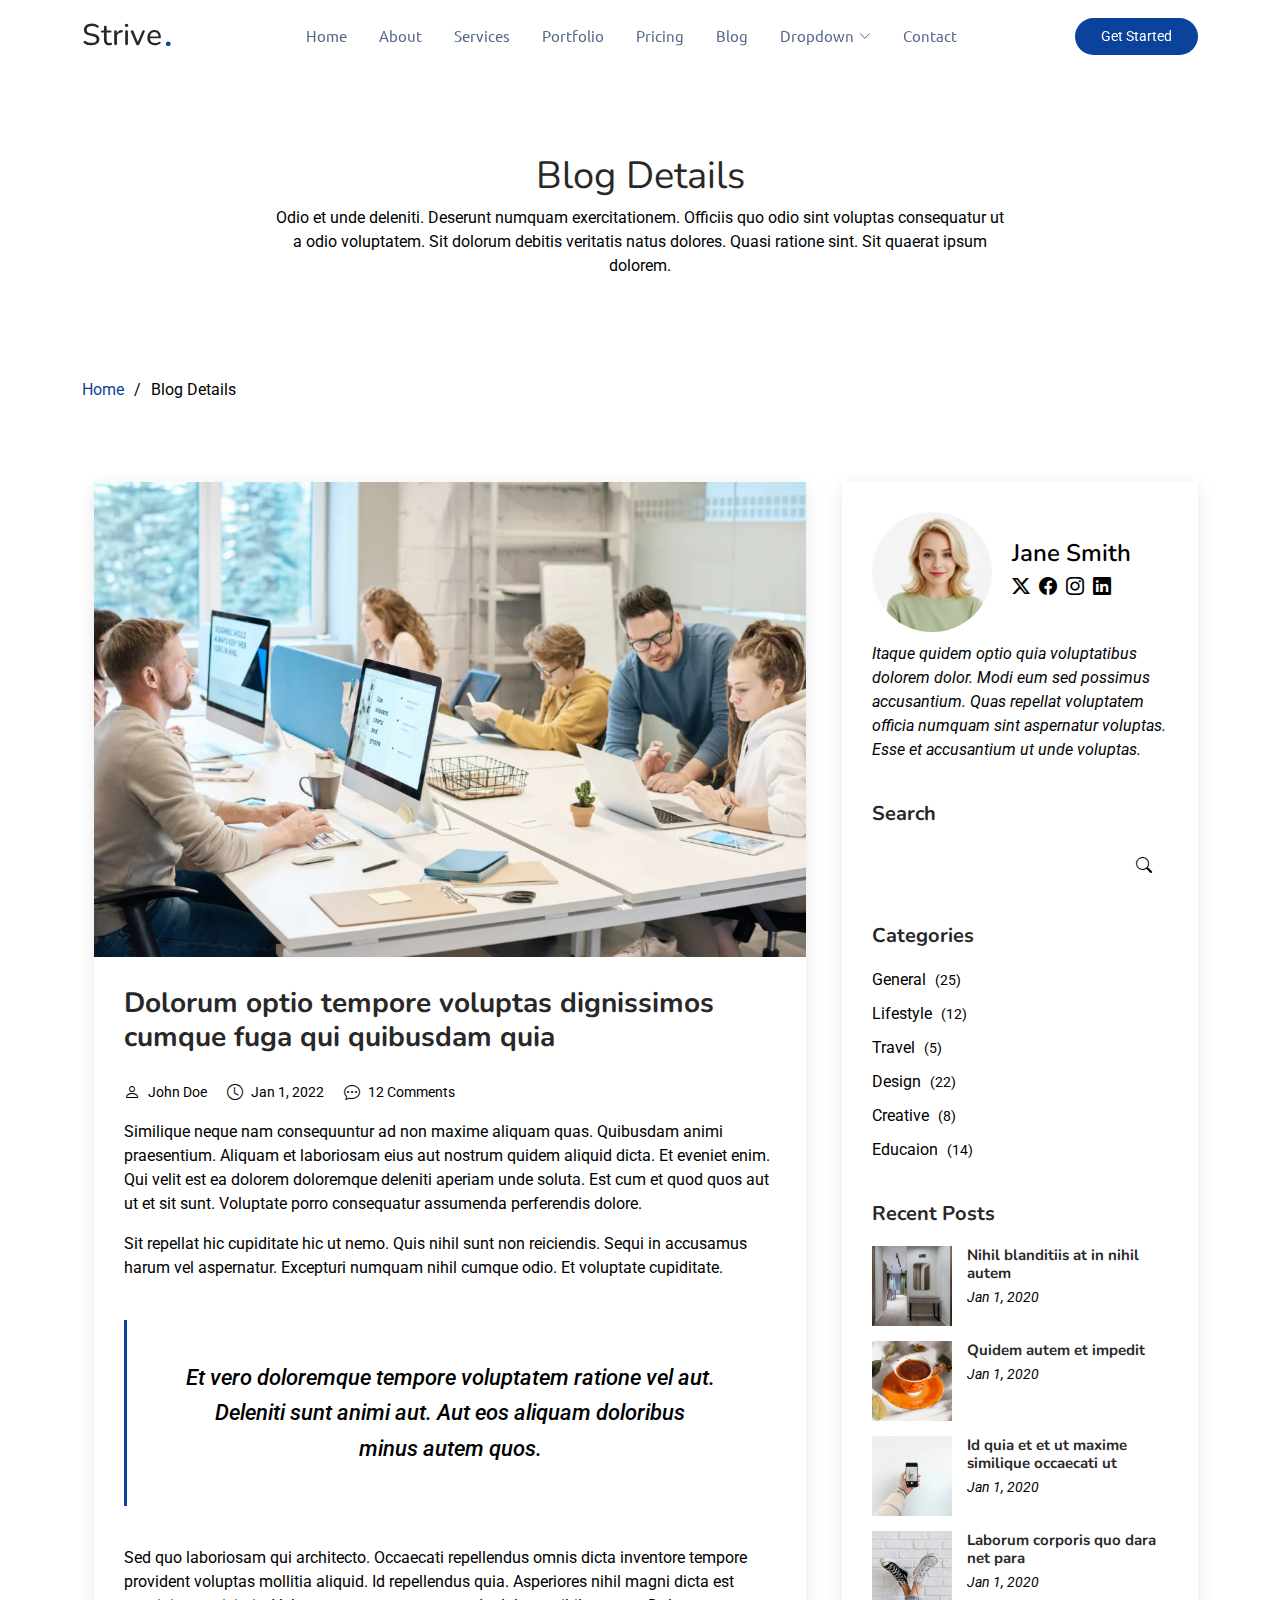
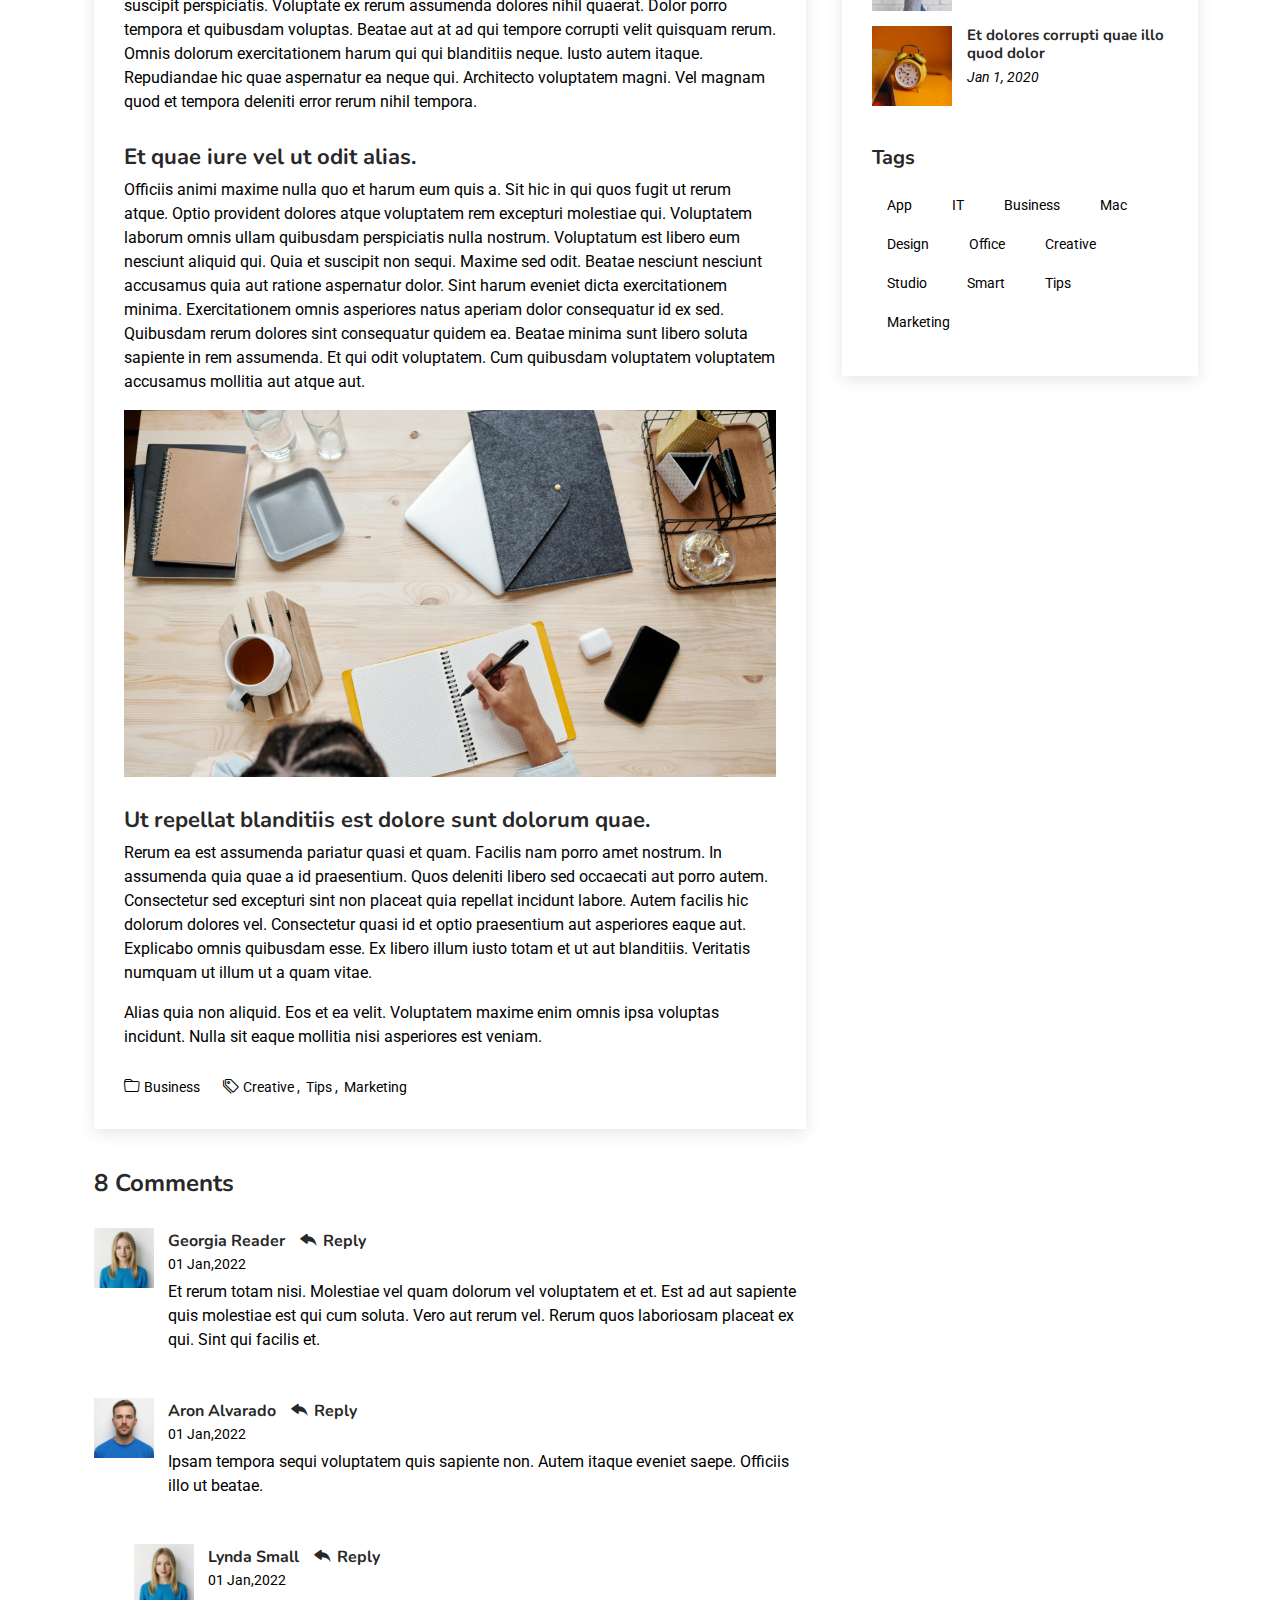
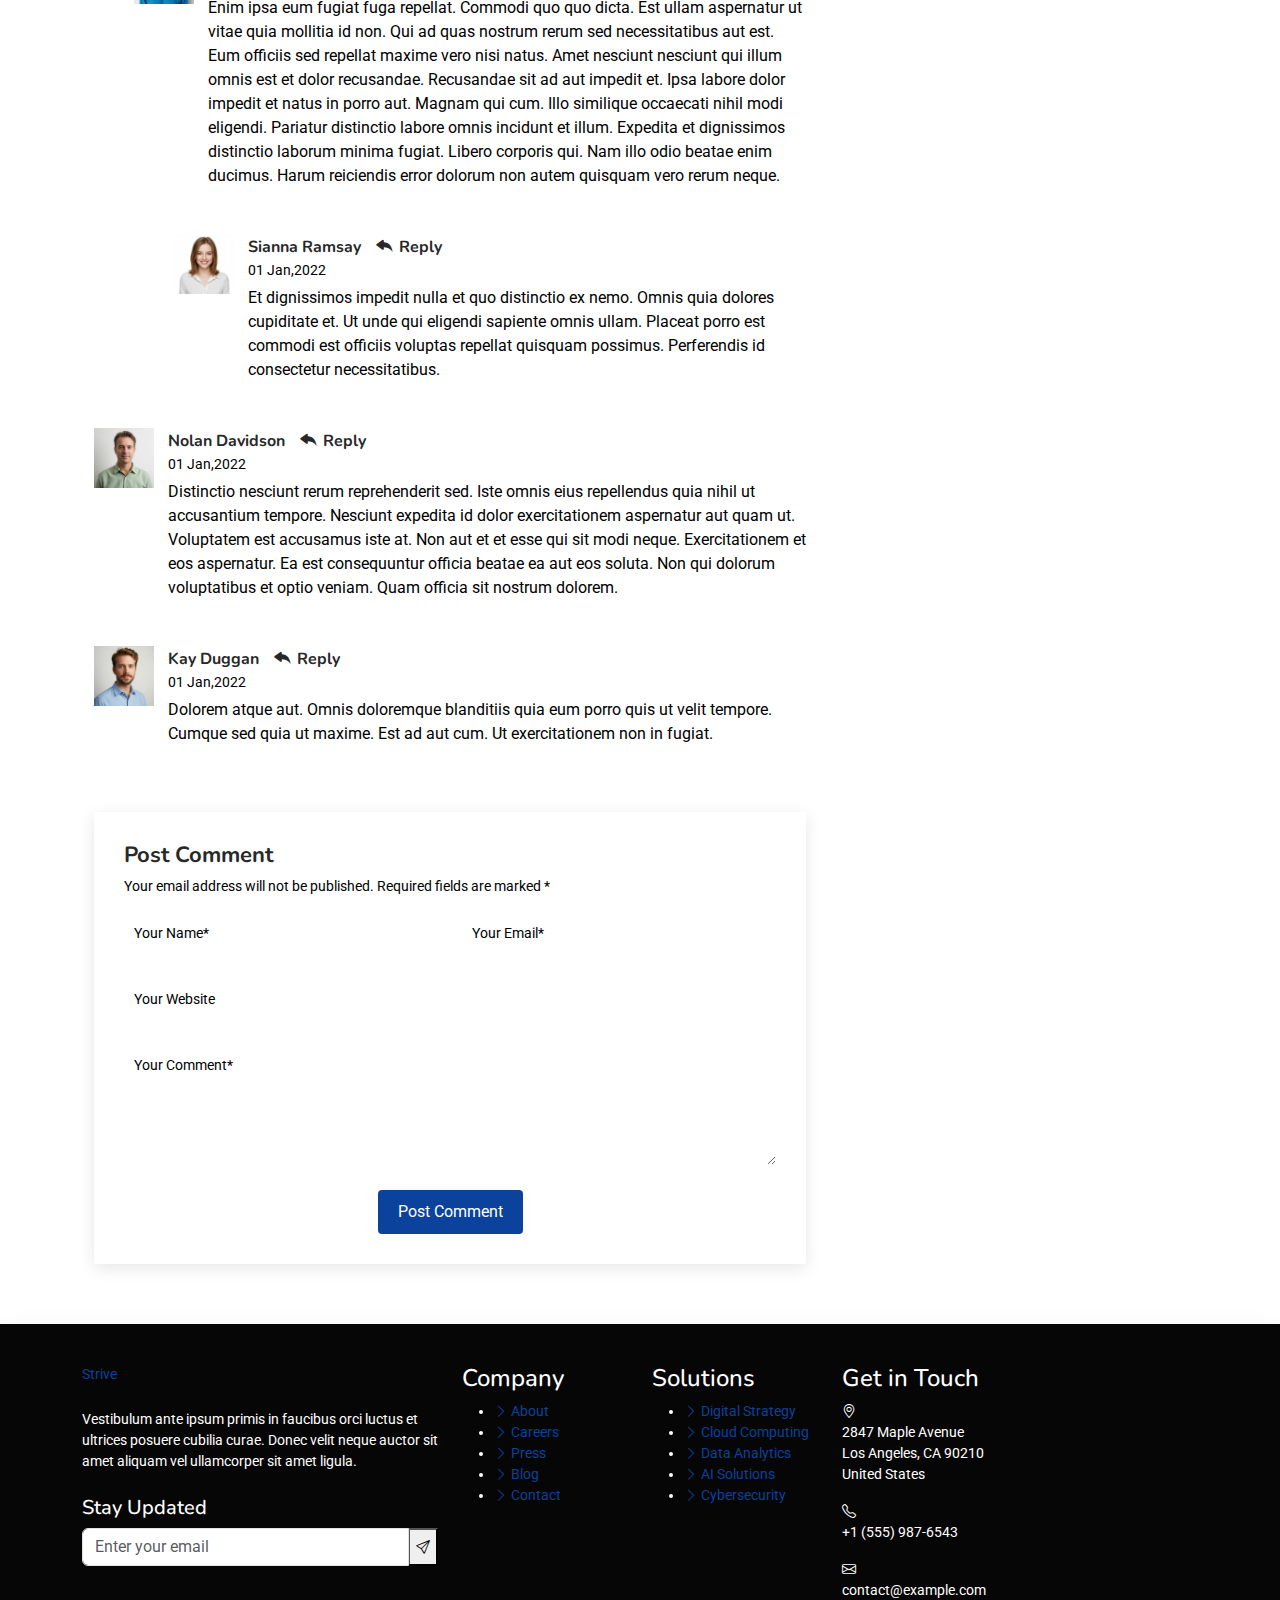
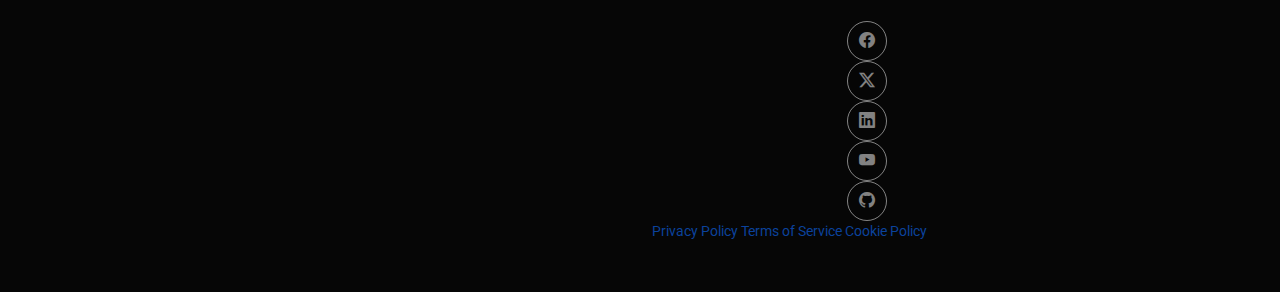
<file: blog-details.html>
<!DOCTYPE html>
<html lang="en">

<head>
  <meta charset="utf-8">
  <meta content="width=device-width, initial-scale=1.0" name="viewport">
  <title>Blog Details - Strive Bootstrap Template</title>
  <meta name="description" content="">
  <meta name="keywords" content="">

  <!-- Favicons -->
  <link href="assets/img/favicon.png" rel="icon">
  <link href="assets/img/apple-touch-icon.png" rel="apple-touch-icon">

  <!-- Fonts -->
  <link href="https://fonts.googleapis.com" rel="preconnect">
  <link href="https://fonts.gstatic.com" rel="preconnect" crossorigin>
  <link href="https://fonts.googleapis.com/css2?family=Roboto:ital,wght@0,100;0,300;0,400;0,500;0,700;0,900;1,100;1,300;1,400;1,500;1,700;1,900&family=Ubuntu:ital,wght@0,300;0,400;0,500;0,700;1,300;1,400;1,500;1,700&family=Nunito:ital,wght@0,200;0,300;0,400;0,500;0,600;0,700;0,800;0,900;1,200;1,300;1,400;1,500;1,600;1,700;1,800;1,900&display=swap" rel="stylesheet">

  <!-- Vendor CSS Files -->
  <link href="assets/vendor/bootstrap/css/bootstrap.min.css" rel="stylesheet">
  <link href="assets/vendor/bootstrap-icons/bootstrap-icons.css" rel="stylesheet">
  <link href="assets/vendor/aos/aos.css" rel="stylesheet">
  <link href="assets/vendor/swiper/swiper-bundle.min.css" rel="stylesheet">
  <link href="assets/vendor/glightbox/css/glightbox.min.css" rel="stylesheet">

  <!-- Main CSS File -->
  <link href="assets/css/main.css" rel="stylesheet">

  <!-- =======================================================
  * Template Name: Strive
  * Template URL: https://bootstrapmade.com/strive-bootstrap-business-template/
  * Updated: Sep 20 2025 with Bootstrap v5.3.8
  * Author: BootstrapMade.com
  * License: https://bootstrapmade.com/license/
  ======================================================== -->
</head>

<body class="blog-details-page">

  <header id="header" class="header d-flex align-items-center sticky-top">
    <div class="container position-relative d-flex align-items-center justify-content-between">

      <a href="index.html" class="logo d-flex align-items-center me-auto me-xl-0">
        <!-- Uncomment the line below if you also wish to use an image logo -->
        <!-- <img src="assets/img/logo.webp" alt=""> -->
        <h1 class="sitename">Strive</h1><span>.</span>
      </a>

      <nav id="navmenu" class="navmenu">
        <ul>
          <li><a href="#hero">Home</a></li>
          <li><a href="#about">About</a></li>
          <li><a href="#services">Services</a></li>
          <li><a href="#portfolio">Portfolio</a></li>
          <li><a href="#pricing">Pricing</a></li>
          <li><a href="blog.html">Blog</a></li>
          <li class="dropdown"><a href="#"><span>Dropdown</span> <i class="bi bi-chevron-down toggle-dropdown"></i></a>
            <ul>
              <li><a href="#">Dropdown 1</a></li>
              <li class="dropdown"><a href="#"><span>Deep Dropdown</span> <i class="bi bi-chevron-down toggle-dropdown"></i></a>
                <ul>
                  <li><a href="#">Deep Dropdown 1</a></li>
                  <li><a href="#">Deep Dropdown 2</a></li>
                  <li><a href="#">Deep Dropdown 3</a></li>
                  <li><a href="#">Deep Dropdown 4</a></li>
                  <li><a href="#">Deep Dropdown 5</a></li>
                </ul>
              </li>
              <li><a href="#">Dropdown 2</a></li>
              <li><a href="#">Dropdown 3</a></li>
              <li><a href="#">Dropdown 4</a></li>
            </ul>
          </li>
          <li><a href="#contact">Contact</a></li>
        </ul>
        <i class="mobile-nav-toggle d-xl-none bi bi-list"></i>
      </nav>

      <a class="cta-btn" href="#about">Get Started</a>

    </div>
  </header>

  <main class="main">

    <!-- Page Title -->
    <div class="page-title">
      <div class="heading">
        <div class="container">
          <div class="row d-flex justify-content-center text-center">
            <div class="col-lg-8">
              <h1 class="heading-title">Blog Details</h1>
              <p class="mb-0">
                Odio et unde deleniti. Deserunt numquam exercitationem. Officiis quo
                odio sint voluptas consequatur ut a odio voluptatem. Sit dolorum
                debitis veritatis natus dolores. Quasi ratione sint. Sit quaerat
                ipsum dolorem.
              </p>
            </div>
          </div>
        </div>
      </div>
      <nav class="breadcrumbs">
        <div class="container">
          <ol>
            <li><a href="index.html">Home</a></li>
            <li class="current">Blog Details</li>
          </ol>
        </div>
      </nav>
    </div><!-- End Page Title -->

    <div class="container">
      <div class="row">

        <div class="col-lg-8">

          <!-- Blog Details Section -->
          <section id="blog-details" class="blog-details section">
            <div class="container">

              <article class="article">

                <div class="post-img">
                  <img src="assets/img/blog/blog-post-1.webp" alt="" class="img-fluid">
                </div>

                <h2 class="title">Dolorum optio tempore voluptas dignissimos cumque fuga qui quibusdam quia</h2>

                <div class="meta-top">
                  <ul>
                    <li class="d-flex align-items-center"><i class="bi bi-person"></i> <a href="blog-details.html">John Doe</a></li>
                    <li class="d-flex align-items-center"><i class="bi bi-clock"></i> <a href="blog-details.html"><time datetime="2020-01-01">Jan 1, 2022</time></a></li>
                    <li class="d-flex align-items-center"><i class="bi bi-chat-dots"></i> <a href="blog-details.html">12 Comments</a></li>
                  </ul>
                </div><!-- End meta top -->

                <div class="content">
                  <p>
                    Similique neque nam consequuntur ad non maxime aliquam quas. Quibusdam animi praesentium. Aliquam et laboriosam eius aut nostrum quidem aliquid dicta.
                    Et eveniet enim. Qui velit est ea dolorem doloremque deleniti aperiam unde soluta. Est cum et quod quos aut ut et sit sunt. Voluptate porro consequatur assumenda perferendis dolore.
                  </p>

                  <p>
                    Sit repellat hic cupiditate hic ut nemo. Quis nihil sunt non reiciendis. Sequi in accusamus harum vel aspernatur. Excepturi numquam nihil cumque odio. Et voluptate cupiditate.
                  </p>

                  <blockquote>
                    <p>
                      Et vero doloremque tempore voluptatem ratione vel aut. Deleniti sunt animi aut. Aut eos aliquam doloribus minus autem quos.
                    </p>
                  </blockquote>

                  <p>
                    Sed quo laboriosam qui architecto. Occaecati repellendus omnis dicta inventore tempore provident voluptas mollitia aliquid. Id repellendus quia. Asperiores nihil magni dicta est suscipit perspiciatis. Voluptate ex rerum assumenda dolores nihil quaerat.
                    Dolor porro tempora et quibusdam voluptas. Beatae aut at ad qui tempore corrupti velit quisquam rerum. Omnis dolorum exercitationem harum qui qui blanditiis neque.
                    Iusto autem itaque. Repudiandae hic quae aspernatur ea neque qui. Architecto voluptatem magni. Vel magnam quod et tempora deleniti error rerum nihil tempora.
                  </p>

                  <h3>Et quae iure vel ut odit alias.</h3>
                  <p>
                    Officiis animi maxime nulla quo et harum eum quis a. Sit hic in qui quos fugit ut rerum atque. Optio provident dolores atque voluptatem rem excepturi molestiae qui. Voluptatem laborum omnis ullam quibusdam perspiciatis nulla nostrum. Voluptatum est libero eum nesciunt aliquid qui.
                    Quia et suscipit non sequi. Maxime sed odit. Beatae nesciunt nesciunt accusamus quia aut ratione aspernatur dolor. Sint harum eveniet dicta exercitationem minima. Exercitationem omnis asperiores natus aperiam dolor consequatur id ex sed. Quibusdam rerum dolores sint consequatur quidem ea.
                    Beatae minima sunt libero soluta sapiente in rem assumenda. Et qui odit voluptatem. Cum quibusdam voluptatem voluptatem accusamus mollitia aut atque aut.
                  </p>
                  <img src="assets/img/blog/blog-hero-2.webp" class="img-fluid" alt="">

                  <h3>Ut repellat blanditiis est dolore sunt dolorum quae.</h3>
                  <p>
                    Rerum ea est assumenda pariatur quasi et quam. Facilis nam porro amet nostrum. In assumenda quia quae a id praesentium. Quos deleniti libero sed occaecati aut porro autem. Consectetur sed excepturi sint non placeat quia repellat incidunt labore. Autem facilis hic dolorum dolores vel.
                    Consectetur quasi id et optio praesentium aut asperiores eaque aut. Explicabo omnis quibusdam esse. Ex libero illum iusto totam et ut aut blanditiis. Veritatis numquam ut illum ut a quam vitae.
                  </p>
                  <p>
                    Alias quia non aliquid. Eos et ea velit. Voluptatem maxime enim omnis ipsa voluptas incidunt. Nulla sit eaque mollitia nisi asperiores est veniam.
                  </p>

                </div><!-- End post content -->

                <div class="meta-bottom">
                  <i class="bi bi-folder"></i>
                  <ul class="cats">
                    <li><a href="#">Business</a></li>
                  </ul>

                  <i class="bi bi-tags"></i>
                  <ul class="tags">
                    <li><a href="#">Creative</a></li>
                    <li><a href="#">Tips</a></li>
                    <li><a href="#">Marketing</a></li>
                  </ul>
                </div><!-- End meta bottom -->

              </article>

            </div>
          </section><!-- /Blog Details Section -->

          <!-- Blog Comments Section -->
          <section id="blog-comments" class="blog-comments section">

            <div class="container">

              <h4 class="comments-count">8 Comments</h4>

              <div id="comment-1" class="comment">
                <div class="d-flex">
                  <div class="comment-img"><img src="assets/img/person/person-f-9.webp" alt=""></div>
                  <div>
                    <h5><a href="">Georgia Reader</a> <a href="#" class="reply"><i class="bi bi-reply-fill"></i> Reply</a></h5>
                    <time datetime="2020-01-01">01 Jan,2022</time>
                    <p>
                      Et rerum totam nisi. Molestiae vel quam dolorum vel voluptatem et et. Est ad aut sapiente quis molestiae est qui cum soluta.
                      Vero aut rerum vel. Rerum quos laboriosam placeat ex qui. Sint qui facilis et.
                    </p>
                  </div>
                </div>
              </div><!-- End comment #1 -->

              <div id="comment-2" class="comment">
                <div class="d-flex">
                  <div class="comment-img"><img src="assets/img/person/person-m-9.webp" alt=""></div>
                  <div>
                    <h5><a href="">Aron Alvarado</a> <a href="#" class="reply"><i class="bi bi-reply-fill"></i> Reply</a></h5>
                    <time datetime="2020-01-01">01 Jan,2022</time>
                    <p>
                      Ipsam tempora sequi voluptatem quis sapiente non. Autem itaque eveniet saepe. Officiis illo ut beatae.
                    </p>
                  </div>
                </div>

                <div id="comment-reply-1" class="comment comment-reply">
                  <div class="d-flex">
                    <div class="comment-img"><img src="assets/img/person/person-f-9.webp" alt=""></div>
                    <div>
                      <h5><a href="">Lynda Small</a> <a href="#" class="reply"><i class="bi bi-reply-fill"></i> Reply</a></h5>
                      <time datetime="2020-01-01">01 Jan,2022</time>
                      <p>
                        Enim ipsa eum fugiat fuga repellat. Commodi quo quo dicta. Est ullam aspernatur ut vitae quia mollitia id non. Qui ad quas nostrum rerum sed necessitatibus aut est. Eum officiis sed repellat maxime vero nisi natus. Amet nesciunt nesciunt qui illum omnis est et dolor recusandae.

                        Recusandae sit ad aut impedit et. Ipsa labore dolor impedit et natus in porro aut. Magnam qui cum. Illo similique occaecati nihil modi eligendi. Pariatur distinctio labore omnis incidunt et illum. Expedita et dignissimos distinctio laborum minima fugiat.

                        Libero corporis qui. Nam illo odio beatae enim ducimus. Harum reiciendis error dolorum non autem quisquam vero rerum neque.
                      </p>
                    </div>
                  </div>

                  <div id="comment-reply-2" class="comment comment-reply">
                    <div class="d-flex">
                      <div class="comment-img"><img src="assets/img/person/person-f-7.webp" alt=""></div>
                      <div>
                        <h5><a href="">Sianna Ramsay</a> <a href="#" class="reply"><i class="bi bi-reply-fill"></i> Reply</a></h5>
                        <time datetime="2020-01-01">01 Jan,2022</time>
                        <p>
                          Et dignissimos impedit nulla et quo distinctio ex nemo. Omnis quia dolores cupiditate et. Ut unde qui eligendi sapiente omnis ullam. Placeat porro est commodi est officiis voluptas repellat quisquam possimus. Perferendis id consectetur necessitatibus.
                        </p>
                      </div>
                    </div>

                  </div><!-- End comment reply #2-->

                </div><!-- End comment reply #1-->

              </div><!-- End comment #2-->

              <div id="comment-3" class="comment">
                <div class="d-flex">
                  <div class="comment-img"><img src="assets/img/person/person-m-6.webp" alt=""></div>
                  <div>
                    <h5><a href="">Nolan Davidson</a> <a href="#" class="reply"><i class="bi bi-reply-fill"></i> Reply</a></h5>
                    <time datetime="2020-01-01">01 Jan,2022</time>
                    <p>
                      Distinctio nesciunt rerum reprehenderit sed. Iste omnis eius repellendus quia nihil ut accusantium tempore. Nesciunt expedita id dolor exercitationem aspernatur aut quam ut. Voluptatem est accusamus iste at.
                      Non aut et et esse qui sit modi neque. Exercitationem et eos aspernatur. Ea est consequuntur officia beatae ea aut eos soluta. Non qui dolorum voluptatibus et optio veniam. Quam officia sit nostrum dolorem.
                    </p>
                  </div>
                </div>

              </div><!-- End comment #3 -->

              <div id="comment-4" class="comment">
                <div class="d-flex">
                  <div class="comment-img"><img src="assets/img/person/person-m-7.webp" alt=""></div>
                  <div>
                    <h5><a href="">Kay Duggan</a> <a href="#" class="reply"><i class="bi bi-reply-fill"></i> Reply</a></h5>
                    <time datetime="2020-01-01">01 Jan,2022</time>
                    <p>
                      Dolorem atque aut. Omnis doloremque blanditiis quia eum porro quis ut velit tempore. Cumque sed quia ut maxime. Est ad aut cum. Ut exercitationem non in fugiat.
                    </p>
                  </div>
                </div>

              </div><!-- End comment #4 -->

            </div>

          </section><!-- /Blog Comments Section -->

          <!-- Comment Form Section -->
          <section id="comment-form" class="comment-form section">
            <div class="container">

              <form action="">

                <h4>Post Comment</h4>
                <p>Your email address will not be published. Required fields are marked * </p>
                <div class="row">
                  <div class="col-md-6 form-group">
                    <input name="name" type="text" class="form-control" placeholder="Your Name*">
                  </div>
                  <div class="col-md-6 form-group">
                    <input name="email" type="text" class="form-control" placeholder="Your Email*">
                  </div>
                </div>
                <div class="row">
                  <div class="col form-group">
                    <input name="website" type="text" class="form-control" placeholder="Your Website">
                  </div>
                </div>
                <div class="row">
                  <div class="col form-group">
                    <textarea name="comment" class="form-control" placeholder="Your Comment*"></textarea>
                  </div>
                </div>

                <div class="text-center">
                  <button type="submit" class="btn btn-primary">Post Comment</button>
                </div>

              </form>

            </div>
          </section><!-- /Comment Form Section -->

        </div>

        <div class="col-lg-4 sidebar">

          <div class="widgets-container">

            <!-- Blog Author Widget -->
            <div class="blog-author-widget widget-item">

              <div class="d-flex flex-column align-items-center">
                <div class="d-flex align-items-center w-100">
                  <img src="assets/img/person/person-f-12.webp" class="rounded-circle flex-shrink-0" alt="">
                  <div>
                    <h4>Jane Smith</h4>
                    <div class="social-links">
                      <a href="https://x.com/#"><i class="bi bi-twitter-x"></i></a>
                      <a href="https://facebook.com/#"><i class="bi bi-facebook"></i></a>
                      <a href="https://instagram.com/#"><i class="biu bi-instagram"></i></a>
                      <a href="https://instagram.com/#"><i class="biu bi-linkedin"></i></a>
                    </div>
                  </div>
                </div>

                <p>
                  Itaque quidem optio quia voluptatibus dolorem dolor. Modi eum sed possimus accusantium. Quas repellat voluptatem officia numquam sint aspernatur voluptas. Esse et accusantium ut unde voluptas.
                </p>

              </div>

            </div><!--/Blog Author Widget -->

            <!-- Search Widget -->
            <div class="search-widget widget-item">

              <h3 class="widget-title">Search</h3>
              <form action="">
                <input type="text">
                <button type="submit" title="Search"><i class="bi bi-search"></i></button>
              </form>

            </div><!--/Search Widget -->

            <!-- Categories Widget -->
            <div class="categories-widget widget-item">

              <h3 class="widget-title">Categories</h3>
              <ul class="mt-3">
                <li><a href="#">General <span>(25)</span></a></li>
                <li><a href="#">Lifestyle <span>(12)</span></a></li>
                <li><a href="#">Travel <span>(5)</span></a></li>
                <li><a href="#">Design <span>(22)</span></a></li>
                <li><a href="#">Creative <span>(8)</span></a></li>
                <li><a href="#">Educaion <span>(14)</span></a></li>
              </ul>

            </div><!--/Categories Widget -->

            <!-- Recent Posts Widget -->
            <div class="recent-posts-widget widget-item">

              <h3 class="widget-title">Recent Posts</h3>

              <div class="post-item">
                <img src="assets/img/blog/blog-post-square-1.webp" alt="" class="flex-shrink-0">
                <div>
                  <h4><a href="blog-details.html">Nihil blanditiis at in nihil autem</a></h4>
                  <time datetime="2020-01-01">Jan 1, 2020</time>
                </div>
              </div><!-- End recent post item-->

              <div class="post-item">
                <img src="assets/img/blog/blog-post-square-2.webp" alt="" class="flex-shrink-0">
                <div>
                  <h4><a href="blog-details.html">Quidem autem et impedit</a></h4>
                  <time datetime="2020-01-01">Jan 1, 2020</time>
                </div>
              </div><!-- End recent post item-->

              <div class="post-item">
                <img src="assets/img/blog/blog-post-square-3.webp" alt="" class="flex-shrink-0">
                <div>
                  <h4><a href="blog-details.html">Id quia et et ut maxime similique occaecati ut</a></h4>
                  <time datetime="2020-01-01">Jan 1, 2020</time>
                </div>
              </div><!-- End recent post item-->

              <div class="post-item">
                <img src="assets/img/blog/blog-post-square-4.webp" alt="" class="flex-shrink-0">
                <div>
                  <h4><a href="blog-details.html">Laborum corporis quo dara net para</a></h4>
                  <time datetime="2020-01-01">Jan 1, 2020</time>
                </div>
              </div><!-- End recent post item-->

              <div class="post-item">
                <img src="assets/img/blog/blog-post-square-5.webp" alt="" class="flex-shrink-0">
                <div>
                  <h4><a href="blog-details.html">Et dolores corrupti quae illo quod dolor</a></h4>
                  <time datetime="2020-01-01">Jan 1, 2020</time>
                </div>
              </div><!-- End recent post item-->

            </div><!--/Recent Posts Widget -->

            <!-- Tags Widget -->
            <div class="tags-widget widget-item">

              <h3 class="widget-title">Tags</h3>
              <ul>
                <li><a href="#">App</a></li>
                <li><a href="#">IT</a></li>
                <li><a href="#">Business</a></li>
                <li><a href="#">Mac</a></li>
                <li><a href="#">Design</a></li>
                <li><a href="#">Office</a></li>
                <li><a href="#">Creative</a></li>
                <li><a href="#">Studio</a></li>
                <li><a href="#">Smart</a></li>
                <li><a href="#">Tips</a></li>
                <li><a href="#">Marketing</a></li>
              </ul>

            </div><!--/Tags Widget -->

          </div>

        </div>

      </div>
    </div>

  </main>

  <footer id="footer" class="footer dark-background">

    <div class="container">
      <div class="row gy-5">

        <div class="col-lg-4">
          <div class="footer-content">
            <a href="index.html" class="logo d-flex align-items-center mb-4">
              <span class="sitename">Strive</span>
            </a>
            <p class="mb-4">Vestibulum ante ipsum primis in faucibus orci luctus et ultrices posuere cubilia curae. Donec velit neque auctor sit amet aliquam vel ullamcorper sit amet ligula.</p>

            <div class="newsletter-form">
              <h5>Stay Updated</h5>
              <form action="forms/newsletter.php" method="post" class="php-email-form">
                <div class="input-group">
                  <input type="email" name="email" class="form-control" placeholder="Enter your email" required="">
                  <button type="submit" class="btn-subscribe">
                    <i class="bi bi-send"></i>
                  </button>
                </div>
                <div class="loading">Loading</div>
                <div class="error-message"></div>
                <div class="sent-message">Thank you for subscribing!</div>
              </form>
            </div>
          </div>
        </div>

        <div class="col-lg-2 col-6">
          <div class="footer-links">
            <h4>Company</h4>
            <ul>
              <li><a href="#"><i class="bi bi-chevron-right"></i> About</a></li>
              <li><a href="#"><i class="bi bi-chevron-right"></i> Careers</a></li>
              <li><a href="#"><i class="bi bi-chevron-right"></i> Press</a></li>
              <li><a href="#"><i class="bi bi-chevron-right"></i> Blog</a></li>
              <li><a href="#"><i class="bi bi-chevron-right"></i> Contact</a></li>
            </ul>
          </div>
        </div>

        <div class="col-lg-2 col-6">
          <div class="footer-links">
            <h4>Solutions</h4>
            <ul>
              <li><a href="#"><i class="bi bi-chevron-right"></i> Digital Strategy</a></li>
              <li><a href="#"><i class="bi bi-chevron-right"></i> Cloud Computing</a></li>
              <li><a href="#"><i class="bi bi-chevron-right"></i> Data Analytics</a></li>
              <li><a href="#"><i class="bi bi-chevron-right"></i> AI Solutions</a></li>
              <li><a href="#"><i class="bi bi-chevron-right"></i> Cybersecurity</a></li>
            </ul>
          </div>
        </div>

        <div class="col-lg-4">
          <div class="footer-contact">
            <h4>Get in Touch</h4>
            <div class="contact-item">
              <div class="contact-icon">
                <i class="bi bi-geo-alt"></i>
              </div>
              <div class="contact-info">
                <p>2847 Maple Avenue<br>Los Angeles, CA 90210<br>United States</p>
              </div>
            </div>

            <div class="contact-item">
              <div class="contact-icon">
                <i class="bi bi-telephone"></i>
              </div>
              <div class="contact-info">
                <p>+1 (555) 987-6543</p>
              </div>
            </div>

            <div class="contact-item">
              <div class="contact-icon">
                <i class="bi bi-envelope"></i>
              </div>
              <div class="contact-info">
                <p>contact@example.com</p>
              </div>
            </div>

            <div class="social-links">
              <a href="#"><i class="bi bi-facebook"></i></a>
              <a href="#"><i class="bi bi-twitter-x"></i></a>
              <a href="#"><i class="bi bi-linkedin"></i></a>
              <a href="#"><i class="bi bi-youtube"></i></a>
              <a href="#"><i class="bi bi-github"></i></a>
            </div>
          </div>
        </div>

      </div>
    </div>

    <div class="footer-bottom">
      <div class="container">
        <div class="row align-items-center">
          <div class="col-lg-6">
            <div class="copyright">
              <p>© <span>Copyright</span> <strong class="px-1 sitename">Strive</strong> <span>All Rights Reserved</span></p>
            </div>
          </div>
          <div class="col-lg-6">
            <div class="footer-bottom-links">
              <a href="#">Privacy Policy</a>
              <a href="#">Terms of Service</a>
              <a href="#">Cookie Policy</a>
            </div>
            <div class="credits">
              <!-- All the links in the footer should remain intact. -->
              <!-- You can delete the links only if you've purchased the pro version. -->
              <!-- Licensing information: https://bootstrapmade.com/license/ -->
              <!-- Purchase the pro version with working PHP/AJAX contact form: [buy-url] -->
              Designed by <a href="https://bootstrapmade.com/">BootstrapMade</a>
            </div>
          </div>
        </div>
      </div>
    </div>

  </footer>

  <!-- Scroll Top -->
  <a href="#" id="scroll-top" class="scroll-top d-flex align-items-center justify-content-center"><i class="bi bi-arrow-up-short"></i></a>

  <!-- Preloader -->
  <div id="preloader"></div>

  <!-- Vendor JS Files -->
  <script src="assets/vendor/bootstrap/js/bootstrap.bundle.min.js"></script>
  <script src="assets/vendor/php-email-form/validate.js"></script>
  <script src="assets/vendor/aos/aos.js"></script>
  <script src="assets/vendor/swiper/swiper-bundle.min.js"></script>
  <script src="assets/vendor/purecounter/purecounter_vanilla.js"></script>
  <script src="assets/vendor/imagesloaded/imagesloaded.pkgd.min.js"></script>
  <script src="assets/vendor/isotope-layout/isotope.pkgd.min.js"></script>
  <script src="assets/vendor/glightbox/js/glightbox.min.js"></script>

  <!-- Main JS File -->
  <script src="assets/js/main.js"></script>

</body>

</html>
</file>
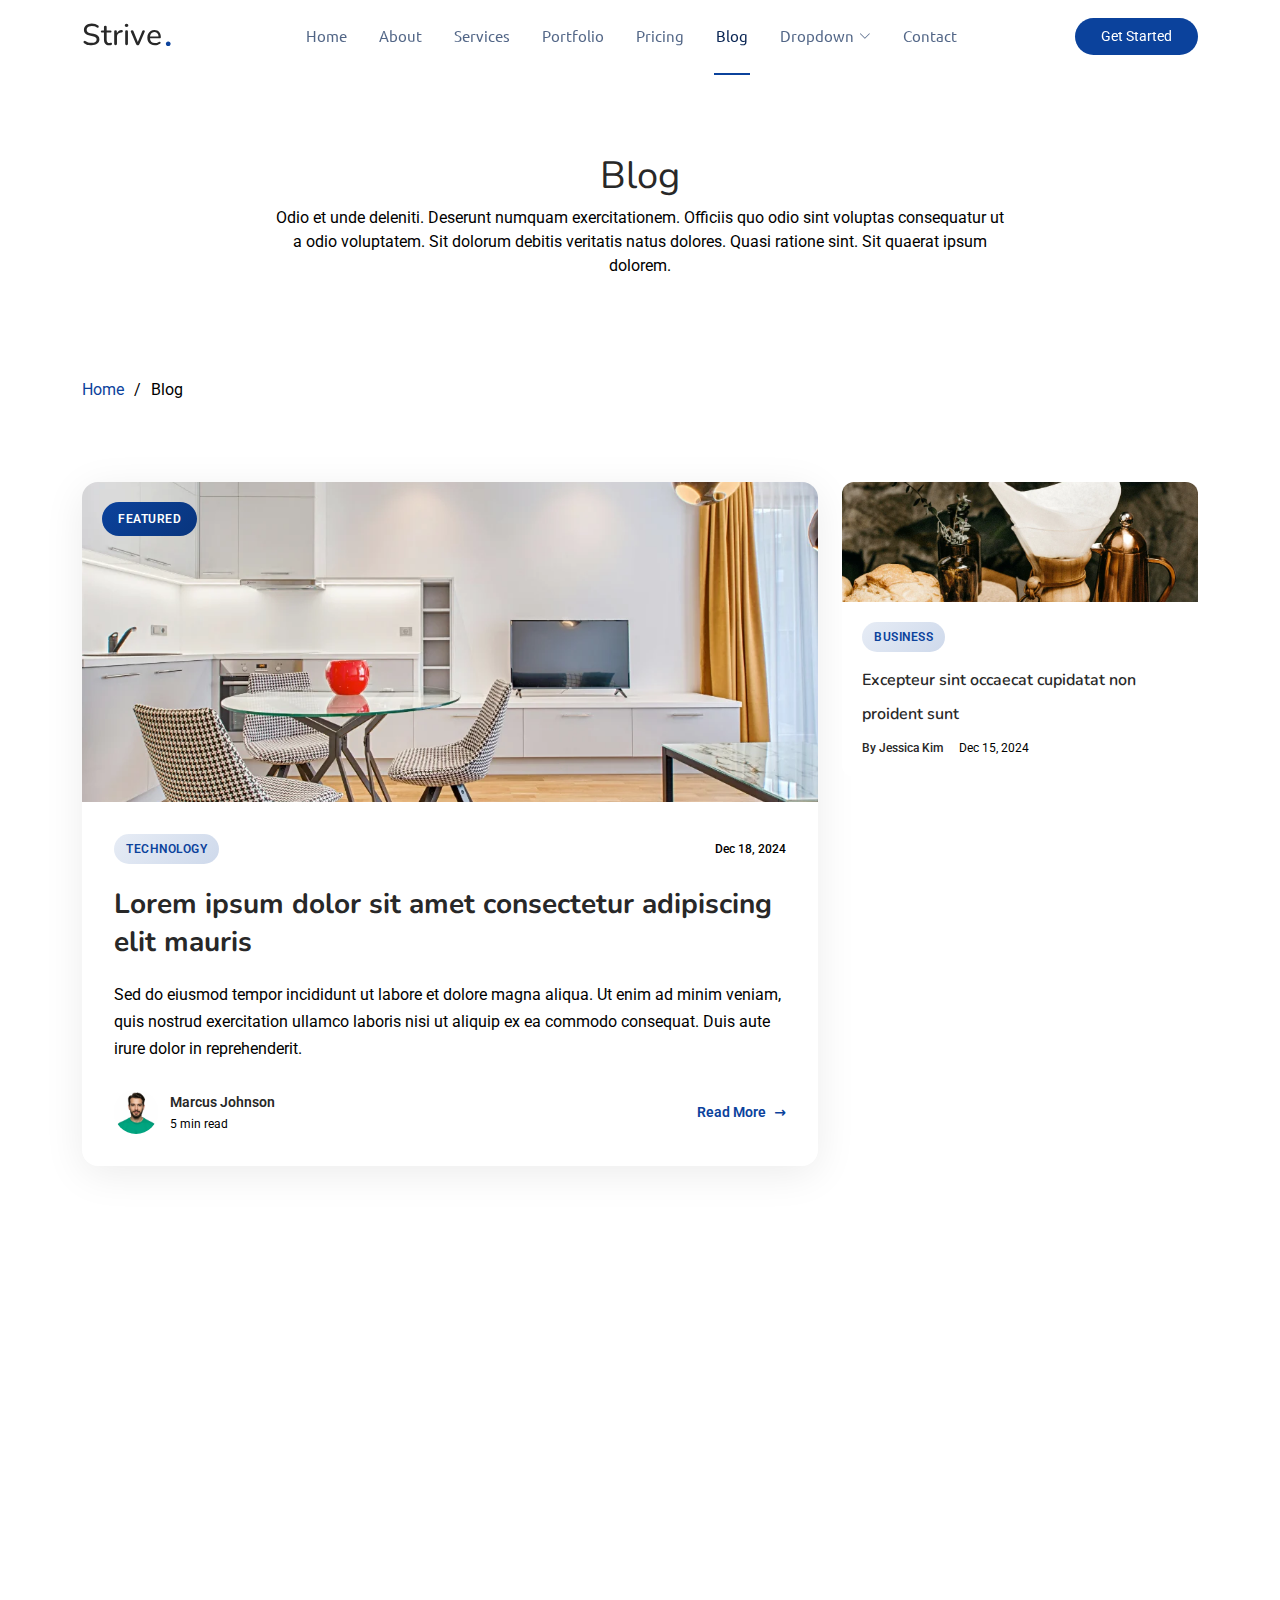
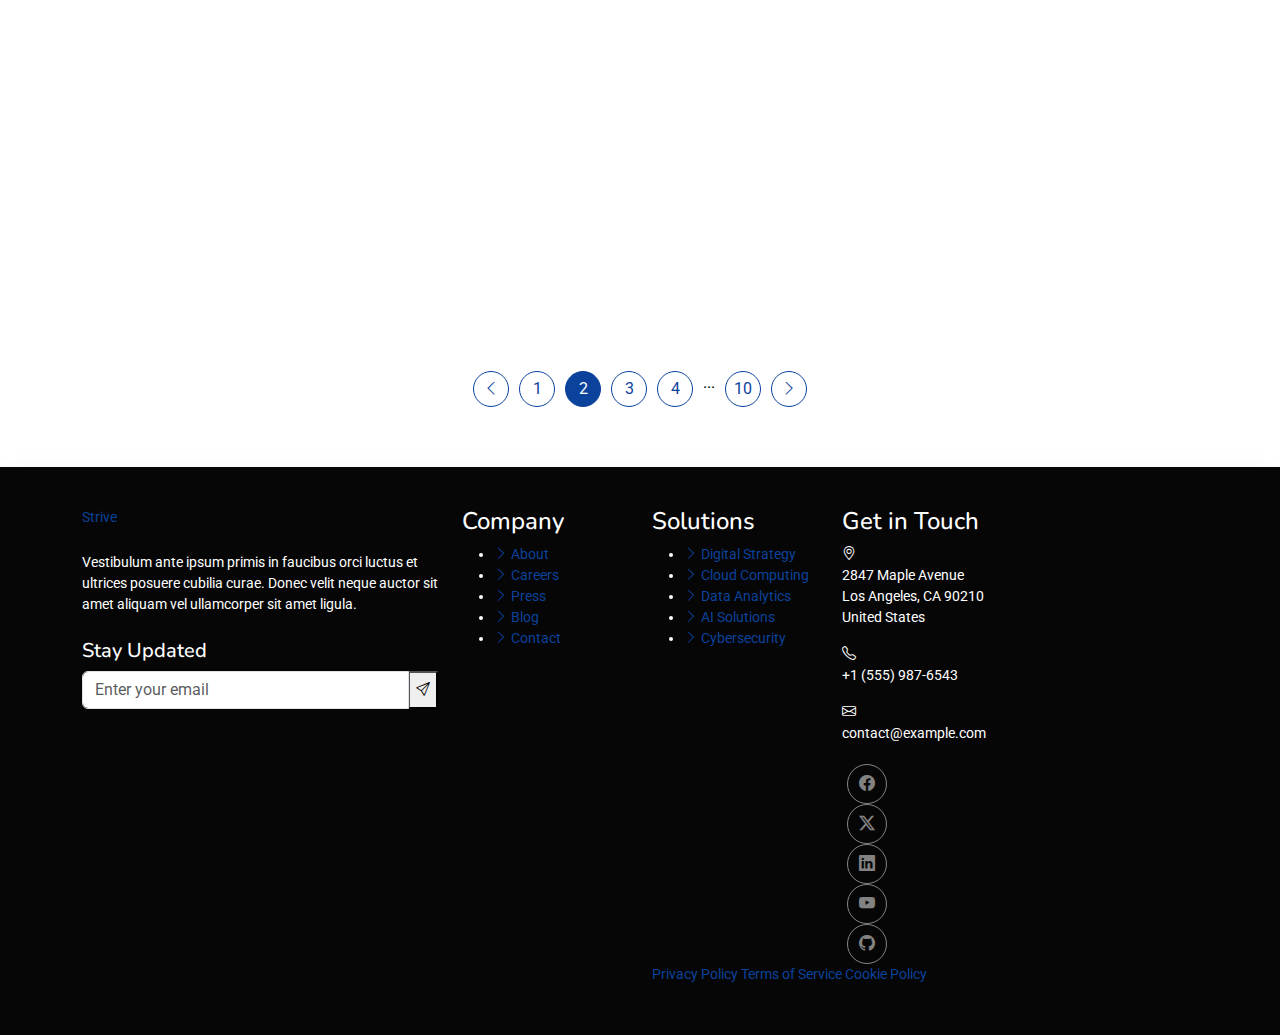
<file: blog.html>
<!DOCTYPE html>
<html lang="en">

<head>
  <meta charset="utf-8">
  <meta content="width=device-width, initial-scale=1.0" name="viewport">
  <title>Blog - Strive Bootstrap Template</title>
  <meta name="description" content="">
  <meta name="keywords" content="">

  <!-- Favicons -->
  <link href="assets/img/favicon.png" rel="icon">
  <link href="assets/img/apple-touch-icon.png" rel="apple-touch-icon">

  <!-- Fonts -->
  <link href="https://fonts.googleapis.com" rel="preconnect">
  <link href="https://fonts.gstatic.com" rel="preconnect" crossorigin>
  <link href="https://fonts.googleapis.com/css2?family=Roboto:ital,wght@0,100;0,300;0,400;0,500;0,700;0,900;1,100;1,300;1,400;1,500;1,700;1,900&family=Ubuntu:ital,wght@0,300;0,400;0,500;0,700;1,300;1,400;1,500;1,700&family=Nunito:ital,wght@0,200;0,300;0,400;0,500;0,600;0,700;0,800;0,900;1,200;1,300;1,400;1,500;1,600;1,700;1,800;1,900&display=swap" rel="stylesheet">

  <!-- Vendor CSS Files -->
  <link href="assets/vendor/bootstrap/css/bootstrap.min.css" rel="stylesheet">
  <link href="assets/vendor/bootstrap-icons/bootstrap-icons.css" rel="stylesheet">
  <link href="assets/vendor/aos/aos.css" rel="stylesheet">
  <link href="assets/vendor/swiper/swiper-bundle.min.css" rel="stylesheet">
  <link href="assets/vendor/glightbox/css/glightbox.min.css" rel="stylesheet">

  <!-- Main CSS File -->
  <link href="assets/css/main.css" rel="stylesheet">

  <!-- =======================================================
  * Template Name: Strive
  * Template URL: https://bootstrapmade.com/strive-bootstrap-business-template/
  * Updated: Sep 20 2025 with Bootstrap v5.3.8
  * Author: BootstrapMade.com
  * License: https://bootstrapmade.com/license/
  ======================================================== -->
</head>

<body class="blog-page">

  <header id="header" class="header d-flex align-items-center sticky-top">
    <div class="container position-relative d-flex align-items-center justify-content-between">

      <a href="index.html" class="logo d-flex align-items-center me-auto me-xl-0">
        <!-- Uncomment the line below if you also wish to use an image logo -->
        <!-- <img src="assets/img/logo.webp" alt=""> -->
        <h1 class="sitename">Strive</h1><span>.</span>
      </a>

      <nav id="navmenu" class="navmenu">
        <ul>
          <li><a href="#hero">Home</a></li>
          <li><a href="#about">About</a></li>
          <li><a href="#services">Services</a></li>
          <li><a href="#portfolio">Portfolio</a></li>
          <li><a href="#pricing">Pricing</a></li>
          <li><a href="blog.html" class="active">Blog</a></li>
          <li class="dropdown"><a href="#"><span>Dropdown</span> <i class="bi bi-chevron-down toggle-dropdown"></i></a>
            <ul>
              <li><a href="#">Dropdown 1</a></li>
              <li class="dropdown"><a href="#"><span>Deep Dropdown</span> <i class="bi bi-chevron-down toggle-dropdown"></i></a>
                <ul>
                  <li><a href="#">Deep Dropdown 1</a></li>
                  <li><a href="#">Deep Dropdown 2</a></li>
                  <li><a href="#">Deep Dropdown 3</a></li>
                  <li><a href="#">Deep Dropdown 4</a></li>
                  <li><a href="#">Deep Dropdown 5</a></li>
                </ul>
              </li>
              <li><a href="#">Dropdown 2</a></li>
              <li><a href="#">Dropdown 3</a></li>
              <li><a href="#">Dropdown 4</a></li>
            </ul>
          </li>
          <li><a href="#contact">Contact</a></li>
        </ul>
        <i class="mobile-nav-toggle d-xl-none bi bi-list"></i>
      </nav>

      <a class="cta-btn" href="#about">Get Started</a>

    </div>
  </header>

  <main class="main">

    <!-- Page Title -->
    <div class="page-title">
      <div class="heading">
        <div class="container">
          <div class="row d-flex justify-content-center text-center">
            <div class="col-lg-8">
              <h1 class="heading-title">Blog</h1>
              <p class="mb-0">
                Odio et unde deleniti. Deserunt numquam exercitationem. Officiis quo
                odio sint voluptas consequatur ut a odio voluptatem. Sit dolorum
                debitis veritatis natus dolores. Quasi ratione sint. Sit quaerat
                ipsum dolorem.
              </p>
            </div>
          </div>
        </div>
      </div>
      <nav class="breadcrumbs">
        <div class="container">
          <ol>
            <li><a href="index.html">Home</a></li>
            <li class="current">Blog</li>
          </ol>
        </div>
      </nav>
    </div><!-- End Page Title -->

    <!-- Blog Posts Section -->
    <section id="blog-posts" class="blog-posts section">

      <div class="container" data-aos="fade-up" data-aos-delay="100">

        <div class="row">

          <div class="col-lg-8" data-aos="fade-up" data-aos-delay="100">
            <article class="featured-post">
              <div class="featured-img">
                <img src="assets/img/blog/blog-post-7.webp" alt="" class="img-fluid" loading="lazy">
                <div class="featured-badge">Featured</div>
              </div>

              <div class="featured-content">
                <div class="post-header">
                  <a href="#" class="category">Technology</a>
                  <span class="post-date">Dec 18, 2024</span>
                </div>

                <h2 class="post-title">
                  <a href="#">Lorem ipsum dolor sit amet consectetur adipiscing elit mauris</a>
                </h2>

                <p class="post-excerpt">
                  Sed do eiusmod tempor incididunt ut labore et dolore magna aliqua. Ut enim ad minim veniam, quis nostrud exercitation ullamco laboris nisi ut aliquip ex ea commodo consequat. Duis aute irure dolor in reprehenderit.
                </p>

                <div class="post-footer">
                  <div class="author-info">
                    <img src="assets/img/person/person-m-8.webp" alt="" class="author-avatar">
                    <div class="author-details">
                      <span class="author-name">Marcus Johnson</span>
                      <span class="read-time">5 min read</span>
                    </div>
                  </div>
                  <a href="#" class="read-more">Read More</a>
                </div>
              </div>
            </article>

            <article class="featured-post" data-aos="fade-up" data-aos-delay="400">
              <div class="featured-img">
                <img src="assets/img/blog/blog-post-3.webp" alt="" class="img-fluid" loading="lazy">
                <div class="featured-badge">Featured</div>
              </div>

              <div class="featured-content">
                <div class="post-header">
                  <a href="#" class="category">Innovation</a>
                  <span class="post-date">Dec 16, 2024</span>
                </div>

                <h2 class="post-title">
                  <a href="#">Quis autem vel eum iure reprehenderit qui in ea voluptate velit esse</a>
                </h2>

                <p class="post-excerpt">
                  At vero eos et accusamus et iusto odio dignissimos ducimus qui blanditiis praesentium voluptatum deleniti atque corrupti quos dolores et quas molestias excepturi sint occaecati cupiditate non provident.
                </p>

                <div class="post-footer">
                  <div class="author-info">
                    <img src="assets/img/person/person-f-7.webp" alt="" class="author-avatar">
                    <div class="author-details">
                      <span class="author-name">Emma Rodriguez</span>
                      <span class="read-time">7 min read</span>
                    </div>
                  </div>
                  <a href="#" class="read-more">Read More</a>
                </div>
              </div>
            </article>
          </div><!-- End featured post -->

          <div class="col-lg-4">

            <article class="recent-post" data-aos="fade-up" data-aos-delay="200">
              <div class="recent-img">
                <img src="assets/img/blog/blog-post-5.webp" alt="" class="img-fluid" loading="lazy">
              </div>
              <div class="recent-content">
                <a href="#" class="category">Business</a>
                <h3 class="recent-title">
                  <a href="#">Excepteur sint occaecat cupidatat non proident sunt</a>
                </h3>
                <div class="recent-meta">
                  <span class="author">By Jessica Kim</span>
                  <span class="date">Dec 15, 2024</span>
                </div>
              </div>
            </article><!-- End recent post -->

            <article class="recent-post" data-aos="fade-up" data-aos-delay="250">
              <div class="recent-img">
                <img src="assets/img/blog/blog-post-9.webp" alt="" class="img-fluid" loading="lazy">
              </div>
              <div class="recent-content">
                <a href="#" class="category">Marketing</a>
                <h3 class="recent-title">
                  <a href="#">Voluptate velit esse cillum dolore eu fugiat nulla</a>
                </h3>
                <div class="recent-meta">
                  <span class="author">By David Park</span>
                  <span class="date">Dec 12, 2024</span>
                </div>
              </div>
            </article><!-- End recent post -->

            <article class="recent-post" data-aos="fade-up" data-aos-delay="300">
              <div class="recent-img">
                <img src="assets/img/blog/blog-post-6.webp" alt="" class="img-fluid" loading="lazy">
              </div>
              <div class="recent-content">
                <a href="#" class="category">Design</a>
                <h3 class="recent-title">
                  <a href="#">Pariatur consectetur adipiscing elit sed do eiusmod</a>
                </h3>
                <div class="recent-meta">
                  <span class="author">By Sarah Miller</span>
                  <span class="date">Dec 10, 2024</span>
                </div>
              </div>
            </article><!-- End recent post -->

            <article class="recent-post" data-aos="fade-up" data-aos-delay="350">
              <div class="recent-img">
                <img src="assets/img/blog/blog-post-8.webp" alt="" class="img-fluid" loading="lazy">
              </div>
              <div class="recent-content">
                <a href="#" class="category">Tech</a>
                <h3 class="recent-title">
                  <a href="#">Magna aliquam erat volutpat consectetur adipiscing</a>
                </h3>
                <div class="recent-meta">
                  <span class="author">By Alex Chen</span>
                  <span class="date">Dec 8, 2024</span>
                </div>
              </div>
            </article><!-- End recent post -->

          </div>

        </div>

      </div>

    </section><!-- /Blog Posts Section -->

    <!-- Blog Pagination Section -->
    <section id="blog-pagination" class="blog-pagination section">

      <div class="container">
        <div class="d-flex justify-content-center">
          <ul>
            <li><a href="#"><i class="bi bi-chevron-left"></i></a></li>
            <li><a href="#">1</a></li>
            <li><a href="#" class="active">2</a></li>
            <li><a href="#">3</a></li>
            <li><a href="#">4</a></li>
            <li>...</li>
            <li><a href="#">10</a></li>
            <li><a href="#"><i class="bi bi-chevron-right"></i></a></li>
          </ul>
        </div>
      </div>

    </section><!-- /Blog Pagination Section -->

  </main>

  <footer id="footer" class="footer dark-background">

    <div class="container">
      <div class="row gy-5">

        <div class="col-lg-4">
          <div class="footer-content">
            <a href="index.html" class="logo d-flex align-items-center mb-4">
              <span class="sitename">Strive</span>
            </a>
            <p class="mb-4">Vestibulum ante ipsum primis in faucibus orci luctus et ultrices posuere cubilia curae. Donec velit neque auctor sit amet aliquam vel ullamcorper sit amet ligula.</p>

            <div class="newsletter-form">
              <h5>Stay Updated</h5>
              <form action="forms/newsletter.php" method="post" class="php-email-form">
                <div class="input-group">
                  <input type="email" name="email" class="form-control" placeholder="Enter your email" required="">
                  <button type="submit" class="btn-subscribe">
                    <i class="bi bi-send"></i>
                  </button>
                </div>
                <div class="loading">Loading</div>
                <div class="error-message"></div>
                <div class="sent-message">Thank you for subscribing!</div>
              </form>
            </div>
          </div>
        </div>

        <div class="col-lg-2 col-6">
          <div class="footer-links">
            <h4>Company</h4>
            <ul>
              <li><a href="#"><i class="bi bi-chevron-right"></i> About</a></li>
              <li><a href="#"><i class="bi bi-chevron-right"></i> Careers</a></li>
              <li><a href="#"><i class="bi bi-chevron-right"></i> Press</a></li>
              <li><a href="#"><i class="bi bi-chevron-right"></i> Blog</a></li>
              <li><a href="#"><i class="bi bi-chevron-right"></i> Contact</a></li>
            </ul>
          </div>
        </div>

        <div class="col-lg-2 col-6">
          <div class="footer-links">
            <h4>Solutions</h4>
            <ul>
              <li><a href="#"><i class="bi bi-chevron-right"></i> Digital Strategy</a></li>
              <li><a href="#"><i class="bi bi-chevron-right"></i> Cloud Computing</a></li>
              <li><a href="#"><i class="bi bi-chevron-right"></i> Data Analytics</a></li>
              <li><a href="#"><i class="bi bi-chevron-right"></i> AI Solutions</a></li>
              <li><a href="#"><i class="bi bi-chevron-right"></i> Cybersecurity</a></li>
            </ul>
          </div>
        </div>

        <div class="col-lg-4">
          <div class="footer-contact">
            <h4>Get in Touch</h4>
            <div class="contact-item">
              <div class="contact-icon">
                <i class="bi bi-geo-alt"></i>
              </div>
              <div class="contact-info">
                <p>2847 Maple Avenue<br>Los Angeles, CA 90210<br>United States</p>
              </div>
            </div>

            <div class="contact-item">
              <div class="contact-icon">
                <i class="bi bi-telephone"></i>
              </div>
              <div class="contact-info">
                <p>+1 (555) 987-6543</p>
              </div>
            </div>

            <div class="contact-item">
              <div class="contact-icon">
                <i class="bi bi-envelope"></i>
              </div>
              <div class="contact-info">
                <p>contact@example.com</p>
              </div>
            </div>

            <div class="social-links">
              <a href="#"><i class="bi bi-facebook"></i></a>
              <a href="#"><i class="bi bi-twitter-x"></i></a>
              <a href="#"><i class="bi bi-linkedin"></i></a>
              <a href="#"><i class="bi bi-youtube"></i></a>
              <a href="#"><i class="bi bi-github"></i></a>
            </div>
          </div>
        </div>

      </div>
    </div>

    <div class="footer-bottom">
      <div class="container">
        <div class="row align-items-center">
          <div class="col-lg-6">
            <div class="copyright">
              <p>© <span>Copyright</span> <strong class="px-1 sitename">Strive</strong> <span>All Rights Reserved</span></p>
            </div>
          </div>
          <div class="col-lg-6">
            <div class="footer-bottom-links">
              <a href="#">Privacy Policy</a>
              <a href="#">Terms of Service</a>
              <a href="#">Cookie Policy</a>
            </div>
            <div class="credits">
              <!-- All the links in the footer should remain intact. -->
              <!-- You can delete the links only if you've purchased the pro version. -->
              <!-- Licensing information: https://bootstrapmade.com/license/ -->
              <!-- Purchase the pro version with working PHP/AJAX contact form: [buy-url] -->
              Designed by <a href="https://bootstrapmade.com/">BootstrapMade</a>
            </div>
          </div>
        </div>
      </div>
    </div>

  </footer>

  <!-- Scroll Top -->
  <a href="#" id="scroll-top" class="scroll-top d-flex align-items-center justify-content-center"><i class="bi bi-arrow-up-short"></i></a>

  <!-- Preloader -->
  <div id="preloader"></div>

  <!-- Vendor JS Files -->
  <script src="assets/vendor/bootstrap/js/bootstrap.bundle.min.js"></script>
  <script src="assets/vendor/php-email-form/validate.js"></script>
  <script src="assets/vendor/aos/aos.js"></script>
  <script src="assets/vendor/swiper/swiper-bundle.min.js"></script>
  <script src="assets/vendor/purecounter/purecounter_vanilla.js"></script>
  <script src="assets/vendor/imagesloaded/imagesloaded.pkgd.min.js"></script>
  <script src="assets/vendor/isotope-layout/isotope.pkgd.min.js"></script>
  <script src="assets/vendor/glightbox/js/glightbox.min.js"></script>

  <!-- Main JS File -->
  <script src="assets/js/main.js"></script>

</body>

</html>
</file>
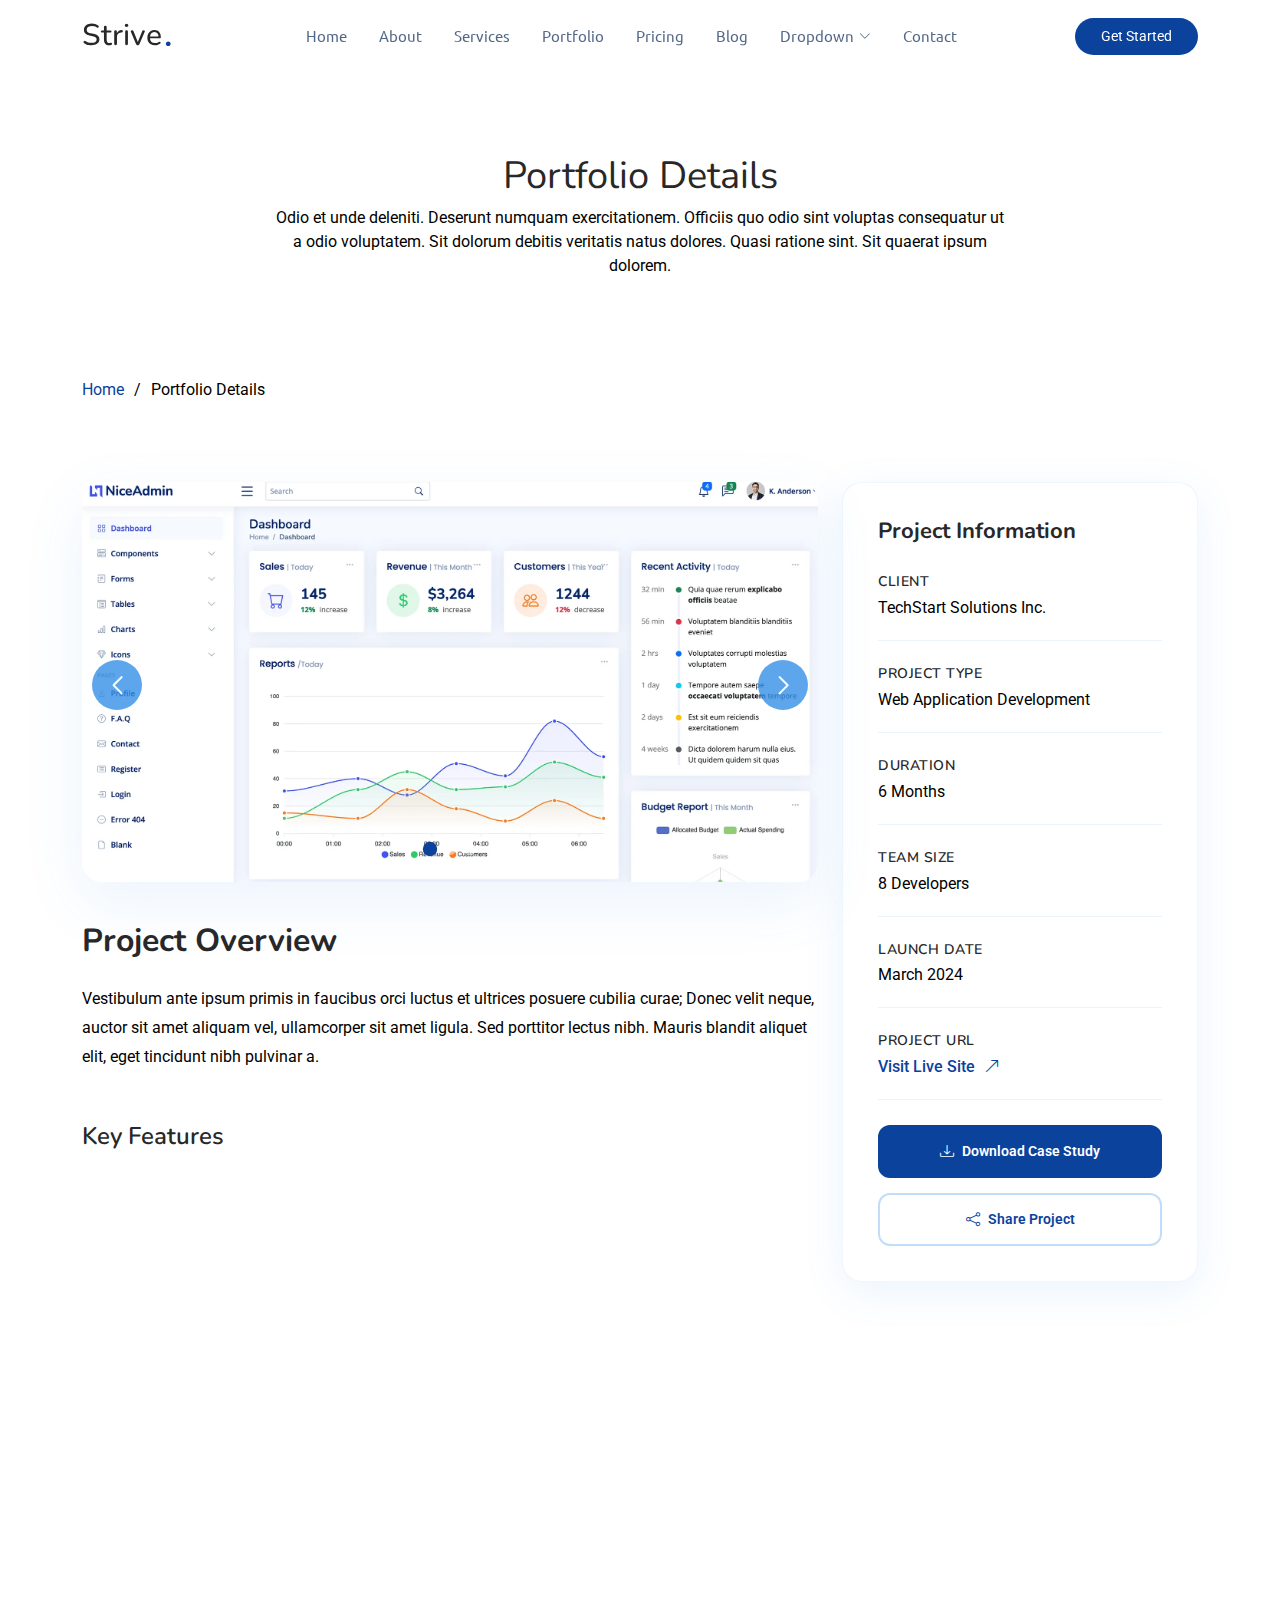
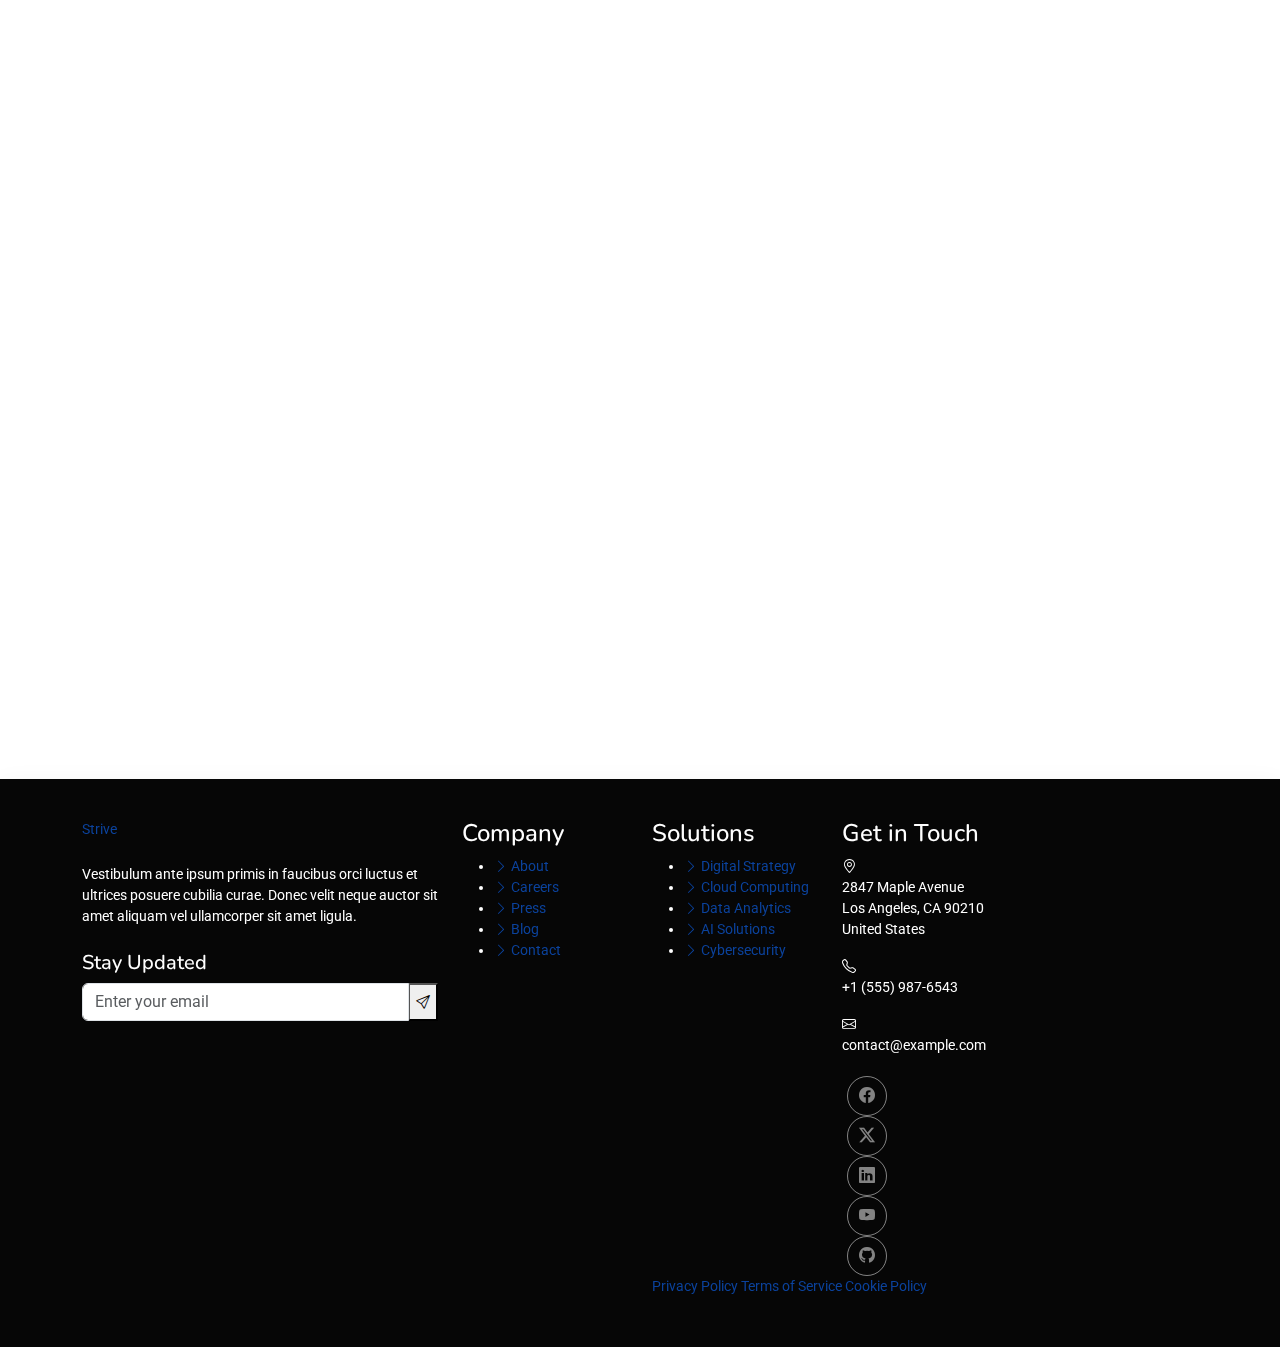
<file: portfolio-details.html>
<!DOCTYPE html>
<html lang="en">

<head>
  <meta charset="utf-8">
  <meta content="width=device-width, initial-scale=1.0" name="viewport">
  <title>Portfolio Details - Strive Bootstrap Template</title>
  <meta name="description" content="">
  <meta name="keywords" content="">

  <!-- Favicons -->
  <link href="assets/img/favicon.png" rel="icon">
  <link href="assets/img/apple-touch-icon.png" rel="apple-touch-icon">

  <!-- Fonts -->
  <link href="https://fonts.googleapis.com" rel="preconnect">
  <link href="https://fonts.gstatic.com" rel="preconnect" crossorigin>
  <link href="https://fonts.googleapis.com/css2?family=Roboto:ital,wght@0,100;0,300;0,400;0,500;0,700;0,900;1,100;1,300;1,400;1,500;1,700;1,900&family=Ubuntu:ital,wght@0,300;0,400;0,500;0,700;1,300;1,400;1,500;1,700&family=Nunito:ital,wght@0,200;0,300;0,400;0,500;0,600;0,700;0,800;0,900;1,200;1,300;1,400;1,500;1,600;1,700;1,800;1,900&display=swap" rel="stylesheet">

  <!-- Vendor CSS Files -->
  <link href="assets/vendor/bootstrap/css/bootstrap.min.css" rel="stylesheet">
  <link href="assets/vendor/bootstrap-icons/bootstrap-icons.css" rel="stylesheet">
  <link href="assets/vendor/aos/aos.css" rel="stylesheet">
  <link href="assets/vendor/swiper/swiper-bundle.min.css" rel="stylesheet">
  <link href="assets/vendor/glightbox/css/glightbox.min.css" rel="stylesheet">

  <!-- Main CSS File -->
  <link href="assets/css/main.css" rel="stylesheet">

  <!-- =======================================================
  * Template Name: Strive
  * Template URL: https://bootstrapmade.com/strive-bootstrap-business-template/
  * Updated: Sep 20 2025 with Bootstrap v5.3.8
  * Author: BootstrapMade.com
  * License: https://bootstrapmade.com/license/
  ======================================================== -->
</head>

<body class="portfolio-details-page">

  <header id="header" class="header d-flex align-items-center sticky-top">
    <div class="container position-relative d-flex align-items-center justify-content-between">

      <a href="index.html" class="logo d-flex align-items-center me-auto me-xl-0">
        <!-- Uncomment the line below if you also wish to use an image logo -->
        <!-- <img src="assets/img/logo.webp" alt=""> -->
        <h1 class="sitename">Strive</h1><span>.</span>
      </a>

      <nav id="navmenu" class="navmenu">
        <ul>
          <li><a href="#hero">Home</a></li>
          <li><a href="#about">About</a></li>
          <li><a href="#services">Services</a></li>
          <li><a href="#portfolio">Portfolio</a></li>
          <li><a href="#pricing">Pricing</a></li>
          <li><a href="blog.html">Blog</a></li>
          <li class="dropdown"><a href="#"><span>Dropdown</span> <i class="bi bi-chevron-down toggle-dropdown"></i></a>
            <ul>
              <li><a href="#">Dropdown 1</a></li>
              <li class="dropdown"><a href="#"><span>Deep Dropdown</span> <i class="bi bi-chevron-down toggle-dropdown"></i></a>
                <ul>
                  <li><a href="#">Deep Dropdown 1</a></li>
                  <li><a href="#">Deep Dropdown 2</a></li>
                  <li><a href="#">Deep Dropdown 3</a></li>
                  <li><a href="#">Deep Dropdown 4</a></li>
                  <li><a href="#">Deep Dropdown 5</a></li>
                </ul>
              </li>
              <li><a href="#">Dropdown 2</a></li>
              <li><a href="#">Dropdown 3</a></li>
              <li><a href="#">Dropdown 4</a></li>
            </ul>
          </li>
          <li><a href="#contact">Contact</a></li>
        </ul>
        <i class="mobile-nav-toggle d-xl-none bi bi-list"></i>
      </nav>

      <a class="cta-btn" href="#about">Get Started</a>

    </div>
  </header>

  <main class="main">

    <!-- Page Title -->
    <div class="page-title">
      <div class="heading">
        <div class="container">
          <div class="row d-flex justify-content-center text-center">
            <div class="col-lg-8">
              <h1 class="heading-title">Portfolio Details</h1>
              <p class="mb-0">
                Odio et unde deleniti. Deserunt numquam exercitationem. Officiis quo
                odio sint voluptas consequatur ut a odio voluptatem. Sit dolorum
                debitis veritatis natus dolores. Quasi ratione sint. Sit quaerat
                ipsum dolorem.
              </p>
            </div>
          </div>
        </div>
      </div>
      <nav class="breadcrumbs">
        <div class="container">
          <ol>
            <li><a href="index.html">Home</a></li>
            <li class="current">Portfolio Details</li>
          </ol>
        </div>
      </nav>
    </div><!-- End Page Title -->

    <!-- Portfolio Details Section -->
    <section id="portfolio-details" class="portfolio-details section">

      <div class="container" data-aos="fade-up" data-aos-delay="100">

        <div class="row gy-4">

          <div class="col-lg-8">
            <div class="portfolio-slider-container">
              <div class="portfolio-details-slider swiper init-swiper">
                <script type="application/json" class="swiper-config">
                  {
                    "loop": true,
                    "speed": 600,
                    "autoplay": {
                      "delay": 5000
                    },
                    "slidesPerView": 1,
                    "pagination": {
                      "el": ".swiper-pagination",
                      "type": "bullets",
                      "clickable": true
                    },
                    "navigation": {
                      "nextEl": ".swiper-button-next",
                      "prevEl": ".swiper-button-prev"
                    }
                  }
                </script>
                <div class="swiper-wrapper">
                  <div class="swiper-slide">
                    <img src="assets/img/screens/app-1.webp" alt="Project Screenshot" class="img-fluid rounded-4">
                  </div>
                  <div class="swiper-slide">
                    <img src="assets/img/product/product-showcase-3.webp" alt="Project Screenshot" class="img-fluid rounded-4">
                  </div>
                  <div class="swiper-slide">
                    <img src="assets/img/screens/phone-1.webp" alt="Project Screenshot" class="img-fluid rounded-4">
                  </div>
                </div>
                <div class="swiper-pagination"></div>
                <div class="swiper-button-prev"></div>
                <div class="swiper-button-next"></div>
              </div>
            </div>

            <div class="project-description">
              <h2>Project Overview</h2>
              <p>Vestibulum ante ipsum primis in faucibus orci luctus et ultrices posuere cubilia curae; Donec velit neque, auctor sit amet aliquam vel, ullamcorper sit amet ligula. Sed porttitor lectus nibh. Mauris blandit aliquet elit, eget tincidunt nibh pulvinar a.</p>

              <div class="feature-highlights">
                <h3>Key Features</h3>
                <div class="row gy-3">
                  <div class="col-md-6">
                    <div class="feature-item" data-aos="fade-up" data-aos-delay="200">
                      <div class="feature-icon">
                        <i class="bi bi-shield-check"></i>
                      </div>
                      <div class="feature-content">
                        <h4>Secure Architecture</h4>
                        <p>Pellentesque habitant morbi tristique senectus et netus et malesuada fames ac turpis egestas.</p>
                      </div>
                    </div>
                  </div>
                  <div class="col-md-6">
                    <div class="feature-item" data-aos="fade-up" data-aos-delay="250">
                      <div class="feature-icon">
                        <i class="bi bi-speedometer2"></i>
                      </div>
                      <div class="feature-content">
                        <h4>High Performance</h4>
                        <p>Donec rutrum congue leo eget malesuada. Curabitur non nulla sit amet nisl tempus convallis.</p>
                      </div>
                    </div>
                  </div>
                  <div class="col-md-6">
                    <div class="feature-item" data-aos="fade-up" data-aos-delay="300">
                      <div class="feature-icon">
                        <i class="bi bi-phone"></i>
                      </div>
                      <div class="feature-content">
                        <h4>Mobile Responsive</h4>
                        <p>Vestibulum ac diam sit amet quam vehicula elementum sed sit amet dui proin eget tortor risus.</p>
                      </div>
                    </div>
                  </div>
                  <div class="col-md-6">
                    <div class="feature-item" data-aos="fade-up" data-aos-delay="350">
                      <div class="feature-icon">
                        <i class="bi bi-cloud-arrow-up"></i>
                      </div>
                      <div class="feature-content">
                        <h4>Cloud Integration</h4>
                        <p>Cras ultricies ligula sed magna dictum porta. Mauris blandit aliquet elit eget tincidunt nibh.</p>
                      </div>
                    </div>
                  </div>
                </div>
              </div>

              <div class="technologies-used" data-aos="fade-up" data-aos-delay="400">
                <h3>Technologies Used</h3>
                <div class="tech-stack">
                  <span class="tech-tag">React</span>
                  <span class="tech-tag">Node.js</span>
                  <span class="tech-tag">MongoDB</span>
                  <span class="tech-tag">AWS</span>
                  <span class="tech-tag">Docker</span>
                  <span class="tech-tag">TypeScript</span>
                </div>
              </div>

            </div>

          </div>

          <div class="col-lg-4">
            <div class="project-info-card" data-aos="fade-up" data-aos-delay="200">
              <h3>Project Information</h3>

              <div class="info-item">
                <h4>Client</h4>
                <p>TechStart Solutions Inc.</p>
              </div>

              <div class="info-item">
                <h4>Project Type</h4>
                <p>Web Application Development</p>
              </div>

              <div class="info-item">
                <h4>Duration</h4>
                <p>6 Months</p>
              </div>

              <div class="info-item">
                <h4>Team Size</h4>
                <p>8 Developers</p>
              </div>

              <div class="info-item">
                <h4>Launch Date</h4>
                <p>March 2024</p>
              </div>

              <div class="info-item">
                <h4>Project URL</h4>
                <p><a href="https://example.com" target="_blank">Visit Live Site <i class="bi bi-arrow-up-right"></i></a></p>
              </div>

              <div class="cta-buttons">
                <a href="#" class="btn btn-primary">
                  <i class="bi bi-download"></i>
                  Download Case Study
                </a>
                <a href="#" class="btn btn-outline">
                  <i class="bi bi-share"></i>
                  Share Project
                </a>
              </div>

            </div>

            <div class="project-stats-card" data-aos="fade-up" data-aos-delay="300">
              <h3>Project Impact</h3>

              <div class="stat-item">
                <div class="stat-number">
                  <span data-purecounter-start="0" data-purecounter-end="98" data-purecounter-duration="2" class="purecounter"></span>%
                </div>
                <div class="stat-label">Performance Improvement</div>
              </div>

              <div class="stat-item">
                <div class="stat-number">
                  <span data-purecounter-start="0" data-purecounter-end="150" data-purecounter-duration="2" class="purecounter"></span>K+
                </div>
                <div class="stat-label">Monthly Active Users</div>
              </div>

              <div class="stat-item">
                <div class="stat-number">
                  <span data-purecounter-start="0" data-purecounter-end="45" data-purecounter-duration="2" class="purecounter"></span>%
                </div>
                <div class="stat-label">Conversion Rate Increase</div>
              </div>

            </div>

            <div class="related-projects" data-aos="fade-up" data-aos-delay="400">
              <h3>Related Projects</h3>

              <div class="related-item">
                <img src="assets/img/portfolio/portfolio-2.webp" alt="Related Project" class="img-fluid rounded-3">
                <div class="related-content">
                  <h4>E-commerce Platform</h4>
                  <p>Full-stack development for online retail solution</p>
                  <a href="#" class="related-link">View Project <i class="bi bi-arrow-right"></i></a>
                </div>
              </div>

              <div class="related-item">
                <img src="assets/img/portfolio/portfolio-5.webp" alt="Related Project" class="img-fluid rounded-3">
                <div class="related-content">
                  <h4>Mobile Banking App</h4>
                  <p>Secure financial application with modern UX</p>
                  <a href="#" class="related-link">View Project <i class="bi bi-arrow-right"></i></a>
                </div>
              </div>

            </div>

          </div>

        </div>

      </div>

    </section><!-- /Portfolio Details Section -->

  </main>

  <footer id="footer" class="footer dark-background">

    <div class="container">
      <div class="row gy-5">

        <div class="col-lg-4">
          <div class="footer-content">
            <a href="index.html" class="logo d-flex align-items-center mb-4">
              <span class="sitename">Strive</span>
            </a>
            <p class="mb-4">Vestibulum ante ipsum primis in faucibus orci luctus et ultrices posuere cubilia curae. Donec velit neque auctor sit amet aliquam vel ullamcorper sit amet ligula.</p>

            <div class="newsletter-form">
              <h5>Stay Updated</h5>
              <form action="forms/newsletter.php" method="post" class="php-email-form">
                <div class="input-group">
                  <input type="email" name="email" class="form-control" placeholder="Enter your email" required="">
                  <button type="submit" class="btn-subscribe">
                    <i class="bi bi-send"></i>
                  </button>
                </div>
                <div class="loading">Loading</div>
                <div class="error-message"></div>
                <div class="sent-message">Thank you for subscribing!</div>
              </form>
            </div>
          </div>
        </div>

        <div class="col-lg-2 col-6">
          <div class="footer-links">
            <h4>Company</h4>
            <ul>
              <li><a href="#"><i class="bi bi-chevron-right"></i> About</a></li>
              <li><a href="#"><i class="bi bi-chevron-right"></i> Careers</a></li>
              <li><a href="#"><i class="bi bi-chevron-right"></i> Press</a></li>
              <li><a href="#"><i class="bi bi-chevron-right"></i> Blog</a></li>
              <li><a href="#"><i class="bi bi-chevron-right"></i> Contact</a></li>
            </ul>
          </div>
        </div>

        <div class="col-lg-2 col-6">
          <div class="footer-links">
            <h4>Solutions</h4>
            <ul>
              <li><a href="#"><i class="bi bi-chevron-right"></i> Digital Strategy</a></li>
              <li><a href="#"><i class="bi bi-chevron-right"></i> Cloud Computing</a></li>
              <li><a href="#"><i class="bi bi-chevron-right"></i> Data Analytics</a></li>
              <li><a href="#"><i class="bi bi-chevron-right"></i> AI Solutions</a></li>
              <li><a href="#"><i class="bi bi-chevron-right"></i> Cybersecurity</a></li>
            </ul>
          </div>
        </div>

        <div class="col-lg-4">
          <div class="footer-contact">
            <h4>Get in Touch</h4>
            <div class="contact-item">
              <div class="contact-icon">
                <i class="bi bi-geo-alt"></i>
              </div>
              <div class="contact-info">
                <p>2847 Maple Avenue<br>Los Angeles, CA 90210<br>United States</p>
              </div>
            </div>

            <div class="contact-item">
              <div class="contact-icon">
                <i class="bi bi-telephone"></i>
              </div>
              <div class="contact-info">
                <p>+1 (555) 987-6543</p>
              </div>
            </div>

            <div class="contact-item">
              <div class="contact-icon">
                <i class="bi bi-envelope"></i>
              </div>
              <div class="contact-info">
                <p>contact@example.com</p>
              </div>
            </div>

            <div class="social-links">
              <a href="#"><i class="bi bi-facebook"></i></a>
              <a href="#"><i class="bi bi-twitter-x"></i></a>
              <a href="#"><i class="bi bi-linkedin"></i></a>
              <a href="#"><i class="bi bi-youtube"></i></a>
              <a href="#"><i class="bi bi-github"></i></a>
            </div>
          </div>
        </div>

      </div>
    </div>

    <div class="footer-bottom">
      <div class="container">
        <div class="row align-items-center">
          <div class="col-lg-6">
            <div class="copyright">
              <p>© <span>Copyright</span> <strong class="px-1 sitename">Strive</strong> <span>All Rights Reserved</span></p>
            </div>
          </div>
          <div class="col-lg-6">
            <div class="footer-bottom-links">
              <a href="#">Privacy Policy</a>
              <a href="#">Terms of Service</a>
              <a href="#">Cookie Policy</a>
            </div>
            <div class="credits">
              <!-- All the links in the footer should remain intact. -->
              <!-- You can delete the links only if you've purchased the pro version. -->
              <!-- Licensing information: https://bootstrapmade.com/license/ -->
              <!-- Purchase the pro version with working PHP/AJAX contact form: [buy-url] -->
              Designed by <a href="https://bootstrapmade.com/">BootstrapMade</a>
            </div>
          </div>
        </div>
      </div>
    </div>

  </footer>

  <!-- Scroll Top -->
  <a href="#" id="scroll-top" class="scroll-top d-flex align-items-center justify-content-center"><i class="bi bi-arrow-up-short"></i></a>

  <!-- Preloader -->
  <div id="preloader"></div>

  <!-- Vendor JS Files -->
  <script src="assets/vendor/bootstrap/js/bootstrap.bundle.min.js"></script>
  <script src="assets/vendor/php-email-form/validate.js"></script>
  <script src="assets/vendor/aos/aos.js"></script>
  <script src="assets/vendor/swiper/swiper-bundle.min.js"></script>
  <script src="assets/vendor/purecounter/purecounter_vanilla.js"></script>
  <script src="assets/vendor/imagesloaded/imagesloaded.pkgd.min.js"></script>
  <script src="assets/vendor/isotope-layout/isotope.pkgd.min.js"></script>
  <script src="assets/vendor/glightbox/js/glightbox.min.js"></script>

  <!-- Main JS File -->
  <script src="assets/js/main.js"></script>

</body>

</html>
</file>
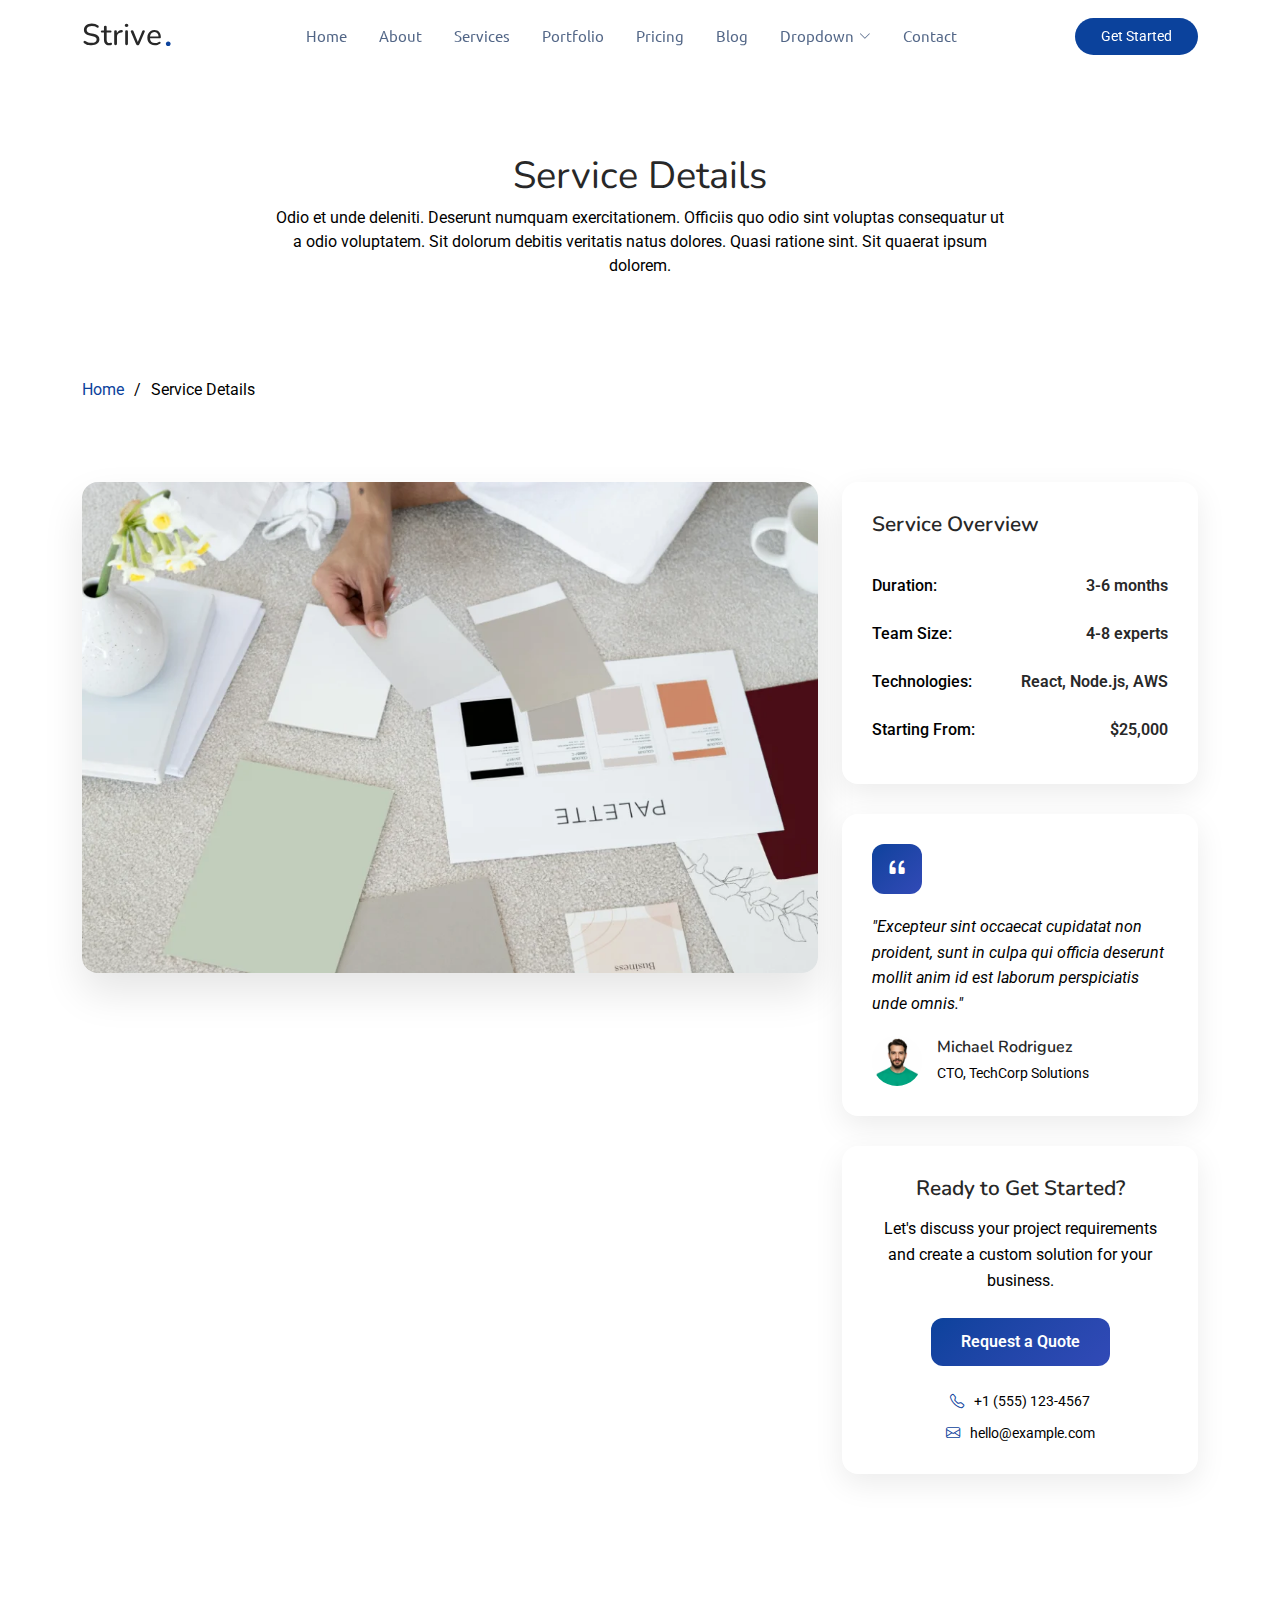
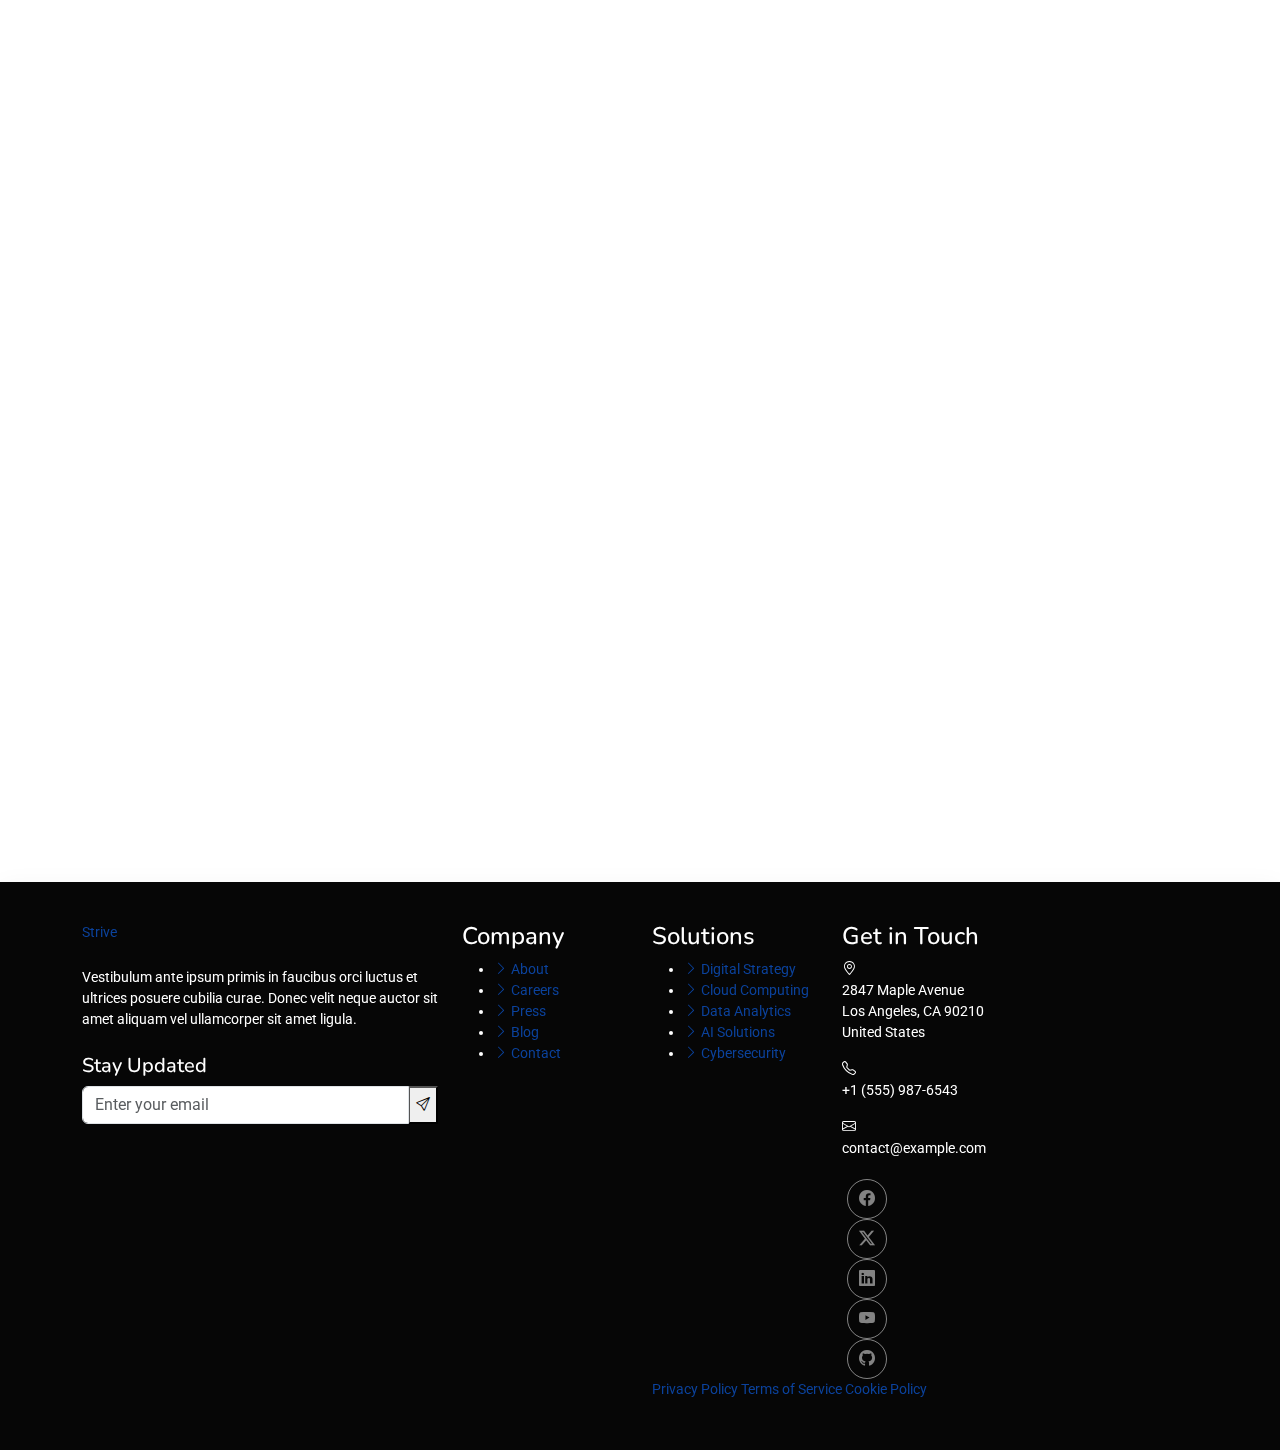
<file: service-details.html>
<!DOCTYPE html>
<html lang="en">

<head>
  <meta charset="utf-8">
  <meta content="width=device-width, initial-scale=1.0" name="viewport">
  <title>Service Details - Strive Bootstrap Template</title>
  <meta name="description" content="">
  <meta name="keywords" content="">

  <!-- Favicons -->
  <link href="assets/img/favicon.png" rel="icon">
  <link href="assets/img/apple-touch-icon.png" rel="apple-touch-icon">

  <!-- Fonts -->
  <link href="https://fonts.googleapis.com" rel="preconnect">
  <link href="https://fonts.gstatic.com" rel="preconnect" crossorigin>
  <link href="https://fonts.googleapis.com/css2?family=Roboto:ital,wght@0,100;0,300;0,400;0,500;0,700;0,900;1,100;1,300;1,400;1,500;1,700;1,900&family=Ubuntu:ital,wght@0,300;0,400;0,500;0,700;1,300;1,400;1,500;1,700&family=Nunito:ital,wght@0,200;0,300;0,400;0,500;0,600;0,700;0,800;0,900;1,200;1,300;1,400;1,500;1,600;1,700;1,800;1,900&display=swap" rel="stylesheet">

  <!-- Vendor CSS Files -->
  <link href="assets/vendor/bootstrap/css/bootstrap.min.css" rel="stylesheet">
  <link href="assets/vendor/bootstrap-icons/bootstrap-icons.css" rel="stylesheet">
  <link href="assets/vendor/aos/aos.css" rel="stylesheet">
  <link href="assets/vendor/swiper/swiper-bundle.min.css" rel="stylesheet">
  <link href="assets/vendor/glightbox/css/glightbox.min.css" rel="stylesheet">

  <!-- Main CSS File -->
  <link href="assets/css/main.css" rel="stylesheet">

  <!-- =======================================================
  * Template Name: Strive
  * Template URL: https://bootstrapmade.com/strive-bootstrap-business-template/
  * Updated: Sep 20 2025 with Bootstrap v5.3.8
  * Author: BootstrapMade.com
  * License: https://bootstrapmade.com/license/
  ======================================================== -->
</head>

<body class="service-details-page">

  <header id="header" class="header d-flex align-items-center sticky-top">
    <div class="container position-relative d-flex align-items-center justify-content-between">

      <a href="index.html" class="logo d-flex align-items-center me-auto me-xl-0">
        <!-- Uncomment the line below if you also wish to use an image logo -->
        <!-- <img src="assets/img/logo.webp" alt=""> -->
        <h1 class="sitename">Strive</h1><span>.</span>
      </a>

      <nav id="navmenu" class="navmenu">
        <ul>
          <li><a href="#hero">Home</a></li>
          <li><a href="#about">About</a></li>
          <li><a href="#services">Services</a></li>
          <li><a href="#portfolio">Portfolio</a></li>
          <li><a href="#pricing">Pricing</a></li>
          <li><a href="blog.html">Blog</a></li>
          <li class="dropdown"><a href="#"><span>Dropdown</span> <i class="bi bi-chevron-down toggle-dropdown"></i></a>
            <ul>
              <li><a href="#">Dropdown 1</a></li>
              <li class="dropdown"><a href="#"><span>Deep Dropdown</span> <i class="bi bi-chevron-down toggle-dropdown"></i></a>
                <ul>
                  <li><a href="#">Deep Dropdown 1</a></li>
                  <li><a href="#">Deep Dropdown 2</a></li>
                  <li><a href="#">Deep Dropdown 3</a></li>
                  <li><a href="#">Deep Dropdown 4</a></li>
                  <li><a href="#">Deep Dropdown 5</a></li>
                </ul>
              </li>
              <li><a href="#">Dropdown 2</a></li>
              <li><a href="#">Dropdown 3</a></li>
              <li><a href="#">Dropdown 4</a></li>
            </ul>
          </li>
          <li><a href="#contact">Contact</a></li>
        </ul>
        <i class="mobile-nav-toggle d-xl-none bi bi-list"></i>
      </nav>

      <a class="cta-btn" href="#about">Get Started</a>

    </div>
  </header>

  <main class="main">

    <!-- Page Title -->
    <div class="page-title">
      <div class="heading">
        <div class="container">
          <div class="row d-flex justify-content-center text-center">
            <div class="col-lg-8">
              <h1 class="heading-title">Service Details</h1>
              <p class="mb-0">
                Odio et unde deleniti. Deserunt numquam exercitationem. Officiis quo
                odio sint voluptas consequatur ut a odio voluptatem. Sit dolorum
                debitis veritatis natus dolores. Quasi ratione sint. Sit quaerat
                ipsum dolorem.
              </p>
            </div>
          </div>
        </div>
      </div>
      <nav class="breadcrumbs">
        <div class="container">
          <ol>
            <li><a href="index.html">Home</a></li>
            <li class="current">Service Details</li>
          </ol>
        </div>
      </nav>
    </div><!-- End Page Title -->

    <!-- Service Details Section -->
    <section id="service-details" class="service-details section">

      <div class="container" data-aos="fade-up" data-aos-delay="100">

        <div class="row gy-5">

          <div class="col-lg-8">
            <div class="service-main-content">
              <div class="service-image" data-aos="fade-up" data-aos-delay="200">
                <img src="assets/img/services/services-5.webp" alt="Service Image" class="img-fluid rounded-4">
              </div>

              <div class="service-description" data-aos="fade-up" data-aos-delay="300">
                <h2>Enterprise Software Development</h2>
                <p class="lead">Transform your business operations with our comprehensive enterprise software solutions. We specialize in building scalable, secure, and user-friendly applications that streamline workflows and drive digital transformation across your organization.</p>

                <p>Lorem ipsum dolor sit amet, consectetur adipiscing elit, sed do eiusmod tempor incididunt ut labore et dolore magna aliqua. Ut enim ad minim veniam, quis nostrud exercitation ullamco laboris nisi ut aliquip ex ea commodo consequat. Duis aute irure dolor in reprehenderit in voluptate velit esse cillum dolore eu fugiat nulla pariatur.</p>

                <div class="features-included">
                  <h4>What's Included</h4>
                  <div class="row g-4">
                    <div class="col-md-6">
                      <div class="feature-item">
                        <div class="feature-icon">
                          <i class="bi bi-code-slash"></i>
                        </div>
                        <div class="feature-content">
                          <h5>Custom Development</h5>
                          <p>Tailored solutions built specifically for your business requirements and workflows.</p>
                        </div>
                      </div>
                    </div>
                    <div class="col-md-6">
                      <div class="feature-item">
                        <div class="feature-icon">
                          <i class="bi bi-shield-check"></i>
                        </div>
                        <div class="feature-content">
                          <h5>Security First</h5>
                          <p>Enterprise-grade security measures to protect your sensitive business data.</p>
                        </div>
                      </div>
                    </div>
                    <div class="col-md-6">
                      <div class="feature-item">
                        <div class="feature-icon">
                          <i class="bi bi-graph-up-arrow"></i>
                        </div>
                        <div class="feature-content">
                          <h5>Scalable Architecture</h5>
                          <p>Built to grow with your business and handle increasing user loads seamlessly.</p>
                        </div>
                      </div>
                    </div>
                    <div class="col-md-6">
                      <div class="feature-item">
                        <div class="feature-icon">
                          <i class="bi bi-people"></i>
                        </div>
                        <div class="feature-content">
                          <h5>24/7 Support</h5>
                          <p>Dedicated support team available around the clock for maintenance and updates.</p>
                        </div>
                      </div>
                    </div>
                  </div><!-- End Features -->
                </div>

                <div class="process-steps" data-aos="fade-up" data-aos-delay="400">
                  <h4>Our Development Process</h4>
                  <div class="steps-container">
                    <div class="step-item">
                      <div class="step-number">1</div>
                      <div class="step-content">
                        <h5>Discovery &amp; Planning</h5>
                        <p>We analyze your requirements and create a comprehensive project roadmap.</p>
                      </div>
                    </div>
                    <div class="step-item">
                      <div class="step-number">2</div>
                      <div class="step-content">
                        <h5>Design &amp; Prototyping</h5>
                        <p>Create user-friendly interfaces and interactive prototypes for validation.</p>
                      </div>
                    </div>
                    <div class="step-item">
                      <div class="step-number">3</div>
                      <div class="step-content">
                        <h5>Development &amp; Testing</h5>
                        <p>Build your application with rigorous testing at every development stage.</p>
                      </div>
                    </div>
                    <div class="step-item">
                      <div class="step-number">4</div>
                      <div class="step-content">
                        <h5>Deployment &amp; Support</h5>
                        <p>Launch your application and provide ongoing maintenance and support.</p>
                      </div>
                    </div>
                  </div><!-- End Steps -->
                </div>

              </div>
            </div>
          </div>

          <div class="col-lg-4">
            <div class="service-sidebar" data-aos="fade-up" data-aos-delay="300">

              <div class="service-info-card">
                <h4>Service Overview</h4>
                <div class="info-item">
                  <span class="info-label">Duration:</span>
                  <span class="info-value">3-6 months</span>
                </div>
                <div class="info-item">
                  <span class="info-label">Team Size:</span>
                  <span class="info-value">4-8 experts</span>
                </div>
                <div class="info-item">
                  <span class="info-label">Technologies:</span>
                  <span class="info-value">React, Node.js, AWS</span>
                </div>
                <div class="info-item">
                  <span class="info-label">Starting From:</span>
                  <span class="info-value">$25,000</span>
                </div>
              </div>

              <div class="testimonial-card">
                <div class="testimonial-content">
                  <div class="quote-icon">
                    <i class="bi bi-quote"></i>
                  </div>
                  <p>"Excepteur sint occaecat cupidatat non proident, sunt in culpa qui officia deserunt mollit anim id est laborum perspiciatis unde omnis."</p>
                  <div class="testimonial-author">
                    <img src="assets/img/person/person-m-8.webp" alt="Client" class="author-image">
                    <div class="author-info">
                      <h6>Michael Rodriguez</h6>
                      <span>CTO, TechCorp Solutions</span>
                    </div>
                  </div>
                </div>
              </div>

              <div class="cta-card">
                <h4>Ready to Get Started?</h4>
                <p>Let's discuss your project requirements and create a custom solution for your business.</p>
                <a href="#" class="btn btn-primary">Request a Quote</a>
                <div class="contact-info">
                  <div class="contact-item">
                    <i class="bi bi-telephone"></i>
                    <span>+1 (555) 123-4567</span>
                  </div>
                  <div class="contact-item">
                    <i class="bi bi-envelope"></i>
                    <span>hello@example.com</span>
                  </div>
                </div>
              </div>

            </div>
          </div>

        </div>

      </div>

    </section><!-- /Service Details Section -->

  </main>

  <footer id="footer" class="footer dark-background">

    <div class="container">
      <div class="row gy-5">

        <div class="col-lg-4">
          <div class="footer-content">
            <a href="index.html" class="logo d-flex align-items-center mb-4">
              <span class="sitename">Strive</span>
            </a>
            <p class="mb-4">Vestibulum ante ipsum primis in faucibus orci luctus et ultrices posuere cubilia curae. Donec velit neque auctor sit amet aliquam vel ullamcorper sit amet ligula.</p>

            <div class="newsletter-form">
              <h5>Stay Updated</h5>
              <form action="forms/newsletter.php" method="post" class="php-email-form">
                <div class="input-group">
                  <input type="email" name="email" class="form-control" placeholder="Enter your email" required="">
                  <button type="submit" class="btn-subscribe">
                    <i class="bi bi-send"></i>
                  </button>
                </div>
                <div class="loading">Loading</div>
                <div class="error-message"></div>
                <div class="sent-message">Thank you for subscribing!</div>
              </form>
            </div>
          </div>
        </div>

        <div class="col-lg-2 col-6">
          <div class="footer-links">
            <h4>Company</h4>
            <ul>
              <li><a href="#"><i class="bi bi-chevron-right"></i> About</a></li>
              <li><a href="#"><i class="bi bi-chevron-right"></i> Careers</a></li>
              <li><a href="#"><i class="bi bi-chevron-right"></i> Press</a></li>
              <li><a href="#"><i class="bi bi-chevron-right"></i> Blog</a></li>
              <li><a href="#"><i class="bi bi-chevron-right"></i> Contact</a></li>
            </ul>
          </div>
        </div>

        <div class="col-lg-2 col-6">
          <div class="footer-links">
            <h4>Solutions</h4>
            <ul>
              <li><a href="#"><i class="bi bi-chevron-right"></i> Digital Strategy</a></li>
              <li><a href="#"><i class="bi bi-chevron-right"></i> Cloud Computing</a></li>
              <li><a href="#"><i class="bi bi-chevron-right"></i> Data Analytics</a></li>
              <li><a href="#"><i class="bi bi-chevron-right"></i> AI Solutions</a></li>
              <li><a href="#"><i class="bi bi-chevron-right"></i> Cybersecurity</a></li>
            </ul>
          </div>
        </div>

        <div class="col-lg-4">
          <div class="footer-contact">
            <h4>Get in Touch</h4>
            <div class="contact-item">
              <div class="contact-icon">
                <i class="bi bi-geo-alt"></i>
              </div>
              <div class="contact-info">
                <p>2847 Maple Avenue<br>Los Angeles, CA 90210<br>United States</p>
              </div>
            </div>

            <div class="contact-item">
              <div class="contact-icon">
                <i class="bi bi-telephone"></i>
              </div>
              <div class="contact-info">
                <p>+1 (555) 987-6543</p>
              </div>
            </div>

            <div class="contact-item">
              <div class="contact-icon">
                <i class="bi bi-envelope"></i>
              </div>
              <div class="contact-info">
                <p>contact@example.com</p>
              </div>
            </div>

            <div class="social-links">
              <a href="#"><i class="bi bi-facebook"></i></a>
              <a href="#"><i class="bi bi-twitter-x"></i></a>
              <a href="#"><i class="bi bi-linkedin"></i></a>
              <a href="#"><i class="bi bi-youtube"></i></a>
              <a href="#"><i class="bi bi-github"></i></a>
            </div>
          </div>
        </div>

      </div>
    </div>

    <div class="footer-bottom">
      <div class="container">
        <div class="row align-items-center">
          <div class="col-lg-6">
            <div class="copyright">
              <p>© <span>Copyright</span> <strong class="px-1 sitename">Strive</strong> <span>All Rights Reserved</span></p>
            </div>
          </div>
          <div class="col-lg-6">
            <div class="footer-bottom-links">
              <a href="#">Privacy Policy</a>
              <a href="#">Terms of Service</a>
              <a href="#">Cookie Policy</a>
            </div>
            <div class="credits">
              <!-- All the links in the footer should remain intact. -->
              <!-- You can delete the links only if you've purchased the pro version. -->
              <!-- Licensing information: https://bootstrapmade.com/license/ -->
              <!-- Purchase the pro version with working PHP/AJAX contact form: [buy-url] -->
              Designed by <a href="https://bootstrapmade.com/">BootstrapMade</a>
            </div>
          </div>
        </div>
      </div>
    </div>

  </footer>

  <!-- Scroll Top -->
  <a href="#" id="scroll-top" class="scroll-top d-flex align-items-center justify-content-center"><i class="bi bi-arrow-up-short"></i></a>

  <!-- Preloader -->
  <div id="preloader"></div>

  <!-- Vendor JS Files -->
  <script src="assets/vendor/bootstrap/js/bootstrap.bundle.min.js"></script>
  <script src="assets/vendor/php-email-form/validate.js"></script>
  <script src="assets/vendor/aos/aos.js"></script>
  <script src="assets/vendor/swiper/swiper-bundle.min.js"></script>
  <script src="assets/vendor/purecounter/purecounter_vanilla.js"></script>
  <script src="assets/vendor/imagesloaded/imagesloaded.pkgd.min.js"></script>
  <script src="assets/vendor/isotope-layout/isotope.pkgd.min.js"></script>
  <script src="assets/vendor/glightbox/js/glightbox.min.js"></script>

  <!-- Main JS File -->
  <script src="assets/js/main.js"></script>

</body>

</html>
</file>
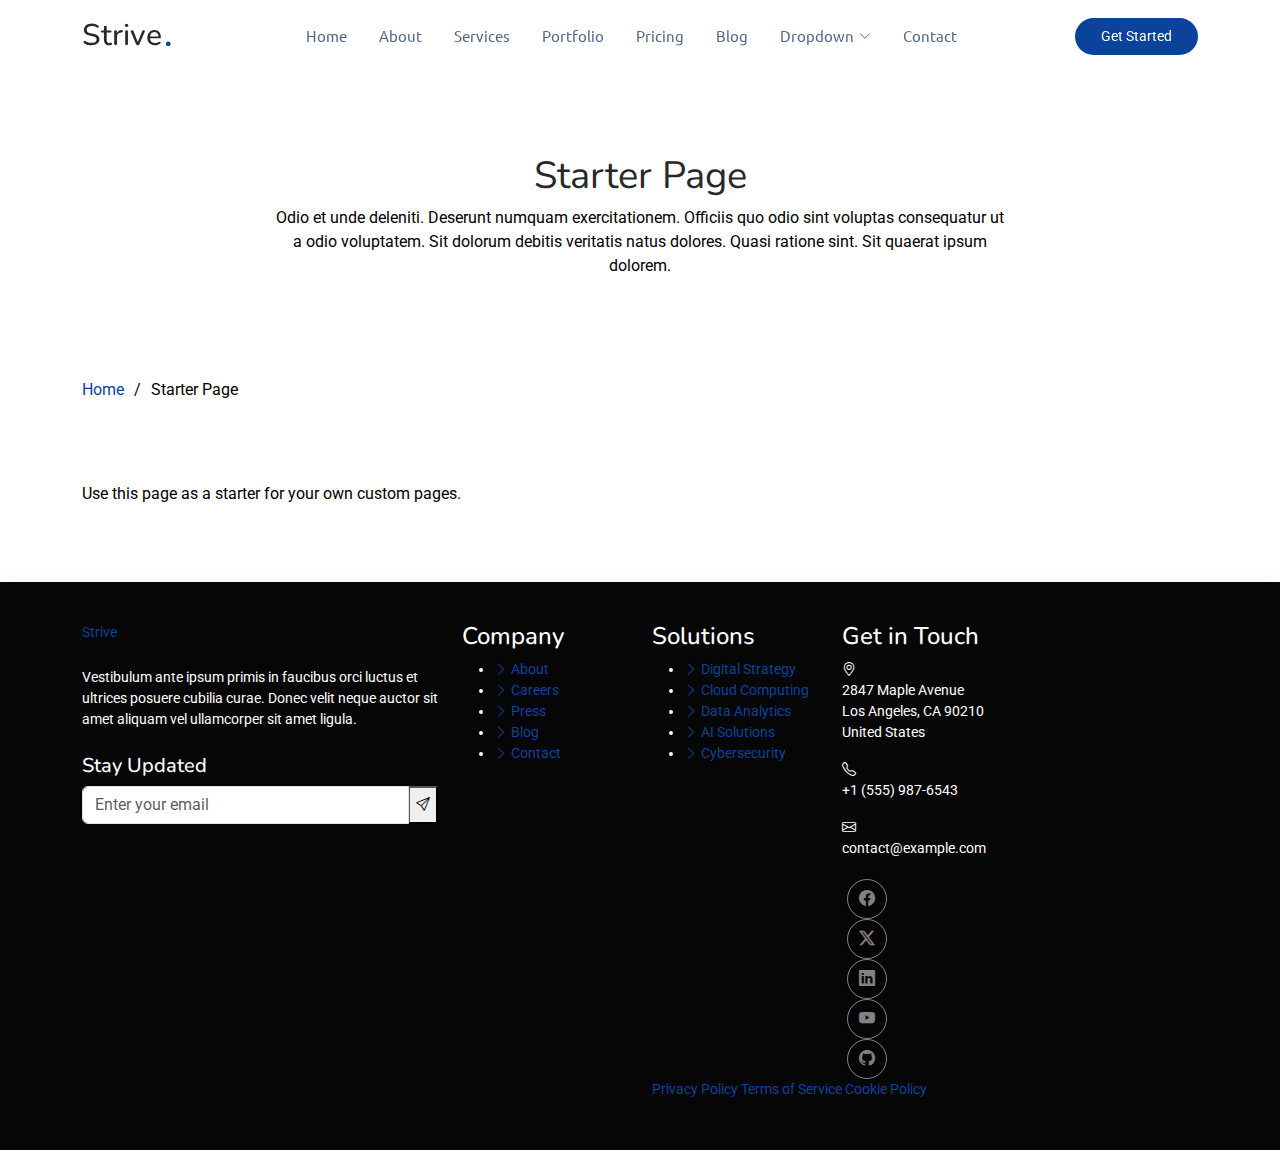
<file: starter-page.html>
<!DOCTYPE html>
<html lang="en">

<head>
  <meta charset="utf-8">
  <meta content="width=device-width, initial-scale=1.0" name="viewport">
  <title>Starter Page - Strive Bootstrap Template</title>
  <meta name="description" content="">
  <meta name="keywords" content="">

  <!-- Favicons -->
  <link href="assets/img/favicon.png" rel="icon">
  <link href="assets/img/apple-touch-icon.png" rel="apple-touch-icon">

  <!-- Fonts -->
  <link href="https://fonts.googleapis.com" rel="preconnect">
  <link href="https://fonts.gstatic.com" rel="preconnect" crossorigin>
  <link href="https://fonts.googleapis.com/css2?family=Roboto:ital,wght@0,100;0,300;0,400;0,500;0,700;0,900;1,100;1,300;1,400;1,500;1,700;1,900&family=Ubuntu:ital,wght@0,300;0,400;0,500;0,700;1,300;1,400;1,500;1,700&family=Nunito:ital,wght@0,200;0,300;0,400;0,500;0,600;0,700;0,800;0,900;1,200;1,300;1,400;1,500;1,600;1,700;1,800;1,900&display=swap" rel="stylesheet">

  <!-- Vendor CSS Files -->
  <link href="assets/vendor/bootstrap/css/bootstrap.min.css" rel="stylesheet">
  <link href="assets/vendor/bootstrap-icons/bootstrap-icons.css" rel="stylesheet">
  <link href="assets/vendor/aos/aos.css" rel="stylesheet">
  <link href="assets/vendor/swiper/swiper-bundle.min.css" rel="stylesheet">
  <link href="assets/vendor/glightbox/css/glightbox.min.css" rel="stylesheet">

  <!-- Main CSS File -->
  <link href="assets/css/main.css" rel="stylesheet">

  <!-- =======================================================
  * Template Name: Strive
  * Template URL: https://bootstrapmade.com/strive-bootstrap-business-template/
  * Updated: Sep 20 2025 with Bootstrap v5.3.8
  * Author: BootstrapMade.com
  * License: https://bootstrapmade.com/license/
  ======================================================== -->
</head>

<body class="starter-page-page">

  <header id="header" class="header d-flex align-items-center sticky-top">
    <div class="container position-relative d-flex align-items-center justify-content-between">

      <a href="index.html" class="logo d-flex align-items-center me-auto me-xl-0">
        <!-- Uncomment the line below if you also wish to use an image logo -->
        <!-- <img src="assets/img/logo.webp" alt=""> -->
        <h1 class="sitename">Strive</h1><span>.</span>
      </a>

      <nav id="navmenu" class="navmenu">
        <ul>
          <li><a href="#hero">Home</a></li>
          <li><a href="#about">About</a></li>
          <li><a href="#services">Services</a></li>
          <li><a href="#portfolio">Portfolio</a></li>
          <li><a href="#pricing">Pricing</a></li>
          <li><a href="blog.html">Blog</a></li>
          <li class="dropdown"><a href="#"><span>Dropdown</span> <i class="bi bi-chevron-down toggle-dropdown"></i></a>
            <ul>
              <li><a href="#">Dropdown 1</a></li>
              <li class="dropdown"><a href="#"><span>Deep Dropdown</span> <i class="bi bi-chevron-down toggle-dropdown"></i></a>
                <ul>
                  <li><a href="#">Deep Dropdown 1</a></li>
                  <li><a href="#">Deep Dropdown 2</a></li>
                  <li><a href="#">Deep Dropdown 3</a></li>
                  <li><a href="#">Deep Dropdown 4</a></li>
                  <li><a href="#">Deep Dropdown 5</a></li>
                </ul>
              </li>
              <li><a href="#">Dropdown 2</a></li>
              <li><a href="#">Dropdown 3</a></li>
              <li><a href="#">Dropdown 4</a></li>
            </ul>
          </li>
          <li><a href="#contact">Contact</a></li>
        </ul>
        <i class="mobile-nav-toggle d-xl-none bi bi-list"></i>
      </nav>

      <a class="cta-btn" href="#about">Get Started</a>

    </div>
  </header>

  <main class="main">

    <!-- Page Title -->
    <div class="page-title">
      <div class="heading">
        <div class="container">
          <div class="row d-flex justify-content-center text-center">
            <div class="col-lg-8">
              <h1 class="heading-title">Starter Page</h1>
              <p class="mb-0">
                Odio et unde deleniti. Deserunt numquam exercitationem. Officiis quo
                odio sint voluptas consequatur ut a odio voluptatem. Sit dolorum
                debitis veritatis natus dolores. Quasi ratione sint. Sit quaerat
                ipsum dolorem.
              </p>
            </div>
          </div>
        </div>
      </div>
      <nav class="breadcrumbs">
        <div class="container">
          <ol>
            <li><a href="index.html">Home</a></li>
            <li class="current">Starter Page</li>
          </ol>
        </div>
      </nav>
    </div><!-- End Page Title -->

    <!-- Starter Section Section -->
    <section id="starter-section" class="starter-section section">

      <div class="container" data-aos="fade-up">
        <p>Use this page as a starter for your own custom pages.</p>
      </div>

    </section><!-- /Starter Section Section -->

  </main>

  <footer id="footer" class="footer dark-background">

    <div class="container">
      <div class="row gy-5">

        <div class="col-lg-4">
          <div class="footer-content">
            <a href="index.html" class="logo d-flex align-items-center mb-4">
              <span class="sitename">Strive</span>
            </a>
            <p class="mb-4">Vestibulum ante ipsum primis in faucibus orci luctus et ultrices posuere cubilia curae. Donec velit neque auctor sit amet aliquam vel ullamcorper sit amet ligula.</p>

            <div class="newsletter-form">
              <h5>Stay Updated</h5>
              <form action="forms/newsletter.php" method="post" class="php-email-form">
                <div class="input-group">
                  <input type="email" name="email" class="form-control" placeholder="Enter your email" required="">
                  <button type="submit" class="btn-subscribe">
                    <i class="bi bi-send"></i>
                  </button>
                </div>
                <div class="loading">Loading</div>
                <div class="error-message"></div>
                <div class="sent-message">Thank you for subscribing!</div>
              </form>
            </div>
          </div>
        </div>

        <div class="col-lg-2 col-6">
          <div class="footer-links">
            <h4>Company</h4>
            <ul>
              <li><a href="#"><i class="bi bi-chevron-right"></i> About</a></li>
              <li><a href="#"><i class="bi bi-chevron-right"></i> Careers</a></li>
              <li><a href="#"><i class="bi bi-chevron-right"></i> Press</a></li>
              <li><a href="#"><i class="bi bi-chevron-right"></i> Blog</a></li>
              <li><a href="#"><i class="bi bi-chevron-right"></i> Contact</a></li>
            </ul>
          </div>
        </div>

        <div class="col-lg-2 col-6">
          <div class="footer-links">
            <h4>Solutions</h4>
            <ul>
              <li><a href="#"><i class="bi bi-chevron-right"></i> Digital Strategy</a></li>
              <li><a href="#"><i class="bi bi-chevron-right"></i> Cloud Computing</a></li>
              <li><a href="#"><i class="bi bi-chevron-right"></i> Data Analytics</a></li>
              <li><a href="#"><i class="bi bi-chevron-right"></i> AI Solutions</a></li>
              <li><a href="#"><i class="bi bi-chevron-right"></i> Cybersecurity</a></li>
            </ul>
          </div>
        </div>

        <div class="col-lg-4">
          <div class="footer-contact">
            <h4>Get in Touch</h4>
            <div class="contact-item">
              <div class="contact-icon">
                <i class="bi bi-geo-alt"></i>
              </div>
              <div class="contact-info">
                <p>2847 Maple Avenue<br>Los Angeles, CA 90210<br>United States</p>
              </div>
            </div>

            <div class="contact-item">
              <div class="contact-icon">
                <i class="bi bi-telephone"></i>
              </div>
              <div class="contact-info">
                <p>+1 (555) 987-6543</p>
              </div>
            </div>

            <div class="contact-item">
              <div class="contact-icon">
                <i class="bi bi-envelope"></i>
              </div>
              <div class="contact-info">
                <p>contact@example.com</p>
              </div>
            </div>

            <div class="social-links">
              <a href="#"><i class="bi bi-facebook"></i></a>
              <a href="#"><i class="bi bi-twitter-x"></i></a>
              <a href="#"><i class="bi bi-linkedin"></i></a>
              <a href="#"><i class="bi bi-youtube"></i></a>
              <a href="#"><i class="bi bi-github"></i></a>
            </div>
          </div>
        </div>

      </div>
    </div>

    <div class="footer-bottom">
      <div class="container">
        <div class="row align-items-center">
          <div class="col-lg-6">
            <div class="copyright">
              <p>© <span>Copyright</span> <strong class="px-1 sitename">Strive</strong> <span>All Rights Reserved</span></p>
            </div>
          </div>
          <div class="col-lg-6">
            <div class="footer-bottom-links">
              <a href="#">Privacy Policy</a>
              <a href="#">Terms of Service</a>
              <a href="#">Cookie Policy</a>
            </div>
            <div class="credits">
              <!-- All the links in the footer should remain intact. -->
              <!-- You can delete the links only if you've purchased the pro version. -->
              <!-- Licensing information: https://bootstrapmade.com/license/ -->
              <!-- Purchase the pro version with working PHP/AJAX contact form: [buy-url] -->
              Designed by <a href="https://bootstrapmade.com/">BootstrapMade</a>
            </div>
          </div>
        </div>
      </div>
    </div>

  </footer>

  <!-- Scroll Top -->
  <a href="#" id="scroll-top" class="scroll-top d-flex align-items-center justify-content-center"><i class="bi bi-arrow-up-short"></i></a>

  <!-- Preloader -->
  <div id="preloader"></div>

  <!-- Vendor JS Files -->
  <script src="assets/vendor/bootstrap/js/bootstrap.bundle.min.js"></script>
  <script src="assets/vendor/php-email-form/validate.js"></script>
  <script src="assets/vendor/aos/aos.js"></script>
  <script src="assets/vendor/swiper/swiper-bundle.min.js"></script>
  <script src="assets/vendor/purecounter/purecounter_vanilla.js"></script>
  <script src="assets/vendor/imagesloaded/imagesloaded.pkgd.min.js"></script>
  <script src="assets/vendor/isotope-layout/isotope.pkgd.min.js"></script>
  <script src="assets/vendor/glightbox/js/glightbox.min.js"></script>

  <!-- Main JS File -->
  <script src="assets/js/main.js"></script>

</body>

</html>
</file>
<file: assets/css/main.css>
/**
* Template Name: Strive
* Template URL: https://bootstrapmade.com/strive-bootstrap-business-template/
* Updated: Sep 20 2025 with Bootstrap v5.3.8
* Author: BootstrapMade.com
* License: https://bootstrapmade.com/license/
*/

@charset "UTF-8";

/*--------------------------------------------------------------
# Font & Color Variables
# Help: https://bootstrapmade.com/color-system/
--------------------------------------------------------------*/
/* Fonts */
:root {
  --default-font: "Roboto", system-ui, -apple-system, "Segoe UI", Roboto, "Helvetica Neue", Arial, "Noto Sans", "Liberation Sans", sans-serif, "Apple Color Emoji", "Segoe UI Emoji", "Segoe UI Symbol", "Noto Color Emoji";
  --heading-font: "Nunito", sans-serif;
  --nav-font: "Ubuntu", sans-serif;
}

/* Global Colors - The following color variables are used throughout the website. Updating them here will change the color scheme of the entire website */
:root {
  --background-color: #ffffff;
  /* Background color for the entire website, including individual sections */
  --default-color: # #072352;
  /* Default color used for the majority of the text content across the entire website */
  --heading-color: #282828;
  /* Color for headings, subheadings and title throughout the website */
  --accent-color: #0b429c;
  /* Accent color that represents your brand on the website. It's used for buttons, links, and other elements that need to stand out */
  --surface-color: #ffffff;
  /* The surface color is used as a background of boxed elements within sections, such as cards, icon boxes, or other elements that require a visual separation from the global background. */
  --contrast-color: #ffffff;
  /* Contrast color for text, ensuring readability against backgrounds of accent, heading, or default colors. */
}

/* Nav Menu Colors - The following color variables are used specifically for the navigation menu. They are separate from the global colors to allow for more customization options */
:root {
  --nav-color: #072352;
  /* The default color of the main navmenu links */
  --nav-hover-color: #0b429c;
  /* Applied to main navmenu links when they are hovered over or active */
  --nav-mobile-background-color: #ffffff;
  /* Used as the background color for mobile navigation menu */
  --nav-dropdown-background-color: #ffffff;
  /* Used as the background color for dropdown items that appear when hovering over primary navigation items */
  --nav-dropdown-color: # #072352;
  /* Used for navigation links of the dropdown items in the navigation menu. */
  --nav-dropdown-hover-color: #0b429c;
  /* Similar to --nav-hover-color, this color is applied to dropdown navigation links when they are hovered over. */
}

/* Color Presets - These classes override global colors when applied to any section or element, providing reuse of the sam color scheme. */

.light-background {
  --background-color: #f5f2ef;
  --surface-color: #ffffff;
}

.dark-background {
  --background-color: #060606;
  --default-color: #ffffff;
  --heading-color: #ffffff;
  --surface-color: #252525;
  --contrast-color: #ffffff;
}

/* Smooth scroll */
:root {
  scroll-behavior: smooth;
}

/*--------------------------------------------------------------
# General Styling & Shared Classes
--------------------------------------------------------------*/
body {
  color: var(--default-color);
  background-color: var(--background-color);
  font-family: var(--default-font);
}

a {
  color: var(--accent-color);
  text-decoration: none;
  transition: 0.3s;
}

a:hover {
  color: color-mix(in srgb, var(--accent-color), transparent 25%);
  text-decoration: none;
}

h1,
h2,
h3,
h4,
h5,
h6 {
  color: var(--heading-color);
  font-family: var(--heading-font);
}

/* PHP Email Form Messages
------------------------------*/
.php-email-form .error-message {
  display: none;
  background: #df1529;
  color: #ffffff;
  text-align: left;
  padding: 15px;
  margin-bottom: 24px;
  font-weight: 600;
}

.php-email-form .sent-message {
  display: none;
  color: #ffffff;
  background: #059652;
  text-align: center;
  padding: 15px;
  margin-bottom: 24px;
  font-weight: 600;
}

.php-email-form .loading {
  display: none;
  background: var(--surface-color);
  text-align: center;
  padding: 15px;
  margin-bottom: 24px;
}

.php-email-form .loading:before {
  content: "";
  display: inline-block;
  border-radius: 50%;
  width: 24px;
  height: 24px;
  margin: 0 10px -6px 0;
  border: 3px solid var(--accent-color);
  border-top-color: var(--surface-color);
  animation: php-email-form-loading 1s linear infinite;
}

@keyframes php-email-form-loading {
  0% {
    transform: rotate(0deg);
  }

  100% {
    transform: rotate(360deg);
  }
}

/*--------------------------------------------------------------
# Global Header
--------------------------------------------------------------*/
.header {
  --background-color: rgba(0, 0, 0, 0);
  color: var(--default-color);
  background-color: var(--background-color);
  padding: 10px 0;
  transition: all 0.5s;
  z-index: 997;
  border-bottom: 1px solid color-mix(in srgb, var(--default-color), transparent 90%);
}

.header .logo {
  line-height: 1;
}

.header .logo img {
  max-height: 36px;
  margin-right: 8px;
}

.header .logo h1 {
  font-size: 30px;
  margin: 0;
  font-weight: 500;
  color: var(--heading-color);
}

.header .logo span {
  font-size: 30px;
  color: var(--accent-color);
  margin-left: 2px;
  font-weight: 700;
}

.header .cta-btn,
.header .cta-btn:focus {
  color: var(--contrast-color);
  background: var(--accent-color);
  font-size: 14px;
  padding: 8px 26px;
  margin: 0;
  border-radius: 50px;
  transition: 0.3s;
}

.header .cta-btn:hover,
.header .cta-btn:focus:hover {
  color: var(--contrast-color);
  background: color-mix(in srgb, var(--accent-color), transparent 15%);
}

@media (max-width: 1200px) {
  .header .logo {
    order: 1;
  }

  .header .logo h1 {
    font-size: 24px;
  }

  .header .cta-btn {
    order: 2;
    margin: 0 15px 0 0;
    padding: 6px 20px;
  }

  .header .navmenu {
    order: 3;
  }
}

/* Global Header on Scroll
------------------------------*/
.scrolled .header {
  --background-color: #072352;
  --default-color: #ffffff;
  --heading-color: #ffffff;
  --nav-color: #ffffff;
}

/* Index Page Header
------------------------------*/
.index-page .header {
  --default-color: #ffffff;
  --heading-color: #ffffff;
  --nav-color: #ffffff;
}

/* Index Page Header on Scroll
------------------------------*/
.index-page.scrolled .header {
  --background-color: #072352;
  --nav-color: #ffffff;
}

/*--------------------------------------------------------------
# Navigation Menu
--------------------------------------------------------------*/
/* Desktop Navigation */
@media (min-width: 1200px) {
  .navmenu {
    padding: 0;
  }

  .navmenu ul {
    margin: 0;
    padding: 0;
    display: flex;
    list-style: none;
    align-items: center;
  }

  .navmenu li {
    position: relative;
  }

  .navmenu>ul>li {
    white-space: nowrap;
    padding: 15px 14px;
  }

  .navmenu>ul>li:last-child {
    padding-right: 0;
  }

  .navmenu a,
  .navmenu a:focus {
    color: color-mix(in srgb, var(--nav-color), transparent 30%);
    font-size: 15px;
    padding: 0 2px;
    font-family: var(--nav-font);
    font-weight: 400;
    display: flex;
    align-items: center;
    justify-content: space-between;
    white-space: nowrap;
    transition: 0.3s;
    position: relative;
  }

  .navmenu a i,
  .navmenu a:focus i {
    font-size: 12px;
    line-height: 0;
    margin-left: 5px;
    transition: 0.3s;
  }

  .navmenu>ul>li>a:before {
    content: "";
    position: absolute;
    height: 2px;
    bottom: -27px;
    left: 0;
    background-color: var(--nav-hover-color);
    visibility: hidden;
    width: 0px;
    transition: all 0.3s ease-in-out 0s;
  }

  .navmenu a:hover:before,
  .navmenu li:hover>a:before,
  .navmenu .active:before {
    visibility: visible;
    width: 100%;
  }

  .navmenu li:hover>a,
  .navmenu .active,
  .navmenu .active:focus {
    color: var(--nav-color);
  }

  .navmenu .dropdown ul {
    margin: 0;
    padding: 10px 0;
    background: var(--nav-dropdown-background-color);
    display: block;
    position: absolute;
    visibility: hidden;
    left: 14px;
    top: 130%;
    opacity: 0;
    transition: 0.3s;
    border-radius: 4px;
    z-index: 99;
    box-shadow: 0px 0px 30px rgba(0, 0, 0, 0.1);
  }

  .navmenu .dropdown ul li {
    min-width: 200px;
  }

  .navmenu .dropdown ul a {
    padding: 10px 20px;
    font-size: 15px;
    text-transform: none;
    color: var(--nav-dropdown-color);
  }

  .navmenu .dropdown ul a i {
    font-size: 12px;
  }

  .navmenu .dropdown ul a:hover,
  .navmenu .dropdown ul .active:hover,
  .navmenu .dropdown ul li:hover>a {
    color: var(--nav-dropdown-hover-color);
  }

  .navmenu .dropdown:hover>ul {
    opacity: 1;
    top: 100%;
    visibility: visible;
  }

  .navmenu .dropdown .dropdown ul {
    top: 0;
    left: -90%;
    visibility: hidden;
  }

  .navmenu .dropdown .dropdown:hover>ul {
    opacity: 1;
    top: 0;
    left: -100%;
    visibility: visible;
  }
}

/* Mobile Navigation */
@media (max-width: 1199px) {
  .mobile-nav-toggle {
    color: var(--nav-color);
    font-size: 28px;
    line-height: 0;
    margin-right: 10px;
    cursor: pointer;
    transition: color 0.3s;
  }

  .navmenu {
    padding: 0;
    z-index: 9997;
  }

  .navmenu ul {
    display: none;
    list-style: none;
    position: absolute;
    inset: 60px 20px 20px 20px;
    padding: 10px 0;
    margin: 0;
    border-radius: 6px;
    background-color: var(--nav-mobile-background-color);
    border: 1px solid color-mix(in srgb, var(--default-color), transparent 90%);
    box-shadow: none;
    overflow-y: auto;
    transition: 0.3s;
    z-index: 9998;
  }

  .navmenu a,
  .navmenu a:focus {
    color: var(--nav-dropdown-color);
    padding: 10px 20px;
    font-family: var(--nav-font);
    font-size: 17px;
    font-weight: 500;
    display: flex;
    align-items: center;
    justify-content: space-between;
    white-space: nowrap;
    transition: 0.3s;
  }

  .navmenu a i,
  .navmenu a:focus i {
    font-size: 12px;
    line-height: 0;
    margin-left: 5px;
    width: 30px;
    height: 30px;
    display: flex;
    align-items: center;
    justify-content: center;
    border-radius: 50%;
    transition: 0.3s;
    background-color: color-mix(in srgb, var(--accent-color), transparent 90%);
  }

  .navmenu a i:hover,
  .navmenu a:focus i:hover {
    background-color: var(--accent-color);
    color: var(--contrast-color);
  }

  .navmenu a:hover,
  .navmenu .active,
  .navmenu .active:focus {
    color: var(--nav-dropdown-hover-color);
  }

  .navmenu .active i,
  .navmenu .active:focus i {
    background-color: var(--accent-color);
    color: var(--contrast-color);
    transform: rotate(180deg);
  }

  .navmenu .dropdown ul {
    position: static;
    display: none;
    z-index: 99;
    padding: 10px 0;
    margin: 10px 20px;
    background-color: var(--nav-dropdown-background-color);
    transition: all 0.5s ease-in-out;
  }

  .navmenu .dropdown ul ul {
    background-color: rgba(33, 37, 41, 0.1);
  }

  .navmenu .dropdown>.dropdown-active {
    display: block;
    background-color: rgba(33, 37, 41, 0.03);
  }

  .mobile-nav-active {
    overflow: hidden;
  }

  .mobile-nav-active .mobile-nav-toggle {
    color: #fff;
    position: absolute;
    font-size: 32px;
    top: 15px;
    right: 15px;
    margin-right: 0;
    z-index: 9999;
  }

  .mobile-nav-active .navmenu {
    position: fixed;
    overflow: hidden;
    inset: 0;
    background: rgba(33, 37, 41, 0.8);
    transition: 0.3s;
  }

  /* Make the mobile menu panel itself scrollable and fully visible
     Ensure the items are readable on the dark overlay and the list
     takes the viewport height minus header area. */
  .mobile-nav-active .navmenu>ul {
    display: block;
    position: fixed;
    inset: 80px 18px 20px 18px;
    /* leave space for header and small side gutters */
    background: transparent;
    /* keep overlay visible behind the list */
    z-index: 10001;
    max-height: calc(100vh - 100px);
    overflow-y: auto;
    -webkit-overflow-scrolling: touch;
    padding: 8px 0;
  }

  /* Center the text in each mobile nav row and add spacing */
  .mobile-nav-active .navmenu>ul li {
    margin-bottom: 10px;
    list-style: none;
  }

  .mobile-nav-active .navmenu a,
  .mobile-nav-active .navmenu a:focus {
    color: #fff;
    padding: 14px 20px;
    display: flex;
    align-items: center;
    justify-content: center;
    /* center text horizontally */
    text-align: center;
  }

  /* Hide the small icon circle on mobile rows to keep the label centered */
  .mobile-nav-active .navmenu a i {
    display: none;
  }

  /* Active / hovered row style so the selected row stands out */
  .mobile-nav-active .navmenu a.active,
  .mobile-nav-active .navmenu a:hover {
    background: var(--accent-color);
    color: var(--contrast-color);
    border-radius: 10px;
    box-shadow: 0 8px 20px rgba(11, 66, 156, 0.18);
  }

  /* Ensure dropdowns expand as blocks and their items are centered too */
  .mobile-nav-active .navmenu .dropdown ul,
  .mobile-nav-active .navmenu .dropdown>.dropdown-active {
    display: block;
    margin: 8px 0 0 0;
    padding: 0 12px;
  }

  /* Make nav links visible on the dark overlay when mobile is active */
  .mobile-nav-active .navmenu a,
  .mobile-nav-active .navmenu a:focus {
    color: #fff;
    padding: 12px 20px;
    display: flex;
    align-items: center;
    justify-content: space-between;
  }

  /* Ensure dropdowns also appear correctly on mobile */
  .mobile-nav-active .navmenu .dropdown>.dropdown-active {
    display: block;
  }
}

/*--------------------------------------------------------------
# Global Footer
--------------------------------------------------------------*/
.footer {
  color: var(--default-color);
  background-color: var(--background-color);
  font-size: 14px;
  padding: 40px 0;
  position: relative;
  box-shadow: 0 5px 25px rgba(0, 0, 0, 0.05);
}

.footer .copyright p {
  margin-bottom: 0;
  font-size: 0px;
}

.footer .social-links {
  margin-top: 20px;
}

.footer .social-links a {
  display: flex;
  align-items: center;
  justify-content: center;
  width: 40px;
  height: 40px;
  border-radius: 50%;
  border: 1px solid color-mix(in srgb, var(--default-color), transparent 50%);
  font-size: 16px;
  color: color-mix(in srgb, var(--default-color), transparent 50%);
  margin: 0 5px;
  transition: 0.3s;
}

.footer .social-links a:hover {
  color: var(--accent-color);
  border-color: var(--accent-color);
}

.footer .elly-copy {
  margin-top: 10px;
  font-size: 8px;
}

.footer .credits {
  margin-top: 10px;
  font-size: 0px;
  text-align: center;
}

/*--------------------------------------------------------------
# Preloader
--------------------------------------------------------------*/
#preloader {
  position: fixed;
  inset: 0;
  z-index: 9999;
  overflow: hidden;
  background-color: var(--background-color);
  transition: all 0.6s ease-out;
}

#preloader:before {
  content: "";
  position: fixed;
  top: calc(50% - 30px);
  left: calc(50% - 30px);
  border: 6px solid var(--accent-color);
  border-top-color: color-mix(in srgb, var(--accent-color), transparent 90%);
  border-radius: 50%;
  width: 60px;
  height: 60px;
  animation: animate-preloader 1s linear infinite;
}

@keyframes animate-preloader {
  0% {
    transform: rotate(0deg);
  }

  100% {
    transform: rotate(360deg);
  }
}

/*--------------------------------------------------------------
# Scroll Top Button
--------------------------------------------------------------*/
.scroll-top {
  position: fixed;
  visibility: hidden;
  opacity: 0;
  right: 15px;
  bottom: -15px;
  z-index: 99999;
  background-color: var(--accent-color);
  width: 44px;
  height: 44px;
  border-radius: 50px;
  transition: all 0.4s;
}

.scroll-top i {
  font-size: 24px;
  color: var(--contrast-color);
  line-height: 0;
}

.scroll-top:hover {
  background-color: color-mix(in srgb, var(--accent-color), transparent 20%);
  color: var(--contrast-color);
}

.scroll-top.active {
  visibility: visible;
  opacity: 1;
  bottom: 15px;
}

/*--------------------------------------------------------------
# Disable aos animation delay on mobile devices
--------------------------------------------------------------*/
@media screen and (max-width: 768px) {
  [data-aos-delay] {
    transition-delay: 0 !important;
  }
}

/*--------------------------------------------------------------
# Global Page Titles & Breadcrumbs
--------------------------------------------------------------*/
.page-title {
  color: var(--default-color);
  background-color: var(--background-color);
  position: relative;
}

.page-title .heading {
  padding: 80px 0;
}

.page-title .heading h1 {
  font-size: 38px;
  font-weight: 400;
}

.page-title nav {
  background-color: color-mix(in srgb, var(--default-color), transparent 96%);
  padding: 20px 0;
}

.page-title nav ol {
  display: flex;
  flex-wrap: wrap;
  list-style: none;
  padding: 0;
  margin: 0;
  font-size: 16px;
  font-weight: 400;
}

.page-title nav ol li+li {
  padding-left: 10px;
}

.page-title nav ol li+li::before {
  content: "/";
  display: inline-block;
  padding-right: 10px;
  color: color-mix(in srgb, var(--default-color), transparent 70%);
}

/*--------------------------------------------------------------
# Global Sections
--------------------------------------------------------------*/
section,
.section {
  color: var(--default-color);
  background-color: var(--background-color);
  padding: 60px 0;
  scroll-margin-top: 72px;
  overflow: clip;
}

@media (max-width: 1199px) {

  section,
  .section {
    scroll-margin-top: 57px;
  }
}

/*--------------------------------------------------------------
# Global Section Titles
--------------------------------------------------------------*/
.section-title {
  text-align: center;
  padding-bottom: 60px;
  position: relative;
}

.section-title h2 {
  font-size: 42px;
  font-weight: 700;
  margin-bottom: 10px;
  background: linear-gradient(120deg, var(--heading-color), var(--accent-color));
  -webkit-background-clip: text;
  -webkit-text-fill-color: transparent;
  background-clip: text;
  position: relative;
}

.section-title .title-shape {
  width: 200px;
  height: 20px;
  margin: 0 auto;
  color: var(--accent-color);
  opacity: 0.5;
}

.section-title .title-shape svg {
  width: 100%;
  height: 100%;
}

.section-title p {
  margin: 15px auto 0;
  font-size: 16px;
  max-width: 700px;
  color: color-mix(in srgb, var(--default-color), transparent 25%);
  line-height: 1.8;
}

@media (max-width: 768px) {
  .section-title h2 {
    font-size: 32px;
  }

  .section-title .subtitle-wrapper .subtitle {
    font-size: 13px;
  }
}

/*--------------------------------------------------------------
# Hero Section
--------------------------------------------------------------*/
.hero {
  width: 100%;
  min-height: 100vh;
  position: relative;
  padding: 0;
  display: flex;
  align-items: center;
  justify-content: center;
  overflow: hidden;
}

.hero .info {
  position: relative;
  inset: 0;
  z-index: 3;
  padding: 140px 0 60px 0;
}

@media (max-width: 768px),
(max-height: 480px) {
  .hero .info {
    padding: 100px 50px 60px 50px;
  }
}

.hero .info h2 {
  margin-bottom: 30px;
  padding-bottom: 30px;
  font-size: 56px;
  font-weight: 700;
  position: relative;
}

.hero .info h2:after {
  content: "";
  position: absolute;
  display: block;
  width: 80px;
  height: 4px;
  background: var(--accent-color);
  left: 0;
  right: 0;
  bottom: 0;
  margin: auto;
}

@media (max-width: 768px) {
  .hero .info h2 {
    font-size: 36px;
  }
}

.hero .info p {
  color: color-mix(in srgb, var(--default-color), transparent 20%);
  font-size: 18px;
}

/* Ensure the typed span in the hero does not get an unwanted underline */
#hero .info p .typed,
#hero .info p .typed-cursor {
  border-bottom: none !important;
  padding-bottom: 0 !important;
  color: #fff;
  /* keep the typed text visible on dark hero */
}


.hero .info .btn-get-started {
  color: var(--contrast-color);
  background: var(--accent-color);
  font-family: var(--heading-font);
  font-weight: 500;
  font-size: 15px;
  letter-spacing: 1px;
  display: inline-block;
  padding: 12px 40px;
  border-radius: 50px;
  transition: 0.5s;
  margin: 10px;
}

.hero .info .btn-get-started:hover {
  background: var(--surface-color);
  color: var(--accent-color);
}

.hero .carousel {
  inset: 0;
  position: absolute;
  overflow: hidden;
}

.hero .carousel-item {
  position: absolute;
  inset: 0;
  background-size: cover;
  background-position: center;
  background-repeat: no-repeat;
  overflow: hidden;
  transition-duration: 0.4s;
}

.hero .carousel-item img {
  position: absolute;
  inset: 0;
  display: block;
  width: 100%;
  height: 100%;
  object-fit: cover;
  z-index: 1;
}

.hero .carousel-item::before {
  content: "";
  background-color: color-mix(in srgb, var(--background-color), transparent 30%);
  position: absolute;
  inset: 0;
  z-index: 2;
}

.hero .carousel-control-prev {
  justify-content: start;
}

@media (min-width: 640px) {
  .hero .carousel-control-prev {
    padding-left: 15px;
  }
}

.hero .carousel-control-next {
  justify-content: end;
}

@media (min-width: 640px) {
  .hero .carousel-control-next {
    padding-right: 15px;
  }
}

.hero .carousel-control-next-icon,
.hero .carousel-control-prev-icon {
  background: none;
  font-size: 26px;
  line-height: 0;
  background: color-mix(in srgb, var(--default-color), transparent 80%);
  color: color-mix(in srgb, var(--default-color), transparent 40%);
  border-radius: 50px;
  width: 54px;
  height: 54px;
  display: flex;
  align-items: center;
  justify-content: center;
}

.hero .carousel-control-prev,
.hero .carousel-control-next {
  z-index: 3;
  transition: 0.3s;
}

.hero .carousel-control-prev:focus,
.hero .carousel-control-next:focus {
  opacity: 0.5;
}

.hero .carousel-control-prev:hover,
.hero .carousel-control-next:hover {
  opacity: 0.9;
}


/*--------------------------------------------------------------
# About Section
--------------------------------------------------------------*/
.about .about-image {
  position: relative;
}

.about .about-image img {
  box-shadow: 0 0 30px rgba(0, 0, 0, 0.1);
}

.about .about-content {
  padding-left: 2rem;
}

@media (max-width: 991.98px) {
  .about .about-content {
    padding-left: 0;
    margin-top: 3rem;
  }
}

.about .about-content .subtitle {
  font-size: 0.875rem;
  font-weight: 600;
  letter-spacing: 2px;
  color: var(--accent-color);
  margin-bottom: 1rem;
  display: block;
}

.about .about-content h2 {
  font-size: 2rem;
  font-weight: 700;
  margin-bottom: 1.5rem;
}

.about .about-content .lead {
  font-size: 1.1rem;
  color: color-mix(in srgb, var(--default-color), transparent 25%);
}

.about .personal-info {
  margin-top: 2rem;
  padding: 2rem;
  background-color: var(--surface-color);
  border-radius: 1rem;
  box-shadow: 0 0 30px rgba(0, 0, 0, 0.05);
}

.about .personal-info .info-item {
  display: flex;
  flex-direction: column;
  gap: 0.5rem;
}

.about .personal-info .info-item .label {
  font-size: 0.875rem;
  color: color-mix(in srgb, var(--default-color), transparent 40%);
}

.about .personal-info .info-item .value {
  font-weight: 600;
  color: var(--heading-color);
}

.about .signature {
  display: flex;
  align-items: center;
  gap: 1.5rem;
}

.about .signature .signature-image {
  max-width: 300px;
}

.about .signature .signature-info h4 {
  font-size: 1.25rem;
  margin-bottom: 0.25rem;
}

.about .signature .signature-info p {
  font-size: 0.875rem;
  color: color-mix(in srgb, var(--default-color), transparent 40%);
  margin: 0;
}

/*--------------------------------------------------------------
# Resume Section
--------------------------------------------------------------*/
.resume .resume-wrapper .resume-block {
  margin-bottom: 3rem;
}

.resume .resume-wrapper .resume-block:last-child {
  margin-bottom: 0;
}

.resume .resume-wrapper .resume-block h2 {
  font-size: 2rem;
  margin-bottom: 0.8rem;
  font-weight: 700;
}

.resume .resume-wrapper .resume-block h2 span {
  color: var(--accent-color);
}

.resume .resume-wrapper .resume-block .lead {
  color: color-mix(in srgb, var(--default-color), transparent 25%);
  margin-bottom: 3rem;
}

.resume .resume-wrapper .timeline {
  position: relative;
}

.resume .resume-wrapper .timeline::before {
  content: "";
  position: absolute;
  left: 20%;
  top: 0;
  height: 100%;
  width: 2px;
  background-color: color-mix(in srgb, var(--accent-color), transparent 85%);
}

.resume .resume-wrapper .timeline .timeline-item {
  display: flex;
  align-items: flex-start;
  margin-bottom: 2.5rem;
  position: relative;
}

.resume .resume-wrapper .timeline .timeline-item:last-child {
  margin-bottom: 0;
}

.resume .resume-wrapper .timeline .timeline-item .timeline-left {
  width: 20%;
  padding-right: 3rem;
}

.resume .resume-wrapper .timeline .timeline-item .timeline-left .company {
  color: var(--heading-color);
  font-weight: 600;
  font-size: 1.1rem;
  margin-bottom: 0.25rem;
}

.resume .resume-wrapper .timeline .timeline-item .timeline-left .period {
  color: var(--accent-color);
  font-size: 0.9rem;
}

.resume .resume-wrapper .timeline .timeline-item .timeline-dot {
  position: absolute;
  left: calc(20% + 1px);
  transform: translateX(-50%);
  width: 1rem;
  height: 1rem;
  background-color: var(--accent-color);
  border-radius: 50%;
}

.resume .resume-wrapper .timeline .timeline-item .timeline-right {
  width: 70%;
  padding-left: 3rem;
  margin-top: -4px;
}

.resume .resume-wrapper .timeline .timeline-item .timeline-right .position {
  color: var(--heading-color);
  font-size: 1.2rem;
  margin-bottom: 0.6rem;
  font-weight: 600;
}

.resume .resume-wrapper .timeline .timeline-item .timeline-right .description {
  color: color-mix(in srgb, var(--default-color), transparent 25%);
}

.resume .resume-wrapper .timeline .timeline-item .timeline-right ul {
  padding-left: 15px;
}

.resume .resume-wrapper .timeline .timeline-item .timeline-right ul li {
  padding-bottom: 12px;
}

@media (max-width: 992px) {
  .resume .resume-wrapper .resume-block h2 {
    font-size: 2rem;
  }

  .resume .resume-wrapper .timeline::before {
    left: 1rem;
  }

  .resume .resume-wrapper .timeline .timeline-item {
    flex-direction: column;
    margin-bottom: 20px;
  }

  .resume .resume-wrapper .timeline .timeline-item .timeline-left {
    width: 100%;
    text-align: left;
    padding-right: 0;
    padding-left: 2.5rem;
    margin-bottom: 1.6rem;
    margin-top: -4px;
  }

  .resume .resume-wrapper .timeline .timeline-item .timeline-dot {
    left: calc(1rem + 1px);
  }

  .resume .resume-wrapper .timeline .timeline-item .timeline-right {
    width: 100%;
    padding-left: 2.5rem;
  }
}


/*--------------------------------------------------------------
# Testimonials Section
--------------------------------------------------------------*/
.testimonials {
  position: relative;
  overflow: hidden;
  /* Swiper Navigation */
  /* Swiper Pagination */
  /* Responsive Styles */
}

.testimonials .testimonial-slider {
  position: relative;
  padding-bottom: 50px;
}

.testimonials .testimonial-slider .swiper-wrapper {
  height: auto !important;
}

.testimonials .testimonial-item {
  background: linear-gradient(135deg, var(--surface-color) 0%, color-mix(in srgb, var(--surface-color), var(--accent-color) 2%) 100%);
  border-radius: 20px;
  padding: 0;
  height: 100%;
  border: 1px solid color-mix(in srgb, var(--default-color), transparent 90%);
  transition: all 0.4s ease;
  overflow: hidden;
  position: relative;
}

.testimonials .testimonial-item::before {
  content: "";
  position: absolute;
  top: 0;
  left: 0;
  right: 0;
  height: 4px;
  background: linear-gradient(90deg, var(--accent-color), color-mix(in srgb, var(--accent-color), var(--heading-color) 30%));
  transform: scaleX(0);
  transform-origin: left;
  transition: transform 0.4s ease;
}

.testimonials .testimonial-item:hover {
  border-color: var(--accent-color);
}

.testimonials .testimonial-item:hover::before {
  transform: scaleX(1);
}

.testimonials .testimonial-item:hover .testimonial-header img {
  transform: scale(1.05);
}

.testimonials .testimonial-item:hover .quote-icon {
  color: var(--accent-color);
  transform: scale(1.1);
}

.testimonials .testimonial-header {
  position: relative;
  text-align: center;
  padding: 30px 30px 20px;
  background: linear-gradient(135deg, color-mix(in srgb, var(--surface-color), var(--accent-color) 3%) 0%, var(--surface-color) 100%);
}

.testimonials .testimonial-header img {
  width: 80px;
  height: 80px;
  border-radius: 50%;
  object-fit: cover;
  border: 4px solid color-mix(in srgb, var(--accent-color), transparent 70%);
  margin-bottom: 15px;
  transition: all 0.3s ease;
  box-shadow: 0 5px 15px rgba(0, 0, 0, 0.1);
}

.testimonials .testimonial-header .rating {
  display: flex;
  justify-content: center;
  gap: 3px;
}

.testimonials .testimonial-header .rating i {
  color: #ffc107;
  font-size: 0.9rem;
}

.testimonials .testimonial-body {
  padding: 0 30px 20px;
}

.testimonials .testimonial-body p {
  font-size: 1rem;
  line-height: 1.6;
  color: color-mix(in srgb, var(--default-color), transparent 20%);
  margin: 0;
  font-style: italic;
  text-align: center;
  position: relative;
}

.testimonials .testimonial-body p::before,
.testimonials .testimonial-body p::after {
  content: '"';
  font-size: 1.5rem;
  color: var(--accent-color);
  opacity: 0.6;
  font-family: serif;
  position: absolute;
}

.testimonials .testimonial-body p::before {
  top: -5px;
  left: -10px;
}

.testimonials .testimonial-body p::after {
  bottom: -20px;
  right: -5px;
}

.testimonials .testimonial-footer {
  padding: 20px 30px 30px;
  text-align: center;
  position: relative;
}

.testimonials .testimonial-footer h5 {
  font-size: 1.1rem;
  font-weight: 600;
  color: var(--heading-color);
  margin: 0 0 5px;
}

.testimonials .testimonial-footer span {
  font-size: 0.85rem;
  color: color-mix(in srgb, var(--default-color), transparent 40%);
  display: block;
  margin-bottom: 15px;
}

.testimonials .testimonial-footer .quote-icon {
  position: absolute;
  bottom: 15px;
  right: 25px;
  color: color-mix(in srgb, var(--accent-color), transparent 60%);
  font-size: 1.5rem;
  transition: all 0.3s ease;
}

.testimonials .swiper-navigation {
  position: relative;
  margin-top: 25px;
  display: flex;
  justify-content: flex-end;
}

.testimonials .swiper-button-prev,
.testimonials .swiper-button-next {
  position: static;
  width: 45px;
  height: 45px;
  margin: 0 10px;
  background: var(--accent-color);
  border-radius: 50%;
  color: var(--contrast-color);
  font-size: 16px;
  transition: all 0.3s ease;
  display: inline-flex;
  align-items: center;
  justify-content: center;
  box-shadow: 0 4px 15px rgba(0, 0, 0, 0.1);
}

.testimonials .swiper-button-prev:hover,
.testimonials .swiper-button-next:hover {
  background: color-mix(in srgb, var(--accent-color), var(--heading-color) 20%);
  transform: scale(1.05);
}

.testimonials .swiper-button-prev::after,
.testimonials .swiper-button-next::after {
  font-size: 16px;
  font-weight: 600;
}

.testimonials .swiper-pagination {
  position: static;
  margin-top: 30px;
  text-align: center;
}

.testimonials .swiper-pagination .swiper-pagination-bullet {
  width: 12px;
  height: 12px;
  background: color-mix(in srgb, var(--default-color), transparent 70%);
  opacity: 1;
  margin: 0 6px;
  transition: all 0.3s ease;
}

.testimonials .swiper-pagination .swiper-pagination-bullet.swiper-pagination-bullet-active {
  background: var(--accent-color);
  transform: scale(1.2);
}

@media (max-width: 1199px) {
  .testimonials .testimonial-item .testimonial-header {
    padding: 25px 25px 15px;
  }

  .testimonials .testimonial-item .testimonial-header img {
    width: 70px;
    height: 70px;
  }

  .testimonials .testimonial-item .testimonial-body,
  .testimonials .testimonial-item .testimonial-footer {
    padding-left: 25px;
    padding-right: 25px;
  }
}

@media (max-width: 991px) {
  .testimonials .testimonial-item {
    margin-bottom: 30px;
  }
}

@media (max-width: 767px) {
  .testimonials .testimonial-item .testimonial-header {
    padding: 20px 20px 10px;
  }

  .testimonials .testimonial-item .testimonial-header img {
    width: 60px;
    height: 60px;
  }

  .testimonials .testimonial-item .testimonial-header .rating i {
    font-size: 0.8rem;
  }

  .testimonials .testimonial-item .testimonial-body {
    padding: 0 20px 15px;
  }

  .testimonials .testimonial-item .testimonial-body p {
    font-size: 0.95rem;
  }

  .testimonials .testimonial-item .testimonial-footer {
    padding: 15px 20px 20px;
  }

  .testimonials .testimonial-item .testimonial-footer h5 {
    font-size: 1rem;
  }

  .testimonials .testimonial-item .testimonial-footer span {
    font-size: 0.8rem;
  }

  .testimonials .testimonial-item .testimonial-footer .quote-icon {
    font-size: 1.3rem;
    bottom: 10px;
    right: 15px;
  }

  .testimonials .swiper-button-prev,
  .testimonials .swiper-button-next {
    width: 40px;
    height: 40px;
    font-size: 14px;
  }

  .testimonials .swiper-button-prev::after,
  .testimonials .swiper-button-next::after {
    font-size: 14px;
  }
}

@media (max-width: 575px) {
  .testimonials .testimonial-slider {
    padding-bottom: 30px;
  }

  .testimonials .testimonial-item .testimonial-header {
    padding: 15px 15px 10px;
  }

  .testimonials .testimonial-item .testimonial-header img {
    width: 55px;
    height: 55px;
  }

  .testimonials .testimonial-item .testimonial-body {
    padding: 0 15px 10px;
  }

  .testimonials .testimonial-item .testimonial-body p {
    font-size: 0.9rem;
  }

  .testimonials .testimonial-item .testimonial-footer {
    padding: 10px 15px 15px;
  }

  .testimonials .testimonial-item .testimonial-footer h5 {
    font-size: 0.95rem;
  }

  .testimonials .testimonial-item .testimonial-footer .quote-icon {
    font-size: 1.2rem;
  }

  .testimonials .swiper-navigation {
    margin-top: 10px;
  }
}


/*--------------------------------------------------------------
# Services Section
--------------------------------------------------------------*/
.services {
  position: relative;
}

.services .services-content .subtitle {
  display: inline-block;
  background-color: color-mix(in srgb, var(--accent-color), transparent 94%);
  color: var(--accent-color);
  padding: 8px 16px;
  border-radius: 6px;
  font-size: 16px;
  font-weight: 500;
  text-transform: uppercase;
  margin-bottom: 20px;
}

.services .services-content h2 {
  font-size: 42px;
  font-weight: 600;
  line-height: 1.2;
  margin-bottom: 20px;
}

@media (max-width: 992px) {
  .services .services-content h2 {
    font-size: 32px;
  }
}

@media (max-width: 768px) {
  .services .services-content h2 {
    font-size: 28px;
  }
}

.services .services-content p {
  font-size: 18px;
  line-height: 1.6;
  margin-bottom: 25px;
}

.services .services-content .btn-consultation {
  display: inline-flex;
  align-items: center;
  background-color: var(--accent-color);
  color: var(--contrast-color);
  padding: 12px 24px;
  border-radius: 4px;
  font-weight: 500;
  transition: all 0.3s ease;
}

.services .services-content .btn-consultation span {
  margin-right: 8px;
}

.services .services-content .btn-consultation i {
  transition: transform 0.3s ease;
}

.services .services-content .btn-consultation:hover {
  background-color: color-mix(in srgb, var(--accent-color), #000 15%);
}

.services .services-content .btn-consultation:hover i {
  transform: translateX(5px);
}

.services .services-image {
  position: relative;
  height: 380px;
  display: flex;
  justify-content: flex-end;
}

.services .services-image img {
  position: relative;
  z-index: 2;
  max-height: 100%;
  object-fit: cover;
}

.services .services-image .shape-circle {
  position: absolute;
  right: -30px;
  top: -30px;
  height: 180px;
  width: 180px;
  background-color: color-mix(in srgb, var(--accent-color), transparent 90%);
  border-radius: 50%;
  z-index: 1;
}

.services .services-image .shape-accent {
  position: absolute;
  bottom: 0;
  left: 0;
  height: 100px;
  width: 100px;
  background-color: color-mix(in srgb, var(--accent-color), transparent 90%);
  z-index: 1;
  animation: float 5s infinite ease-in-out;
}

@media (max-width: 992px) {
  .services .services-image {
    margin-top: 30px;
    height: 300px;
    justify-content: center;
  }
}

.services .services-slider {
  position: relative;
  margin-top: 30px;
  padding-top: 30px;
}

.services .services-slider .swiper-wrapper {
  height: auto !important;
}

.services .service-card {
  background-color: var(--surface-color);
  padding: 32px;
  border-radius: 16px;
  position: relative;
  transition: all 0.4s;
  overflow: hidden;
  height: 100%;
  box-shadow: 0 5px 15px rgba(0, 0, 0, 0.05);
}

.services .service-card .icon-box {
  height: 70px;
  width: 70px;
  display: flex;
  align-items: center;
  justify-content: center;
  background-color: var(--accent-color);
  border-radius: 50%;
  margin-bottom: 20px;
  transition: all 0.4s;
}

.services .service-card .icon-box i {
  font-size: 30px;
  color: var(--contrast-color);
  transition: all 0.4s;
}

.services .service-card .arrow-link {
  display: flex;
  align-items: center;
  justify-content: center;
  height: 40px;
  width: 40px;
  color: var(--accent-color);
  background-color: var(--surface-color);
  border-radius: 50%;
  transform: rotate(-45deg);
  position: absolute;
  right: -50px;
  top: -50px;
  transition: all 0.4s;
  box-shadow: 0 2px 10px rgba(0, 0, 0, 0.1);
}

.services .service-card .content h4 {
  font-size: 22px;
  font-weight: 600;
  margin-bottom: 15px;
}

.services .service-card .content h4 a {
  color: var(--heading-color);
  transition: all 0.4s;
}

.services .service-card .content p {
  font-size: 16px;
  line-height: 1.6;
  margin-bottom: 20px;
  transition: all 0.4s;
}

.services .service-card .content .service-number {
  position: relative;
  padding-left: 76px;
  color: var(--accent-color);
  font-size: 18px;
  font-weight: 500;
  transition: all 0.4s;
}

.services .service-card .content .service-number::after {
  content: "";
  position: absolute;
  left: 0;
  top: 12px;
  height: 1px;
  width: 70px;
  background-color: var(--accent-color);
  transition: all 0.4s;
}

.services .service-card:hover {
  background-color: var(--accent-color);
  transform: translateY(-5px);
}

.services .service-card:hover .icon-box {
  background-color: var(--contrast-color);
}

.services .service-card:hover .icon-box i {
  color: var(--accent-color);
}

.services .service-card:hover .arrow-link {
  top: 16px;
  right: 16px;
  background-color: var(--contrast-color);
}

.services .service-card:hover .content h4 a {
  color: var(--contrast-color);
}

.services .service-card:hover .content p {
  color: var(--contrast-color);
}

.services .service-card:hover .content .service-number {
  color: var(--contrast-color);
  padding-left: 0;
}

.services .service-card:hover .content .service-number::after {
  background-color: var(--contrast-color);
  left: 30px;
}

.services .swiper-navigation {
  display: flex;
  justify-content: flex-end;
  margin-top: 30px;
}

.services .swiper-navigation button {
  display: inline-flex;
  align-items: center;
  justify-content: center;
  border: none;
  border-radius: 50%;
  height: 56px;
  width: 56px;
  background-color: var(--accent-color);
  color: var(--contrast-color);
  font-size: 20px;
  transition: all 0.4s;
  margin-right: 10px;
}

.services .swiper-navigation button:last-child {
  margin-right: 0;
}

.services .swiper-navigation button:hover {
  background-color: color-mix(in srgb, var(--accent-color), #000 15%);
}

@keyframes float {

  0%,
  100% {
    transform: translateY(0);
  }

  50% {
    transform: translateY(-15px);
  }
}

/*--------------------------------------------------------------
# Call To Action Section
--------------------------------------------------------------*/
.call-to-action {
  padding: 100px 0;
  position: relative;
  overflow: hidden;
}

.call-to-action .container {
  position: relative;
  z-index: 2;
}

.call-to-action .cta-content {
  padding-right: 20px;
}

@media (max-width: 992px) {
  .call-to-action .cta-content {
    padding-right: 0;
    margin-bottom: 50px;
  }
}

.call-to-action .badge {
  display: inline-flex;
  align-items: center;
  gap: 8px;
  background: linear-gradient(135deg, var(--accent-color) 0%, color-mix(in srgb, var(--accent-color), #6c5ce7 50%) 100%);
  color: var(--contrast-color);
  padding: 8px 16px;
  border-radius: 20px;
  font-size: 14px;
  font-weight: 500;
  box-shadow: 0 4px 15px color-mix(in srgb, var(--accent-color), transparent 70%);
}

.call-to-action .badge i {
  font-size: 16px;
}

.call-to-action h2 {
  font-size: 2.5rem;
  font-weight: 700;
  margin: 20px 0;
  line-height: 1.3;
}

@media (max-width: 768px) {
  .call-to-action h2 {
    font-size: 2rem;
  }
}

.call-to-action .lead {
  font-size: 1.1rem;
  color: color-mix(in srgb, var(--default-color), transparent 30%);
  margin-bottom: 30px;
  line-height: 1.6;
}

.call-to-action .features-list .feature-item {
  display: flex;
  align-items: center;
  gap: 12px;
  margin-bottom: 12px;
}

.call-to-action .features-list .feature-item i {
  color: #22c55e;
  font-size: 18px;
  flex-shrink: 0;
}

.call-to-action .features-list .feature-item span {
  font-weight: 500;
  color: var(--default-color);
}

.call-to-action .cta-buttons {
  display: flex;
  gap: 16px;
  margin-bottom: 30px;
}

@media (max-width: 576px) {
  .call-to-action .cta-buttons {
    flex-direction: column;
  }
}

.call-to-action .cta-buttons .btn {
  padding: 14px 32px;
  border-radius: 10px;
  font-weight: 600;
  font-size: 16px;
  transition: all 0.3s ease;
  border: 2px solid transparent;
}

.call-to-action .cta-buttons .btn.btn-primary {
  background: linear-gradient(135deg, var(--accent-color) 0%, color-mix(in srgb, var(--accent-color), #6c5ce7 50%) 100%);
  color: var(--contrast-color);
  box-shadow: 0 6px 20px color-mix(in srgb, var(--accent-color), transparent 60%);
}

.call-to-action .cta-buttons .btn.btn-primary:hover {
  transform: translateY(-2px);
  box-shadow: 0 8px 25px color-mix(in srgb, var(--accent-color), transparent 50%);
}

.call-to-action .cta-buttons .btn.btn-outline {
  background: var(--surface-color);
  color: var(--default-color);
  border-color: color-mix(in srgb, var(--default-color), transparent 80%);
}

.call-to-action .cta-buttons .btn.btn-outline:hover {
  background: var(--accent-color);
  color: var(--contrast-color);
  border-color: var(--accent-color);
  transform: translateY(-2px);
}

.call-to-action .trust-indicators small {
  display: block;
  margin-bottom: 8px;
  font-weight: 500;
}

.call-to-action .trust-indicators .rating {
  display: flex;
  align-items: center;
  gap: 2px;
}

.call-to-action .trust-indicators .rating i {
  color: #fbbf24;
  font-size: 14px;
}

.call-to-action .trust-indicators .rating span {
  color: color-mix(in srgb, var(--default-color), transparent 40%);
  font-weight: 500;
  font-size: 14px;
}

/*--------------------------------------------------------------
# Features Section
--------------------------------------------------------------*/
.features {
  position: relative;
  overflow: hidden;
}

.features::before {
  content: "";
  position: absolute;
  top: -50%;
  right: -50%;
  width: 100%;
  height: 100%;
  background: radial-gradient(circle, color-mix(in srgb, var(--accent-color), transparent 95%) 0%, transparent 70%);
  pointer-events: none;
}

.features .features-content {
  padding-right: 2rem;
}

@media (max-width: 992px) {
  .features .features-content {
    padding-right: 0;
    margin-bottom: 3rem;
    text-align: center;
  }
}

.features .features-content h2 {
  font-size: 2.5rem;
  font-weight: 700;
  margin-bottom: 1.5rem;
  line-height: 1.2;
}

@media (max-width: 768px) {
  .features .features-content h2 {
    font-size: 2rem;
  }
}

.features .features-content>p {
  font-size: 1.1rem;
  color: color-mix(in srgb, var(--default-color), transparent 30%);
  margin-bottom: 2.5rem;
  line-height: 1.6;
}

.features .main-feature {
  display: flex;
  align-items: flex-start;
  gap: 1.5rem;
  margin-bottom: 2.5rem;
  padding: 2rem;
  background: var(--surface-color);
  border-radius: 20px;
  box-shadow: 0 10px 30px color-mix(in srgb, var(--default-color), transparent 92%);
  border: 1px solid color-mix(in srgb, var(--accent-color), transparent 90%);
}

@media (max-width: 768px) {
  .features .main-feature {
    flex-direction: column;
    text-align: center;
    align-items: center;
  }
}

.features .main-feature .feature-icon {
  flex-shrink: 0;
  width: 70px;
  height: 70px;
  background: linear-gradient(135deg, var(--accent-color), color-mix(in srgb, var(--accent-color), #6a11cb 30%));
  border-radius: 20px;
  display: flex;
  align-items: center;
  justify-content: center;
  color: var(--contrast-color);
  font-size: 2rem;
  box-shadow: 0 8px 25px color-mix(in srgb, var(--accent-color), transparent 60%);
}

.features .main-feature .feature-text h4 {
  font-size: 1.4rem;
  font-weight: 600;
  margin-bottom: 0.5rem;
  color: var(--heading-color);
}

.features .main-feature .feature-text p {
  color: color-mix(in srgb, var(--default-color), transparent 30%);
  margin-bottom: 0;
  line-height: 1.6;
}

.features .btn-get-started {
  display: inline-flex;
  align-items: center;
  gap: 0.5rem;
  background: linear-gradient(135deg, var(--accent-color), color-mix(in srgb, var(--accent-color), #6a11cb 30%));
  color: var(--contrast-color);
  padding: 1rem 2rem;
  border-radius: 50px;
  font-weight: 600;
  text-decoration: none;
  transition: all 0.3s ease;
  box-shadow: 0 8px 25px color-mix(in srgb, var(--accent-color), transparent 60%);
  border: none;
}

.features .btn-get-started:hover {
  transform: translateY(-3px);
  box-shadow: 0 12px 35px color-mix(in srgb, var(--accent-color), transparent 50%);
  color: var(--contrast-color);
}

.features .features-grid {
  display: grid;
  grid-template-columns: repeat(2, 1fr);
  gap: 1.5rem;
}

@media (max-width: 768px) {
  .features .features-grid {
    grid-template-columns: 1fr;
  }
}

.features .feature-card {
  background: var(--surface-color);
  padding: 2rem;
  border-radius: 20px;
  text-align: center;
  border: 1px solid color-mix(in srgb, var(--default-color), transparent 92%);
  transition: all 0.3s ease;
  position: relative;
  overflow: hidden;
}

.features .feature-card::before {
  content: "";
  position: absolute;
  top: 0;
  left: 0;
  right: 0;
  bottom: 0;
  background: linear-gradient(135deg, color-mix(in srgb, var(--accent-color), transparent 98%) 0%, transparent 100%);
  opacity: 0;
  transition: all 0.3s ease;
}

.features .feature-card:hover {
  transform: translateY(-8px);
  box-shadow: 0 20px 40px color-mix(in srgb, var(--default-color), transparent 88%);
  border-color: color-mix(in srgb, var(--accent-color), transparent 80%);
}

.features .feature-card:hover::before {
  opacity: 1;
}

.features .feature-card:hover .icon-wrapper {
  transform: scale(1.1);
  background: linear-gradient(135deg, var(--accent-color), color-mix(in srgb, var(--accent-color), #6a11cb 30%));
  color: var(--contrast-color);
}

.features .feature-card .icon-wrapper {
  width: 60px;
  height: 60px;
  background: color-mix(in srgb, var(--accent-color), transparent 90%);
  border-radius: 18px;
  display: flex;
  align-items: center;
  justify-content: center;
  margin: 0 auto 1.5rem;
  color: var(--accent-color);
  font-size: 1.5rem;
  transition: all 0.3s ease;
  position: relative;
  z-index: 1;
}

.features .feature-card h5 {
  font-size: 1.2rem;
  font-weight: 600;
  margin-bottom: 1rem;
  color: var(--heading-color);
  position: relative;
  z-index: 1;
}

.features .feature-card p {
  color: color-mix(in srgb, var(--default-color), transparent 30%);
  margin-bottom: 0;
  line-height: 1.6;
  font-size: 0.95rem;
  position: relative;
  z-index: 1;
}

/*--------------------------------------------------------------
# Clients Section
--------------------------------------------------------------*/
.clients .swiper {
  padding: 10px 0;
}

.clients .swiper-wrapper {
  height: auto;
}

.clients .swiper-slide img {
  transition: 0.3s;
}

.clients .swiper-slide img:hover {
  transform: scale(1.1);
}

/*--------------------------------------------------------------
# Portfolio Section
--------------------------------------------------------------*/
.portfolio .portfolio-filters {
  display: flex;
  justify-content: center;
  flex-wrap: wrap;
  gap: 10px;
  margin-bottom: 30px;
  padding: 0;
  list-style: none;
}

.portfolio .portfolio-filters li {
  padding: 8px 20px;
  font-size: 0.95rem;
  font-weight: 500;
  border-radius: 30px;
  cursor: pointer;
  transition: all 0.3s ease;
  background-color: color-mix(in srgb, var(--accent-color), transparent 90%);
  color: var(--accent-color);
}

.portfolio .portfolio-filters li:hover {
  background-color: color-mix(in srgb, var(--accent-color), transparent 80%);
}

.portfolio .portfolio-filters li.filter-active {
  background-color: var(--accent-color);
  color: var(--contrast-color);
}

.portfolio .portfolio-card {
  background-color: var(--surface-color);
  border-radius: 10px;
  overflow: hidden;
  box-shadow: 0 5px 15px rgba(0, 0, 0, 0.05);
  margin-bottom: 30px;
  transition: all 0.3s ease;
}

.portfolio .portfolio-card:hover {
  transform: translateY(-10px);
  box-shadow: 0 10px 30px rgba(0, 0, 0, 0.1);
}

.portfolio .portfolio-card:hover .portfolio-img .portfolio-overlay {
  opacity: 1;
}

.portfolio .portfolio-card:hover .portfolio-img img {
  transform: scale(1.1);
}

.portfolio .portfolio-card .portfolio-img {
  position: relative;
  overflow: hidden;
}

.portfolio .portfolio-card .portfolio-img img {
  width: 100%;
  height: auto;
  transition: transform 0.5s ease;
}

.portfolio .portfolio-card .portfolio-img .portfolio-overlay {
  position: absolute;
  top: 0;
  left: 0;
  width: 100%;
  height: 100%;
  background: rgba(0, 0, 0, 0.6);
  display: flex;
  align-items: center;
  justify-content: center;
  gap: 15px;
  opacity: 0;
  transition: all 0.3s ease;
}

.portfolio .portfolio-card .portfolio-img .portfolio-overlay a {
  width: 45px;
  height: 45px;
  background-color: var(--accent-color);
  color: var(--contrast-color);
  border-radius: 50%;
  display: flex;
  align-items: center;
  justify-content: center;
  font-size: 1.2rem;
  transition: all 0.3s ease;
}

.portfolio .portfolio-card .portfolio-img .portfolio-overlay a:hover {
  background-color: color-mix(in srgb, var(--accent-color), #fff 20%);
  transform: translateY(-5px);
}

.portfolio .portfolio-card .portfolio-info {
  padding: 20px;
}

.portfolio .portfolio-card .portfolio-info h4 {
  font-size: 1.2rem;
  font-weight: 700;
  margin-bottom: 5px;
  color: var(--heading-color);
}

.portfolio .portfolio-card .portfolio-info p {
  font-size: 0.9rem;
  color: var(--default-color);
  margin-bottom: 10px;
}

.portfolio .portfolio-card .portfolio-info .portfolio-tags {
  display: flex;
  flex-wrap: wrap;
  gap: 8px;
}

.portfolio .portfolio-card .portfolio-info .portfolio-tags span {
  font-size: 0.8rem;
  padding: 4px 12px;
  border-radius: 20px;
  background-color: color-mix(in srgb, var(--accent-color), transparent 90%);
  color: var(--accent-color);
}

.portfolio .btn-primary {
  background-color: var(--accent-color);
  border-color: var(--accent-color);
  color: var(--contrast-color);
  padding: 12px 30px;
  font-weight: 600;
  border-radius: 5px;
  transition: all 0.3s ease;
}

.portfolio .btn-primary:hover {
  background-color: color-mix(in srgb, var(--accent-color), #000 10%);
  border-color: color-mix(in srgb, var(--accent-color), #000 10%);
  transform: translateY(-3px);
  box-shadow: 0 5px 15px rgba(0, 0, 0, 0.1);
}

/*--------------------------------------------------------------
# Pricing Section
--------------------------------------------------------------*/
.pricing .pricing-item {
  padding: 40px;
  background-color: var(--surface-color);
  border-radius: 16px;
  text-align: center;
  position: relative;
  height: 100%;
  transition: all 0.3s ease-in-out;
}

.pricing .pricing-item:hover {
  transform: translateY(-5px);
}

.pricing .pricing-item .pricing-icon {
  width: 56px;
  height: 56px;
  background-color: color-mix(in srgb, var(--accent-color), transparent 90%);
  border-radius: 12px;
  display: flex;
  align-items: center;
  justify-content: center;
  margin: 0 auto 24px;
}

.pricing .pricing-item .pricing-icon i {
  font-size: 24px;
  color: var(--accent-color);
}

.pricing .pricing-item h3 {
  font-size: 24px;
  margin-bottom: 16px;
}

.pricing .pricing-item .price {
  font-size: 48px;
  font-weight: 700;
  color: var(--heading-color);
  margin-bottom: 16px;
}

.pricing .pricing-item .price .currency {
  font-size: 24px;
  font-weight: 500;
  vertical-align: super;
}

.pricing .pricing-item .price .period {
  font-size: 16px;
  color: color-mix(in srgb, var(--default-color), transparent 40%);
  font-weight: 400;
}

.pricing .pricing-item .description {
  font-size: 16px;
  color: color-mix(in srgb, var(--default-color), transparent 30%);
  margin-bottom: 32px;
}

.pricing .pricing-item .features-list {
  list-style: none;
  padding: 0;
  margin: 0 0 32px;
}

.pricing .pricing-item .features-list li {
  padding: 12px 0;
  color: color-mix(in srgb, var(--default-color), transparent 20%);
  font-size: 15px;
  display: flex;
  align-items: center;
  justify-content: flex-start;
  gap: 8px;
}

.pricing .pricing-item .features-list li i {
  color: var(--accent-color);
  font-size: 18px;
}

.pricing .pricing-item .btn-pricing {
  display: inline-block;
  padding: 12px 32px;
  background-color: color-mix(in srgb, var(--accent-color), transparent 90%);
  color: var(--accent-color);
  border-radius: 50px;
  font-size: 15px;
  font-weight: 500;
  transition: all 0.3s ease;
}

.pricing .pricing-item .btn-pricing:hover {
  background-color: var(--accent-color);
  color: var(--contrast-color);
}

.pricing .pricing-item.featured {
  border: 2px solid color-mix(in srgb, var(--accent-color), transparent 80%);
  background: linear-gradient(to bottom right, color-mix(in srgb, var(--accent-color), transparent 97%), var(--surface-color));
}

.pricing .pricing-item.featured .pricing-badge {
  position: absolute;
  top: -14px;
  left: 50%;
  transform: translateX(-50%);
  background-color: var(--accent-color);
  color: var(--contrast-color);
  padding: 6px 20px;
  border-radius: 50px;
  font-size: 14px;
  font-weight: 500;
}

.pricing .pricing-item.featured .btn-pricing {
  background-color: var(--accent-color);
  color: var(--contrast-color);
}

.pricing .pricing-item.featured .btn-pricing:hover {
  background-color: color-mix(in srgb, var(--accent-color), transparent 20%);
}

@media (max-width: 768px) {
  .pricing .pricing-item {
    padding: 30px 20px;
  }

  .pricing .pricing-item .price {
    font-size: 40px;
  }

  .pricing .pricing-item .price .currency {
    font-size: 20px;
  }

  .pricing .pricing-item .price .period {
    font-size: 14px;
  }

  .pricing .pricing-item .features-list li {
    font-size: 14px;
  }

  .pricing .pricing-item .btn-pricing {
    padding: 10px 24px;
    font-size: 14px;
  }
}

/*--------------------------------------------------------------
# Faq Section
--------------------------------------------------------------*/
.faq .faq-tabs .nav-pills {
  display: inline-flex;
  padding: 8px;
  background-color: color-mix(in srgb, var(--default-color), transparent 95%);
  border-radius: 50px;
}

.faq .faq-tabs .nav-pills .nav-item {
  margin: 0 5px;
}

.faq .faq-tabs .nav-pills .nav-item:first-child {
  margin-left: 0;
}

.faq .faq-tabs .nav-pills .nav-item:last-child {
  margin-right: 0;
}

.faq .faq-tabs .nav-pills .nav-link {
  padding: 10px 20px;
  border-radius: 50px;
  font-weight: 500;
  color: var(--default-color);
  transition: all 0.3s ease;
}

.faq .faq-tabs .nav-pills .nav-link:hover {
  color: var(--accent-color);
}

.faq .faq-tabs .nav-pills .nav-link.active {
  background-color: var(--accent-color);
  color: var(--contrast-color);
  box-shadow: 0 5px 15px rgba(0, 0, 0, 0.1);
}

.faq .faq-tabs .nav-pills .nav-link i {
  font-size: 1.1rem;
}

@media (max-width: 768px) {
  .faq .faq-tabs .nav-pills {
    flex-wrap: wrap;
    justify-content: center;
  }

  .faq .faq-tabs .nav-pills .nav-item {
    margin: 5px;
  }
}

.faq .faq-list .faq-item {
  margin-bottom: 20px;
  border-radius: 10px;
  background-color: var(--surface-color);
  box-shadow: 0 5px 25px rgba(0, 0, 0, 0.05);
  overflow: hidden;
  transition: all 0.3s ease;
}

.faq .faq-list .faq-item:hover {
  box-shadow: 0 10px 30px rgba(0, 0, 0, 0.08);
  transform: translateY(-2px);
}

.faq .faq-list .faq-item h3 {
  display: flex;
  align-items: center;
  padding: 20px 25px;
  margin: 0;
  font-size: 1.1rem;
  font-weight: 600;
  cursor: pointer;
  background-color: var(--surface-color);
  transition: all 0.3s ease;
  position: relative;
}

.faq .faq-list .faq-item h3:hover {
  background-color: color-mix(in srgb, var(--accent-color), transparent 95%);
}

.faq .faq-list .faq-item h3 .num {
  display: flex;
  align-items: center;
  justify-content: center;
  width: 28px;
  height: 28px;
  margin-right: 15px;
  background-color: color-mix(in srgb, var(--accent-color), transparent 85%);
  color: var(--accent-color);
  border-radius: 50%;
  font-size: 0.9rem;
  font-weight: 700;
  flex-shrink: 0;
}

.faq .faq-list .faq-item h3 .question {
  flex: 1;
}

.faq .faq-list .faq-item h3 .faq-toggle {
  font-size: 1.2rem;
  transition: all 0.3s ease;
  color: color-mix(in srgb, var(--default-color), transparent 30%);
  margin-left: 15px;
}

.faq .faq-list .faq-item .faq-content {
  padding: 15px;
  display: none;
}

.faq .faq-list .faq-item .faq-content p {
  overflow: hidden;
  padding: 0;
  margin: 0;
}

.faq .faq-list .faq-item .faq-content p:last-child {
  margin-bottom: 0;
  overflow: hidden;
}

.faq .faq-list .faq-item.faq-active h3 {
  background-color: color-mix(in srgb, var(--accent-color), transparent 90%);
}

.faq .faq-list .faq-item.faq-active h3 .faq-toggle {
  transform: rotate(45deg);
  color: var(--accent-color);
}

.faq .faq-list .faq-item.faq-active .faq-content {
  display: block;
}

.faq .faq-cta {
  background-color: color-mix(in srgb, var(--accent-color), transparent 92%);
  padding: 30px;
  border-radius: 10px;
}

.faq .faq-cta p {
  font-size: 1.1rem;
  margin-bottom: 20px;
}

.faq .faq-cta .btn-primary {
  background-color: var(--accent-color);
  border-color: var(--accent-color);
  padding: 10px 25px;
  border-radius: 50px;
  font-weight: 500;
  transition: all 0.3s ease;
}

.faq .faq-cta .btn-primary:hover {
  background-color: color-mix(in srgb, var(--accent-color), #000 15%);
  border-color: color-mix(in srgb, var(--accent-color), #000 15%);
  transform: translateY(-2px);
}

@media (max-width: 576px) {
  .faq .faq-list .faq-item h3 {
    padding: 15px 20px;
    font-size: 1rem;
  }

  .faq .faq-list .faq-item h3 .num {
    width: 24px;
    height: 24px;
    margin-right: 10px;
    font-size: 0.8rem;
  }

  .faq .faq-list .faq-item .faq-content .content-inner {
    padding: 0 20px;
  }

  .faq .faq-list .faq-item .faq-content.faq-active .content-inner {
    padding: 15px 20px;
  }
}

/*--------------------------------------------------------------
# Team Section
--------------------------------------------------------------*/
.team .team-card {
  background: var(--surface-color);
  border-radius: 20px;
  padding: 30px 25px;
  text-align: center;
  position: relative;
  box-shadow: 0 8px 30px rgba(54, 144, 231, 0.08);
  transition: all 0.3s ease;
  border: 1px solid color-mix(in srgb, var(--accent-color), transparent 90%);
}

.team .team-card:hover {
  transform: translateY(-10px);
  box-shadow: 0 20px 40px rgba(54, 144, 231, 0.15);
}

.team .team-card:hover .image-wrapper .social-links {
  opacity: 1;
  visibility: visible;
}

.team .image-wrapper {
  position: relative;
  margin-bottom: 25px;
}

.team .image-wrapper img {
  width: 120px;
  height: 120px;
  object-fit: cover;
  border-radius: 50%;
  border: 4px solid color-mix(in srgb, var(--accent-color), transparent 85%);
  transition: all 0.3s ease;
}

.team .image-wrapper .social-links {
  position: absolute;
  top: 50%;
  left: 50%;
  transform: translate(-50%, -50%);
  background: rgba(255, 255, 255, 0.95);
  border-radius: 50%;
  width: 120px;
  height: 120px;
  display: flex;
  align-items: center;
  justify-content: center;
  gap: 12px;
  opacity: 0;
  visibility: hidden;
  transition: all 0.3s ease;
  backdrop-filter: blur(10px);
}

.team .image-wrapper .social-links a {
  width: 35px;
  height: 35px;
  background: var(--accent-color);
  color: var(--contrast-color);
  border-radius: 50%;
  display: flex;
  align-items: center;
  justify-content: center;
  text-decoration: none;
  font-size: 14px;
  flex-shrink: 0;
  transition: all 0.3s ease;
}

.team .image-wrapper .social-links a:hover {
  background: var(--heading-color);
  transform: scale(1.1);
}

.team .content h4 {
  font-size: 22px;
  font-weight: 600;
  margin-bottom: 8px;
  color: var(--heading-color);
}

.team .content .position {
  color: var(--accent-color);
  font-weight: 500;
  font-size: 14px;
  text-transform: uppercase;
  letter-spacing: 0.5px;
  display: block;
  margin-bottom: 15px;
}

.team .content p {
  color: color-mix(in srgb, var(--default-color), transparent 20%);
  font-size: 14px;
  line-height: 1.6;
  margin: 0;
}

@media (max-width: 768px) {
  .team .team-card {
    padding: 25px 20px;
    margin-bottom: 20px;
  }

  .team .image-wrapper img {
    width: 100px;
    height: 100px;
  }

  .team .image-wrapper .social-links {
    width: 100px;
    height: 100px;
    gap: 8px;
  }

  .team .image-wrapper .social-links a {
    width: 28px;
    height: 28px;
    font-size: 12px;
  }

  .team .content h4 {
    font-size: 20px;
  }

  .team .content .position {
    font-size: 13px;
  }

  .team .content p {
    font-size: 13px;
  }
}

/*--------------------------------------------------------------
# Recent Posts Section
--------------------------------------------------------------*/
.recent-posts .featured-post {
  background-color: var(--surface-color);
  border-radius: 16px;
  overflow: hidden;
  box-shadow: 0 8px 40px rgba(0, 0, 0, 0.08);
  transition: all 0.3s ease;
  margin-bottom: 30px;
}

.recent-posts .featured-post:hover {
  transform: translateY(-8px);
  box-shadow: 0 20px 60px rgba(0, 0, 0, 0.12);
}

.recent-posts .featured-post:hover .featured-img img {
  transform: scale(1.05);
}

.recent-posts .featured-post:hover .post-title a {
  color: var(--accent-color);
}

.recent-posts .featured-img {
  position: relative;
  height: 320px;
  overflow: hidden;
}

.recent-posts .featured-img img {
  width: 100%;
  height: 100%;
  object-fit: cover;
  transition: transform 0.3s ease;
}

.recent-posts .featured-badge {
  position: absolute;
  top: 20px;
  left: 20px;
  background: linear-gradient(135deg, var(--accent-color), color-mix(in srgb, var(--accent-color), #000 20%));
  color: var(--contrast-color);
  padding: 8px 16px;
  border-radius: 50px;
  font-size: 12px;
  font-weight: 600;
  text-transform: uppercase;
  letter-spacing: 0.5px;
}

.recent-posts .featured-content {
  padding: 32px;
}

.recent-posts .post-header {
  display: flex;
  align-items: center;
  justify-content: space-between;
  margin-bottom: 20px;
}

.recent-posts .post-title {
  margin: 0 0 20px 0;
}

.recent-posts .post-title a {
  color: var(--heading-color);
  font-size: 28px;
  font-weight: 700;
  line-height: 1.3;
  transition: color 0.3s ease;
}

.recent-posts .post-title a:hover {
  color: var(--accent-color);
}

.recent-posts .post-excerpt {
  color: var(--default-color);
  font-size: 16px;
  line-height: 1.7;
  margin-bottom: 28px;
}

.recent-posts .post-footer {
  display: flex;
  align-items: center;
  justify-content: space-between;
}

.recent-posts .author-info {
  display: flex;
  align-items: center;
  gap: 12px;
}

.recent-posts .author-avatar {
  width: 44px;
  height: 44px;
  border-radius: 50%;
  object-fit: cover;
}

.recent-posts .author-details {
  display: flex;
  flex-direction: column;
  gap: 2px;
}

.recent-posts .author-name {
  font-size: 14px;
  font-weight: 600;
  color: var(--heading-color);
}

.recent-posts .read-time {
  font-size: 12px;
  color: color-mix(in srgb, var(--default-color), transparent 40%);
}

.recent-posts .read-more {
  color: var(--accent-color);
  font-size: 14px;
  font-weight: 600;
  text-decoration: none;
  position: relative;
}

.recent-posts .read-more::after {
  content: "→";
  margin-left: 8px;
  transition: margin-left 0.3s ease;
}

.recent-posts .read-more:hover::after {
  margin-left: 12px;
}

.recent-posts .recent-post {
  background-color: var(--surface-color);
  border-radius: 12px;
  overflow: hidden;
  margin-bottom: 20px;
  transition: all 0.3s ease;
  border: 1px solid color-mix(in srgb, var(--default-color), transparent 92%);
}

.recent-posts .recent-post:hover {
  transform: translateX(5px);
  box-shadow: 0 8px 30px rgba(0, 0, 0, 0.08);
  border-color: color-mix(in srgb, var(--accent-color), transparent 80%);
}

.recent-posts .recent-post:hover .recent-title a {
  color: var(--accent-color);
}

.recent-posts .recent-post:hover .recent-img img {
  transform: scale(1.05);
}

.recent-posts .recent-img {
  height: 120px;
  overflow: hidden;
}

.recent-posts .recent-img img {
  width: 100%;
  height: 100%;
  object-fit: cover;
  transition: transform 0.3s ease;
}

.recent-posts .recent-content {
  padding: 20px;
}

.recent-posts .recent-title {
  margin: 8px 0 12px 0;
}

.recent-posts .recent-title a {
  color: var(--heading-color);
  font-size: 16px;
  font-weight: 600;
  line-height: 1.4;
  transition: color 0.3s ease;
}

.recent-posts .recent-title a:hover {
  color: var(--accent-color);
}

.recent-posts .recent-meta {
  display: flex;
  align-items: center;
  gap: 16px;
  font-size: 12px;
}

.recent-posts .recent-meta .author {
  color: var(--heading-color);
  font-weight: 500;
}

.recent-posts .recent-meta .date {
  color: color-mix(in srgb, var(--default-color), transparent 40%);
}

.recent-posts .category {
  display: inline-block;
  font-size: 12px;
  font-weight: 600;
  padding: 6px 12px;
  background: linear-gradient(135deg, color-mix(in srgb, var(--accent-color), transparent 90%), color-mix(in srgb, var(--accent-color), transparent 80%));
  color: var(--accent-color);
  border-radius: 50px;
  text-transform: uppercase;
  letter-spacing: 0.5px;
  transition: all 0.3s ease;
}

.recent-posts .category:hover {
  background: var(--accent-color);
  color: var(--contrast-color);
  transform: translateY(-1px);
}

.recent-posts .post-date {
  font-size: 12px;
  color: color-mix(in srgb, var(--default-color), transparent 40%);
  font-weight: 500;
}

@media (max-width: 991px) {
  .recent-posts .featured-post {
    margin-bottom: 40px;
  }

  .recent-posts .featured-img {
    height: 250px;
  }

  .recent-posts .featured-content {
    padding: 24px;
  }

  .recent-posts .post-title a {
    font-size: 24px;
  }

  .recent-posts .post-footer {
    flex-direction: column;
    align-items: flex-start;
    gap: 16px;
  }

  .recent-posts .recent-post {
    display: flex;
    margin-bottom: 16px;
  }

  .recent-posts .recent-img {
    flex: 0 0 100px;
    height: 100px;
  }

  .recent-posts .recent-content {
    flex: 1;
    padding: 16px;
  }

  .recent-posts .recent-title a {
    font-size: 14px;
  }
}

@media (max-width: 576px) {
  .recent-posts .post-header {
    flex-direction: column;
    align-items: flex-start;
    gap: 8px;
  }

  .recent-posts .recent-post {
    flex-direction: column;
  }

  .recent-posts .recent-img {
    flex: none;
    height: 120px;
  }
}

/*--------------------------------------------------------------
# Contact Section
--------------------------------------------------------------*/
.contact {
  padding-top: 60px;
  padding-bottom: 60px;
}

.contact .contact-main-wrapper {
  position: relative;
  display: grid;
  grid-template-columns: 1fr;
  gap: 30px;
}

@media (min-width: 992px) {
  .contact .contact-main-wrapper {
    /* Force single-column layout on large screens so the map sits on its own row
       and the contact content stacks below it. This makes the map full-width
       across the container while keeping the contact cards layout unchanged. */
    grid-template-columns: 1fr;
    min-height: auto;
  }
}

.contact .map-wrapper {
  height: 300px;
  width: 100%;
  border-radius: 16px;
  overflow: hidden;
}

@media (min-width: 992px) {
  .contact .map-wrapper {
    /* Use a taller fixed height on desktop and remove sticky behavior so the
       map occupies its own row and the contact content flows beneath it. */
    height: 500px;
    position: relative;
    top: 0;
  }
}

.contact .contact-content {
  display: flex;
  flex-direction: column;
  gap: 30px;
}

.contact .contact-cards-container {
  display: grid;
  grid-template-columns: 1fr;
  gap: 15px;
}

@media (min-width: 576px) {
  .contact .contact-cards-container {
    grid-template-columns: repeat(2, 1fr);
  }
}

.contact .contact-card {
  background-color: var(--surface-color);
  padding: 20px;
  border-radius: 12px;
  display: flex;
  align-items: flex-start;
  gap: 15px;
  box-shadow: 0 5px 15px rgba(0, 0, 0, 0.04);
  transition: transform 0.3s ease, box-shadow 0.3s ease;
}

.contact .contact-card:hover {
  transform: translateY(-5px);
  box-shadow: 0 8px 20px rgba(0, 0, 0, 0.08);
}

.contact .contact-card .icon-box {
  width: 50px;
  height: 50px;
  flex-shrink: 0;
  background-color: color-mix(in srgb, var(--accent-color), transparent 90%);
  border-radius: 10px;
  display: flex;
  justify-content: center;
  align-items: center;
}

.contact .contact-card .icon-box i {
  font-size: 22px;
  color: var(--accent-color);
}

.contact .contact-card .contact-text h4 {
  font-size: 18px;
  font-weight: 600;
  margin-bottom: 8px;
  color: var(--heading-color);
}

.contact .contact-card .contact-text p {
  font-size: 14px;
  line-height: 1.5;
  color: var(--default-color);
  margin-bottom: 0;
}

.contact .contact-form-container {
  background-color: var(--surface-color);
  padding: 30px;
  border-radius: 16px;
  box-shadow: 0 10px 30px rgba(0, 0, 0, 0.08);
}

.contact .contact-form-container h3 {
  font-size: 24px;
  font-weight: 700;
  margin-bottom: 15px;
  color: var(--heading-color);
  position: relative;
  padding-left: 15px;
}

.contact .contact-form-container h3:before {
  content: "";
  position: absolute;
  left: 0;
  top: 0;
  height: 100%;
  width: 4px;
  background-color: var(--accent-color);
  border-radius: 2px;
}

.contact .contact-form-container>p {
  font-size: 15px;
  line-height: 1.6;
  margin-bottom: 25px;
  color: var(--default-color);
}

.contact .contact-form-container .php-email-form .form-control {
  height: auto;
  padding: 14px 20px;
  border-radius: 10px;
  background-color: color-mix(in srgb, var(--background-color), #f5f8fd 30%);
  border: 1px solid color-mix(in srgb, var(--default-color), transparent 90%);
  color: var(--default-color);
  transition: all 0.3s ease;
}

.contact .contact-form-container .php-email-form .form-control:focus {
  background-color: var(--surface-color);
  border-color: var(--accent-color);
  box-shadow: 0 0 0 3px color-mix(in srgb, var(--accent-color), transparent 85%);
}

.contact .contact-form-container .php-email-form .form-control::placeholder {
  color: color-mix(in srgb, var(--default-color), transparent 60%);
}

.contact .contact-form-container .php-email-form textarea.form-control {
  min-height: 140px;
}

.contact .contact-form-container .php-email-form .form-submit {
  display: flex;
  align-items: center;
  justify-content: space-between;
  flex-wrap: wrap;
  gap: 20px;
  margin-top: 10px;
}

@media (max-width: 576px) {
  .contact .contact-form-container .php-email-form .form-submit {
    flex-direction: column;
    align-items: flex-start;
  }
}

.contact .contact-form-container .php-email-form button {
  background-color: var(--accent-color);
  color: var(--contrast-color);
  border: none;
  padding: 12px 28px;
  border-radius: 50px;
  font-weight: 600;
  font-size: 15px;
  letter-spacing: 0.5px;
  transition: all 0.3s ease;
}

.contact .contact-form-container .php-email-form button:hover {
  background-color: color-mix(in srgb, var(--accent-color), #000 15%);
  transform: translateY(-2px);
  box-shadow: 0 6px 15px color-mix(in srgb, var(--accent-color), transparent 75%);
}

.contact .contact-form-container .php-email-form .social-links {
  display: flex;
  gap: 12px;
}

.contact .contact-form-container .php-email-form .social-links a {
  display: flex;
  align-items: center;
  justify-content: center;
  width: 38px;
  height: 38px;
  border-radius: 50%;
  background-color: color-mix(in srgb, var(--background-color), #f5f8fd 20%);
  color: var(--heading-color);
  font-size: 16px;
  transition: all 0.3s ease;
}

.contact .contact-form-container .php-email-form .social-links a:hover {
  background-color: var(--accent-color);
  color: var(--contrast-color);
  transform: translateY(-3px);
}

@media (max-width: 768px) {
  .contact .contact-form-container {
    padding: 25px 20px;
  }

  .contact .contact-form-container h3 {
    font-size: 22px;
  }
}

/*--------------------------------------------------------------
# Portfolio Details Section
--------------------------------------------------------------*/
.portfolio-details .portfolio-slider-container {
  margin-bottom: 40px;
}

.portfolio-details .portfolio-slider-container .portfolio-details-slider {
  border-radius: 20px;
  overflow: hidden;
  box-shadow: 0 20px 60px rgba(54, 144, 231, 0.1);
}

.portfolio-details .portfolio-slider-container .portfolio-details-slider .swiper-wrapper {
  height: auto !important;
}

.portfolio-details .portfolio-slider-container .portfolio-details-slider .swiper-slide img {
  width: 100%;
  height: 400px;
  object-fit: cover;
}

.portfolio-details .portfolio-slider-container .portfolio-details-slider .swiper-pagination {
  bottom: 20px;
}

.portfolio-details .portfolio-slider-container .portfolio-details-slider .swiper-pagination .swiper-pagination-bullet {
  background: var(--surface-color);
  opacity: 0.5;
  width: 12px;
  height: 12px;
  transition: all 0.3s ease;
}

.portfolio-details .portfolio-slider-container .portfolio-details-slider .swiper-pagination .swiper-pagination-bullet.swiper-pagination-bullet-active {
  background: var(--accent-color);
  opacity: 1;
  transform: scale(1.2);
}

.portfolio-details .portfolio-slider-container .portfolio-details-slider .swiper-button-next,
.portfolio-details .portfolio-slider-container .portfolio-details-slider .swiper-button-prev {
  color: var(--surface-color);
  background: rgba(54, 144, 231, 0.8);
  width: 50px;
  height: 50px;
  border-radius: 50%;
  transition: all 0.3s ease;
}

.portfolio-details .portfolio-slider-container .portfolio-details-slider .swiper-button-next:after,
.portfolio-details .portfolio-slider-container .portfolio-details-slider .swiper-button-prev:after {
  font-size: 18px;
  font-weight: 600;
}

.portfolio-details .portfolio-slider-container .portfolio-details-slider .swiper-button-next:hover,
.portfolio-details .portfolio-slider-container .portfolio-details-slider .swiper-button-prev:hover {
  background: var(--accent-color);
  transform: scale(1.1);
}

@media (max-width: 768px) {
  .portfolio-details .portfolio-slider-container .portfolio-details-slider .swiper-slide img {
    height: 250px;
  }
}

.portfolio-details .project-description h2 {
  color: var(--heading-color);
  margin-bottom: 25px;
  font-size: 32px;
  font-weight: 700;
}

.portfolio-details .project-description p {
  color: var(--default-color);
  line-height: 1.8;
  margin-bottom: 30px;
  font-size: 16px;
}

.portfolio-details .project-description .feature-highlights {
  margin: 50px 0;
}

.portfolio-details .project-description .feature-highlights h3 {
  color: var(--heading-color);
  margin-bottom: 30px;
  font-size: 24px;
  font-weight: 600;
}

.portfolio-details .project-description .feature-highlights .feature-item {
  display: flex;
  align-items: flex-start;
  gap: 20px;
  padding: 25px;
  background: var(--surface-color);
  border-radius: 16px;
  box-shadow: 0 8px 30px rgba(54, 144, 231, 0.08);
  transition: all 0.3s ease;
  border: 1px solid rgba(54, 144, 231, 0.1);
}

.portfolio-details .project-description .feature-highlights .feature-item:hover {
  transform: translateY(-5px);
  box-shadow: 0 15px 40px rgba(54, 144, 231, 0.15);
}

.portfolio-details .project-description .feature-highlights .feature-item .feature-icon {
  width: 50px;
  height: 50px;
  background: linear-gradient(135deg, var(--accent-color), color-mix(in srgb, var(--accent-color), #6c5ce7 30%));
  border-radius: 12px;
  display: flex;
  align-items: center;
  justify-content: center;
  flex-shrink: 0;
}

.portfolio-details .project-description .feature-highlights .feature-item .feature-icon i {
  color: var(--contrast-color);
  font-size: 22px;
}

.portfolio-details .project-description .feature-highlights .feature-item .feature-content h4 {
  color: var(--heading-color);
  margin-bottom: 8px;
  font-size: 18px;
  font-weight: 600;
}

.portfolio-details .project-description .feature-highlights .feature-item .feature-content p {
  color: color-mix(in srgb, var(--default-color), transparent 20%);
  margin-bottom: 0;
  font-size: 14px;
  line-height: 1.6;
}

.portfolio-details .project-description .technologies-used h3 {
  color: var(--heading-color);
  margin-bottom: 25px;
  font-size: 24px;
  font-weight: 600;
}

.portfolio-details .project-description .technologies-used .tech-stack {
  display: flex;
  flex-wrap: wrap;
  gap: 12px;
}

.portfolio-details .project-description .technologies-used .tech-stack .tech-tag {
  background: var(--surface-color);
  color: var(--accent-color);
  padding: 8px 18px;
  border-radius: 25px;
  font-size: 14px;
  font-weight: 500;
  border: 2px solid rgba(54, 144, 231, 0.2);
  transition: all 0.3s ease;
}

.portfolio-details .project-description .technologies-used .tech-stack .tech-tag:hover {
  background: var(--accent-color);
  color: var(--contrast-color);
  transform: translateY(-2px);
}

.portfolio-details .project-info-card {
  background: var(--surface-color);
  padding: 35px;
  border-radius: 20px;
  box-shadow: 0 10px 40px rgba(54, 144, 231, 0.1);
  margin-bottom: 30px;
  border: 1px solid rgba(54, 144, 231, 0.08);
}

.portfolio-details .project-info-card h3 {
  color: var(--heading-color);
  margin-bottom: 30px;
  font-size: 22px;
  font-weight: 700;
}

.portfolio-details .project-info-card .info-item {
  margin-bottom: 25px;
  padding-bottom: 20px;
  border-bottom: 1px solid rgba(54, 144, 231, 0.1);
}

.portfolio-details .project-info-card .info-item:last-child {
  border-bottom: none;
  margin-bottom: 30px;
}

.portfolio-details .project-info-card .info-item h4 {
  color: var(--heading-color);
  font-size: 14px;
  font-weight: 600;
  margin-bottom: 5px;
  text-transform: uppercase;
  letter-spacing: 0.5px;
}

.portfolio-details .project-info-card .info-item p {
  color: var(--default-color);
  margin-bottom: 0;
  font-size: 16px;
  line-height: 1.5;
}

.portfolio-details .project-info-card .info-item p a {
  color: var(--accent-color);
  text-decoration: none;
  font-weight: 500;
  transition: all 0.3s ease;
}

.portfolio-details .project-info-card .info-item p a:hover {
  color: color-mix(in srgb, var(--accent-color), transparent 25%);
}

.portfolio-details .project-info-card .info-item p a i {
  margin-left: 5px;
  transition: transform 0.3s ease;
}

.portfolio-details .project-info-card .info-item p a:hover i {
  transform: translate(3px, -3px);
}

.portfolio-details .project-info-card .cta-buttons {
  display: flex;
  flex-direction: column;
  gap: 15px;
}

.portfolio-details .project-info-card .cta-buttons .btn {
  padding: 14px 24px;
  border-radius: 12px;
  font-weight: 600;
  font-size: 14px;
  text-decoration: none;
  transition: all 0.3s ease;
  display: flex;
  align-items: center;
  justify-content: center;
  gap: 8px;
}

.portfolio-details .project-info-card .cta-buttons .btn.btn-primary {
  background: var(--accent-color);
  color: var(--contrast-color);
  border: 2px solid var(--accent-color);
}

.portfolio-details .project-info-card .cta-buttons .btn.btn-primary:hover {
  background: color-mix(in srgb, var(--accent-color), transparent 15%);
  transform: translateY(-2px);
  box-shadow: 0 8px 25px rgba(54, 144, 231, 0.3);
}

.portfolio-details .project-info-card .cta-buttons .btn.btn-outline {
  background: transparent;
  color: var(--accent-color);
  border: 2px solid rgba(54, 144, 231, 0.3);
}

.portfolio-details .project-info-card .cta-buttons .btn.btn-outline:hover {
  background: var(--accent-color);
  color: var(--contrast-color);
  border-color: var(--accent-color);
  transform: translateY(-2px);
}

@media (max-width: 768px) {
  .portfolio-details .project-info-card {
    padding: 25px;
  }

  .portfolio-details .project-info-card .cta-buttons .btn {
    padding: 12px 20px;
    font-size: 13px;
  }
}

.portfolio-details .project-stats-card {
  background: linear-gradient(135deg, var(--accent-color), color-mix(in srgb, var(--accent-color), #6c5ce7 30%));
  padding: 35px;
  border-radius: 20px;
  margin-bottom: 30px;
  box-shadow: 0 15px 40px rgba(54, 144, 231, 0.2);
}

.portfolio-details .project-stats-card h3 {
  color: var(--contrast-color);
  margin-bottom: 30px;
  font-size: 22px;
  font-weight: 700;
}

.portfolio-details .project-stats-card .stat-item {
  text-align: center;
  margin-bottom: 25px;
}

.portfolio-details .project-stats-card .stat-item:last-child {
  margin-bottom: 0;
}

.portfolio-details .project-stats-card .stat-item .stat-number {
  color: var(--contrast-color);
  font-size: 36px;
  font-weight: 800;
  margin-bottom: 5px;
  display: block;
}

.portfolio-details .project-stats-card .stat-item .stat-label {
  color: rgba(255, 255, 255, 0.8);
  font-size: 14px;
  font-weight: 500;
}

@media (max-width: 768px) {
  .portfolio-details .project-stats-card {
    padding: 25px;
  }

  .portfolio-details .project-stats-card .stat-item .stat-number {
    font-size: 28px;
  }
}

.portfolio-details .related-projects h3 {
  color: var(--heading-color);
  margin-bottom: 25px;
  font-size: 22px;
  font-weight: 700;
}

.portfolio-details .related-projects .related-item {
  background: var(--surface-color);
  border-radius: 16px;
  overflow: hidden;
  margin-bottom: 20px;
  box-shadow: 0 8px 30px rgba(54, 144, 231, 0.08);
  transition: all 0.3s ease;
  border: 1px solid rgba(54, 144, 231, 0.1);
}

.portfolio-details .related-projects .related-item:hover {
  transform: translateY(-3px);
  box-shadow: 0 12px 35px rgba(54, 144, 231, 0.15);
}

.portfolio-details .related-projects .related-item:last-child {
  margin-bottom: 0;
}

.portfolio-details .related-projects .related-item img {
  width: 100%;
  height: 120px;
  object-fit: cover;
}

.portfolio-details .related-projects .related-item .related-content {
  padding: 20px;
}

.portfolio-details .related-projects .related-item .related-content h4 {
  color: var(--heading-color);
  font-size: 16px;
  font-weight: 600;
  margin-bottom: 5px;
}

.portfolio-details .related-projects .related-item .related-content p {
  color: color-mix(in srgb, var(--default-color), transparent 30%);
  font-size: 13px;
  margin-bottom: 15px;
  line-height: 1.5;
}

.portfolio-details .related-projects .related-item .related-content .related-link {
  color: var(--accent-color);
  text-decoration: none;
  font-weight: 500;
  font-size: 14px;
  transition: all 0.3s ease;
}

.portfolio-details .related-projects .related-item .related-content .related-link i {
  margin-left: 5px;
  transition: transform 0.3s ease;
}

.portfolio-details .related-projects .related-item .related-content .related-link:hover {
  color: color-mix(in srgb, var(--accent-color), transparent 25%);
}

.portfolio-details .related-projects .related-item .related-content .related-link:hover i {
  transform: translateX(3px);
}

@media (max-width: 992px) {
  .portfolio-details .project-description {
    margin-bottom: 40px;
  }

  .portfolio-details .project-description .feature-highlights .feature-item {
    padding: 20px;
  }
}

@media (max-width: 768px) {
  .portfolio-details .project-description h2 {
    font-size: 26px;
  }

  .portfolio-details .project-description .feature-highlights h3,
  .portfolio-details .project-description .technologies-used h3 {
    font-size: 20px;
  }

  .portfolio-details .project-description .feature-highlights .feature-item {
    flex-direction: column;
    text-align: center;
    gap: 15px;
  }

  .portfolio-details .project-description .technologies-used .tech-stack .tech-tag {
    padding: 6px 14px;
    font-size: 13px;
  }
}

/*--------------------------------------------------------------
# Service Details Section
--------------------------------------------------------------*/
.service-details .service-main-content .service-image {
  margin-bottom: 40px;
}

.service-details .service-main-content .service-image img {
  box-shadow: 0 20px 40px rgba(0, 0, 0, 0.1);
  transition: transform 0.3s ease;
}

.service-details .service-main-content .service-image img:hover {
  transform: translateY(-5px);
}

.service-details .service-main-content .service-description h2 {
  font-size: 2.5rem;
  font-weight: 700;
  margin-bottom: 20px;
  color: var(--heading-color);
}

.service-details .service-main-content .service-description .lead {
  font-size: 1.2rem;
  font-weight: 500;
  color: color-mix(in srgb, var(--default-color), transparent 20%);
  margin-bottom: 30px;
  line-height: 1.6;
}

.service-details .service-main-content .service-description p {
  line-height: 1.8;
  margin-bottom: 20px;
  color: var(--default-color);
}

.service-details .service-main-content .features-included {
  margin: 50px 0;
  padding: 40px;
  background: var(--surface-color);
  border-radius: 16px;
  box-shadow: 0 10px 30px rgba(0, 0, 0, 0.05);
}

.service-details .service-main-content .features-included h4 {
  font-size: 1.5rem;
  font-weight: 600;
  margin-bottom: 30px;
  color: var(--heading-color);
}

.service-details .service-main-content .features-included .feature-item {
  display: flex;
  align-items: flex-start;
  gap: 15px;
  margin-bottom: 20px;
}

.service-details .service-main-content .features-included .feature-item .feature-icon {
  width: 50px;
  height: 50px;
  background: linear-gradient(135deg, var(--accent-color), color-mix(in srgb, var(--accent-color), #8b5cf6 30%));
  border-radius: 12px;
  display: flex;
  align-items: center;
  justify-content: center;
  flex-shrink: 0;
}

.service-details .service-main-content .features-included .feature-item .feature-icon i {
  font-size: 1.5rem;
  color: var(--contrast-color);
}

.service-details .service-main-content .features-included .feature-item .feature-content h5 {
  font-size: 1.1rem;
  font-weight: 600;
  margin-bottom: 8px;
  color: var(--heading-color);
}

.service-details .service-main-content .features-included .feature-item .feature-content p {
  margin: 0;
  color: color-mix(in srgb, var(--default-color), transparent 20%);
  line-height: 1.6;
}

.service-details .service-main-content .process-steps {
  margin-top: 50px;
}

.service-details .service-main-content .process-steps h4 {
  font-size: 1.5rem;
  font-weight: 600;
  margin-bottom: 30px;
  color: var(--heading-color);
}

.service-details .service-main-content .process-steps .steps-container {
  display: flex;
  flex-direction: column;
  gap: 30px;
}

.service-details .service-main-content .process-steps .step-item {
  display: flex;
  align-items: center;
  gap: 20px;
  padding: 25px;
  background: var(--surface-color);
  border-radius: 16px;
  box-shadow: 0 5px 20px rgba(0, 0, 0, 0.05);
  transition: transform 0.3s ease, box-shadow 0.3s ease;
}

.service-details .service-main-content .process-steps .step-item:hover {
  transform: translateY(-3px);
  box-shadow: 0 10px 30px rgba(0, 0, 0, 0.1);
}

.service-details .service-main-content .process-steps .step-item .step-number {
  width: 60px;
  height: 60px;
  background: linear-gradient(135deg, var(--accent-color), color-mix(in srgb, var(--accent-color), #8b5cf6 30%));
  border-radius: 50%;
  display: flex;
  align-items: center;
  justify-content: center;
  font-size: 1.5rem;
  font-weight: 700;
  color: var(--contrast-color);
  flex-shrink: 0;
}

.service-details .service-main-content .process-steps .step-item .step-content h5 {
  font-size: 1.2rem;
  font-weight: 600;
  margin-bottom: 8px;
  color: var(--heading-color);
}

.service-details .service-main-content .process-steps .step-item .step-content p {
  margin: 0;
  color: color-mix(in srgb, var(--default-color), transparent 20%);
  line-height: 1.6;
}

.service-details .service-sidebar {
  display: flex;
  flex-direction: column;
  gap: 30px;
}

.service-details .service-sidebar .service-info-card,
.service-details .service-sidebar .testimonial-card,
.service-details .service-sidebar .cta-card {
  background: var(--surface-color);
  border-radius: 16px;
  padding: 30px;
  box-shadow: 0 10px 30px rgba(0, 0, 0, 0.08);
  transition: transform 0.3s ease;
}

.service-details .service-sidebar .service-info-card:hover,
.service-details .service-sidebar .testimonial-card:hover,
.service-details .service-sidebar .cta-card:hover {
  transform: translateY(-5px);
}

.service-details .service-sidebar .service-info-card h4 {
  font-size: 1.3rem;
  font-weight: 600;
  margin-bottom: 25px;
  color: var(--heading-color);
}

.service-details .service-sidebar .service-info-card .info-item {
  display: flex;
  justify-content: space-between;
  align-items: center;
  padding: 12px 0;
  border-bottom: 1px solid color-mix(in srgb, var(--default-color), transparent 90%);
}

.service-details .service-sidebar .service-info-card .info-item:last-child {
  border-bottom: none;
}

.service-details .service-sidebar .service-info-card .info-item .info-label {
  font-weight: 500;
  color: color-mix(in srgb, var(--default-color), transparent 30%);
}

.service-details .service-sidebar .service-info-card .info-item .info-value {
  font-weight: 600;
  color: var(--heading-color);
}

.service-details .service-sidebar .testimonial-card .quote-icon {
  width: 50px;
  height: 50px;
  background: linear-gradient(135deg, var(--accent-color), color-mix(in srgb, var(--accent-color), #8b5cf6 30%));
  border-radius: 12px;
  display: flex;
  align-items: center;
  justify-content: center;
  margin-bottom: 20px;
}

.service-details .service-sidebar .testimonial-card .quote-icon i {
  font-size: 1.5rem;
  color: var(--contrast-color);
}

.service-details .service-sidebar .testimonial-card p {
  font-style: italic;
  line-height: 1.6;
  margin-bottom: 20px;
  color: var(--default-color);
}

.service-details .service-sidebar .testimonial-card .testimonial-author {
  display: flex;
  align-items: center;
  gap: 15px;
}

.service-details .service-sidebar .testimonial-card .testimonial-author .author-image {
  width: 50px;
  height: 50px;
  border-radius: 50%;
  object-fit: cover;
}

.service-details .service-sidebar .testimonial-card .testimonial-author .author-info h6 {
  font-size: 1rem;
  font-weight: 600;
  margin-bottom: 4px;
  color: var(--heading-color);
}

.service-details .service-sidebar .testimonial-card .testimonial-author .author-info span {
  font-size: 0.9rem;
  color: color-mix(in srgb, var(--default-color), transparent 30%);
}

.service-details .service-sidebar .cta-card {
  text-align: center;
}

.service-details .service-sidebar .cta-card h4 {
  font-size: 1.3rem;
  font-weight: 600;
  margin-bottom: 15px;
  color: var(--heading-color);
}

.service-details .service-sidebar .cta-card p {
  margin-bottom: 25px;
  color: color-mix(in srgb, var(--default-color), transparent 20%);
  line-height: 1.6;
}

.service-details .service-sidebar .cta-card .btn {
  background: linear-gradient(135deg, var(--accent-color), color-mix(in srgb, var(--accent-color), #8b5cf6 30%));
  border: none;
  border-radius: 12px;
  padding: 12px 30px;
  font-weight: 600;
  color: var(--contrast-color);
  text-decoration: none;
  display: inline-block;
  transition: all 0.3s ease;
  margin-bottom: 25px;
}

.service-details .service-sidebar .cta-card .btn:hover {
  transform: translateY(-2px);
  box-shadow: 0 10px 25px rgba(54, 144, 231, 0.3);
  color: var(--contrast-color);
}

.service-details .service-sidebar .cta-card .contact-info .contact-item {
  display: flex;
  align-items: center;
  justify-content: center;
  gap: 10px;
  margin-bottom: 10px;
  color: color-mix(in srgb, var(--default-color), transparent 30%);
  font-size: 0.9rem;
}

.service-details .service-sidebar .cta-card .contact-info .contact-item i {
  color: var(--accent-color);
}

.service-details .service-sidebar .cta-card .contact-info .contact-item:last-child {
  margin-bottom: 0;
}

@media (max-width: 768px) {
  .service-details .service-main-content .service-description h2 {
    font-size: 2rem;
  }

  .service-details .service-main-content .features-included {
    padding: 25px;
  }

  .service-details .service-main-content .process-steps .step-item {
    flex-direction: column;
    text-align: center;
    gap: 15px;
  }

  .service-details .service-sidebar {
    margin-top: 40px;
  }
}

/*--------------------------------------------------------------
# Starter Section Section
--------------------------------------------------------------*/
.starter-section {
  /* Add your styles here */
}

/*--------------------------------------------------------------
# Blog Posts Section
--------------------------------------------------------------*/
.blog-posts .featured-post {
  background-color: var(--surface-color);
  border-radius: 16px;
  overflow: hidden;
  box-shadow: 0 8px 40px rgba(0, 0, 0, 0.08);
  transition: all 0.3s ease;
  margin-bottom: 30px;
}

.blog-posts .featured-post:hover {
  transform: translateY(-8px);
  box-shadow: 0 20px 60px rgba(0, 0, 0, 0.12);
}

.blog-posts .featured-post:hover .featured-img img {
  transform: scale(1.05);
}

.blog-posts .featured-post:hover .post-title a {
  color: var(--accent-color);
}

.blog-posts .featured-img {
  position: relative;
  height: 320px;
  overflow: hidden;
}

.blog-posts .featured-img img {
  width: 100%;
  height: 100%;
  object-fit: cover;
  transition: transform 0.3s ease;
}

.blog-posts .featured-badge {
  position: absolute;
  top: 20px;
  left: 20px;
  background: linear-gradient(135deg, var(--accent-color), color-mix(in srgb, var(--accent-color), #000 20%));
  color: var(--contrast-color);
  padding: 8px 16px;
  border-radius: 50px;
  font-size: 12px;
  font-weight: 600;
  text-transform: uppercase;
  letter-spacing: 0.5px;
}

.blog-posts .featured-content {
  padding: 32px;
}

.blog-posts .post-header {
  display: flex;
  align-items: center;
  justify-content: space-between;
  margin-bottom: 20px;
}

.blog-posts .post-title {
  margin: 0 0 20px 0;
}

.blog-posts .post-title a {
  color: var(--heading-color);
  font-size: 28px;
  font-weight: 700;
  line-height: 1.3;
  transition: color 0.3s ease;
}

.blog-posts .post-title a:hover {
  color: var(--accent-color);
}

.blog-posts .post-excerpt {
  color: var(--default-color);
  font-size: 16px;
  line-height: 1.7;
  margin-bottom: 28px;
}

.blog-posts .post-footer {
  display: flex;
  align-items: center;
  justify-content: space-between;
}

.blog-posts .author-info {
  display: flex;
  align-items: center;
  gap: 12px;
}

.blog-posts .author-avatar {
  width: 44px;
  height: 44px;
  border-radius: 50%;
  object-fit: cover;
}

.blog-posts .author-details {
  display: flex;
  flex-direction: column;
  gap: 2px;
}

.blog-posts .author-name {
  font-size: 14px;
  font-weight: 600;
  color: var(--heading-color);
}

.blog-posts .read-time {
  font-size: 12px;
  color: color-mix(in srgb, var(--default-color), transparent 40%);
}

.blog-posts .read-more {
  color: var(--accent-color);
  font-size: 14px;
  font-weight: 600;
  text-decoration: none;
  position: relative;
}

.blog-posts .read-more::after {
  content: "→";
  margin-left: 8px;
  transition: margin-left 0.3s ease;
}

.blog-posts .read-more:hover::after {
  margin-left: 12px;
}

.blog-posts .recent-post {
  background-color: var(--surface-color);
  border-radius: 12px;
  overflow: hidden;
  margin-bottom: 20px;
  transition: all 0.3s ease;
  border: 1px solid color-mix(in srgb, var(--default-color), transparent 92%);
}

.blog-posts .recent-post:hover {
  transform: translateX(5px);
  box-shadow: 0 8px 30px rgba(0, 0, 0, 0.08);
  border-color: color-mix(in srgb, var(--accent-color), transparent 80%);
}

.blog-posts .recent-post:hover .recent-title a {
  color: var(--accent-color);
}

.blog-posts .recent-post:hover .recent-img img {
  transform: scale(1.05);
}

.blog-posts .recent-img {
  height: 120px;
  overflow: hidden;
}

.blog-posts .recent-img img {
  width: 100%;
  height: 100%;
  object-fit: cover;
  transition: transform 0.3s ease;
}

.blog-posts .recent-content {
  padding: 20px;
}

.blog-posts .recent-title {
  margin: 8px 0 12px 0;
}

.blog-posts .recent-title a {
  color: var(--heading-color);
  font-size: 16px;
  font-weight: 600;
  line-height: 1.4;
  transition: color 0.3s ease;
}

.blog-posts .recent-title a:hover {
  color: var(--accent-color);
}

.blog-posts .recent-meta {
  display: flex;
  align-items: center;
  gap: 16px;
  font-size: 12px;
}

.blog-posts .recent-meta .author {
  color: var(--heading-color);
  font-weight: 500;
}

.blog-posts .recent-meta .date {
  color: color-mix(in srgb, var(--default-color), transparent 40%);
}

.blog-posts .category {
  display: inline-block;
  font-size: 12px;
  font-weight: 600;
  padding: 6px 12px;
  background: linear-gradient(135deg, color-mix(in srgb, var(--accent-color), transparent 90%), color-mix(in srgb, var(--accent-color), transparent 80%));
  color: var(--accent-color);
  border-radius: 50px;
  text-transform: uppercase;
  letter-spacing: 0.5px;
  transition: all 0.3s ease;
}

.blog-posts .category:hover {
  background: var(--accent-color);
  color: var(--contrast-color);
  transform: translateY(-1px);
}

.blog-posts .post-date {
  font-size: 12px;
  color: color-mix(in srgb, var(--default-color), transparent 40%);
  font-weight: 500;
}

@media (max-width: 991px) {
  .blog-posts .featured-post {
    margin-bottom: 40px;
  }

  .blog-posts .featured-img {
    height: 250px;
  }

  .blog-posts .featured-content {
    padding: 24px;
  }

  .blog-posts .post-title a {
    font-size: 24px;
  }

  .blog-posts .post-footer {
    flex-direction: column;
    align-items: flex-start;
    gap: 16px;
  }

  .blog-posts .recent-post {
    display: flex;
    margin-bottom: 16px;
  }

  .blog-posts .recent-img {
    flex: 0 0 100px;
    height: 100px;
  }

  .blog-posts .recent-content {
    flex: 1;
    padding: 16px;
  }

  .blog-posts .recent-title a {
    font-size: 14px;
  }
}

@media (max-width: 576px) {
  .blog-posts .post-header {
    flex-direction: column;
    align-items: flex-start;
    gap: 8px;
  }

  .blog-posts .recent-post {
    flex-direction: column;
  }

  .blog-posts .recent-img {
    flex: none;
    height: 120px;
  }
}

/*--------------------------------------------------------------
# Blog Pagination Section
--------------------------------------------------------------*/
.blog-pagination {
  padding-top: 0;
  color: color-mix(in srgb, var(--default-color), transparent 40%);
}

.blog-pagination ul {
  display: flex;
  padding: 0;
  margin: 0;
  list-style: none;
}

.blog-pagination li {
  margin: 0 5px;
  transition: 0.3s;
}

.blog-pagination li a {
  color: var(--accent-color);
  display: flex;
  align-items: center;
  justify-content: center;
  width: 36px;
  height: 36px;
  border-radius: 50%;
  border: 1px solid var(--accent-color);
}

.blog-pagination li a.active,
.blog-pagination li a:hover {
  background: var(--accent-color);
  color: var(--contrast-color);
}

.blog-pagination li a.active a,
.blog-pagination li a:hover a {
  color: var(--contrast-color);
}

/*--------------------------------------------------------------
# Blog Details Section
--------------------------------------------------------------*/
.blog-details {
  padding-bottom: 30px;
}

.blog-details .article {
  background-color: var(--surface-color);
  padding: 30px;
  box-shadow: 0 4px 16px rgba(0, 0, 0, 0.1);
}

.blog-details .post-img {
  margin: -30px -30px 20px -30px;
  overflow: hidden;
}

.blog-details .title {
  color: var(--heading-color);
  font-size: 28px;
  font-weight: 700;
  padding: 0;
  margin: 30px 0;
}

.blog-details .content {
  margin-top: 20px;
}

.blog-details .content h3 {
  font-size: 22px;
  margin-top: 30px;
  font-weight: bold;
}

.blog-details .content blockquote {
  overflow: hidden;
  background-color: color-mix(in srgb, var(--default-color), transparent 95%);
  padding: 60px;
  position: relative;
  text-align: center;
  margin: 20px 0;
}

.blog-details .content blockquote p {
  color: var(--default-color);
  line-height: 1.6;
  margin-bottom: 0;
  font-style: italic;
  font-weight: 500;
  font-size: 22px;
}

.blog-details .content blockquote:after {
  content: "";
  position: absolute;
  left: 0;
  top: 0;
  bottom: 0;
  width: 3px;
  background-color: var(--accent-color);
  margin-top: 20px;
  margin-bottom: 20px;
}

.blog-details .meta-top {
  margin-top: 20px;
  color: color-mix(in srgb, var(--default-color), transparent 40%);
}

.blog-details .meta-top ul {
  display: flex;
  flex-wrap: wrap;
  list-style: none;
  align-items: center;
  padding: 0;
  margin: 0;
}

.blog-details .meta-top ul li+li {
  padding-left: 20px;
}

.blog-details .meta-top i {
  font-size: 16px;
  margin-right: 8px;
  line-height: 0;
  color: color-mix(in srgb, var(--default-color), transparent 40%);
}

.blog-details .meta-top a {
  color: color-mix(in srgb, var(--default-color), transparent 40%);
  font-size: 14px;
  display: inline-block;
  line-height: 1;
}

.blog-details .meta-bottom {
  padding-top: 10px;
  border-top: 1px solid color-mix(in srgb, var(--default-color), transparent 90%);
}

.blog-details .meta-bottom i {
  color: color-mix(in srgb, var(--default-color), transparent 40%);
  display: inline;
}

.blog-details .meta-bottom a {
  color: color-mix(in srgb, var(--default-color), transparent 40%);
  transition: 0.3s;
}

.blog-details .meta-bottom a:hover {
  color: var(--accent-color);
}

.blog-details .meta-bottom .cats {
  list-style: none;
  display: inline;
  padding: 0 20px 0 0;
  font-size: 14px;
}

.blog-details .meta-bottom .cats li {
  display: inline-block;
}

.blog-details .meta-bottom .tags {
  list-style: none;
  display: inline;
  padding: 0;
  font-size: 14px;
}

.blog-details .meta-bottom .tags li {
  display: inline-block;
}

.blog-details .meta-bottom .tags li+li::before {
  padding-right: 6px;
  color: var(--default-color);
  content: ",";
}

.blog-details .meta-bottom .share {
  font-size: 16px;
}

.blog-details .meta-bottom .share i {
  padding-left: 5px;
}

/*--------------------------------------------------------------
# Blog Comments Section
--------------------------------------------------------------*/
.blog-comments {
  padding: 10px 0;
}

.blog-comments .comments-count {
  font-weight: bold;
}

.blog-comments .comment {
  margin-top: 30px;
  position: relative;
}

.blog-comments .comment .comment-img {
  margin-right: 14px;
}

.blog-comments .comment .comment-img img {
  width: 60px;
}

.blog-comments .comment h5 {
  font-size: 16px;
  margin-bottom: 2px;
}

.blog-comments .comment h5 a {
  font-weight: bold;
  color: var(--default-color);
  transition: 0.3s;
}

.blog-comments .comment h5 a:hover {
  color: var(--accent-color);
}

.blog-comments .comment h5 .reply {
  padding-left: 10px;
  color: color-mix(in srgb, var(--default-color), transparent 20%);
}

.blog-comments .comment h5 .reply i {
  font-size: 20px;
}

.blog-comments .comment time {
  display: block;
  font-size: 14px;
  color: color-mix(in srgb, var(--default-color), transparent 40%);
  margin-bottom: 5px;
}

.blog-comments .comment.comment-reply {
  padding-left: 40px;
}

/*--------------------------------------------------------------
# Comment Form Section
--------------------------------------------------------------*/
.comment-form {
  padding-top: 10px;
}

.comment-form form {
  background-color: var(--surface-color);
  margin-top: 30px;
  padding: 30px;
  box-shadow: 0 4px 16px rgba(0, 0, 0, 0.1);
}

.comment-form form h4 {
  font-weight: bold;
  font-size: 22px;
}

.comment-form form p {
  font-size: 14px;
}

.comment-form form input {
  background-color: var(--surface-color);
  color: var(--default-color);
  border: 1px solid color-mix(in srgb, var(--default-color), transparent 70%);
  font-size: 14px;
  border-radius: 4px;
  padding: 10px 10px;
}

.comment-form form input:focus {
  color: var(--default-color);
  background-color: var(--surface-color);
  box-shadow: none;
  border-color: var(--accent-color);
}

.comment-form form input::placeholder {
  color: color-mix(in srgb, var(--default-color), transparent 50%);
}

.comment-form form textarea {
  background-color: var(--surface-color);
  color: var(--default-color);
  border: 1px solid color-mix(in srgb, var(--default-color), transparent 70%);
  border-radius: 4px;
  padding: 10px 10px;
  font-size: 14px;
  height: 120px;
}

.comment-form form textarea:focus {
  color: var(--default-color);
  box-shadow: none;
  border-color: var(--accent-color);
  background-color: var(--surface-color);
}

.comment-form form textarea::placeholder {
  color: color-mix(in srgb, var(--default-color), transparent 50%);
}

.comment-form form .form-group {
  margin-bottom: 25px;
}

.comment-form form .btn-primary {
  border-radius: 4px;
  padding: 10px 20px;
  border: 0;
  background-color: var(--accent-color);
  color: var(--contrast-color);
}

.comment-form form .btn-primary:hover {
  color: var(--contrast-color);
  background-color: color-mix(in srgb, var(--accent-color), transparent 20%);
}

/*--------------------------------------------------------------
# Widgets
--------------------------------------------------------------*/
.widgets-container {
  background-color: var(--surface-color);
  padding: 30px;
  margin: 60px 0 30px 0;
  box-shadow: 0 4px 16px rgba(0, 0, 0, 0.1);
}

.widget-title {
  color: var(--heading-color);
  font-size: 20px;
  font-weight: 700;
  padding: 0;
  margin: 0 0 20px 0;
}

.widget-item {
  margin-bottom: 40px;
}

.widget-item:last-child {
  margin-bottom: 0;
}

.blog-author-widget img {
  max-width: 120px;
  margin-right: 20px;
}

.blog-author-widget h4 {
  font-weight: 600;
  font-size: 24px;
  margin-bottom: 0px;
  padding: 0;
  color: color-mix(in srgb, var(--default-color), transparent 20%);
}

.blog-author-widget .social-links {
  margin: 5px 0;
}

.blog-author-widget .social-links a {
  color: color-mix(in srgb, var(--default-color), transparent 60%);
  margin-right: 5px;
  font-size: 18px;
}

.blog-author-widget .social-links a:hover {
  color: var(--accent-color);
}

.blog-author-widget p {
  font-style: italic;
  color: color-mix(in srgb, var(--default-color), transparent 30%);
  margin: 10px 0 0 0;
}

.search-widget form {
  background: var(--background-color);
  border: 1px solid color-mix(in srgb, var(--default-color), transparent 75%);
  padding: 3px 10px;
  position: relative;
  border-radius: 50px;
  transition: 0.3s;
}

.search-widget form input[type=text] {
  border: 0;
  padding: 4px 10px;
  border-radius: 4px;
  width: calc(100% - 40px);
  background-color: var(--background-color);
  color: var(--default-color);
}

.search-widget form input[type=text]:focus {
  outline: none;
}

.search-widget form button {
  background: none;
  color: var(--default-color);
  position: absolute;
  top: 0;
  right: 0;
  bottom: 0;
  border: 0;
  font-size: 16px;
  padding: 0 16px;
  transition: 0.3s;
  line-height: 0;
}

.search-widget form button i {
  line-height: 0;
}

.search-widget form button:hover {
  color: var(--accent-color);
}

.search-widget form:is(:focus-within) {
  border-color: var(--accent-color);
}

.categories-widget ul {
  list-style: none;
  padding: 0;
  margin: 0;
}

.categories-widget ul li {
  padding-bottom: 10px;
}

.categories-widget ul li:last-child {
  padding-bottom: 0;
}

.categories-widget ul a {
  color: color-mix(in srgb, var(--default-color), transparent 20%);
  transition: 0.3s;
}

.categories-widget ul a:hover {
  color: var(--accent-color);
}

.categories-widget ul a span {
  padding-left: 5px;
  color: color-mix(in srgb, var(--default-color), transparent 50%);
  font-size: 14px;
}

.recent-posts-widget .post-item {
  display: flex;
  margin-bottom: 15px;
}

.recent-posts-widget .post-item:last-child {
  margin-bottom: 0;
}

.recent-posts-widget .post-item img {
  width: 80px;
  margin-right: 15px;
}

.recent-posts-widget .post-item h4 {
  font-size: 15px;
  font-weight: bold;
  margin-bottom: 5px;
}

.recent-posts-widget .post-item h4 a {
  color: var(--default-color);
  transition: 0.3s;
}

.recent-posts-widget .post-item h4 a:hover {
  color: var(--accent-color);
}

.recent-posts-widget .post-item time {
  display: block;
  font-style: italic;
  font-size: 14px;
  color: color-mix(in srgb, var(--default-color), transparent 50%);
}

.tags-widget ul {
  list-style: none;
  padding: 0;
  margin: 0;
}

.tags-widget ul li {
  display: inline-block;
}

.tags-widget ul a {
  background-color: color-mix(in srgb, var(--default-color), transparent 94%);
  color: color-mix(in srgb, var(--default-color), transparent 30%);
  border-radius: 50px;
  font-size: 14px;
  padding: 5px 15px;
  margin: 0 6px 8px 0;
  display: inline-block;
  transition: 0.3s;
}

.tags-widget ul a:hover {
  background: var(--accent-color);
  color: var(--contrast-color);
}

.tags-widget ul a span {
  padding-left: 5px;
  color: color-mix(in srgb, var(--default-color), transparent 60%);
  font-size: 14px;
}
</file>
